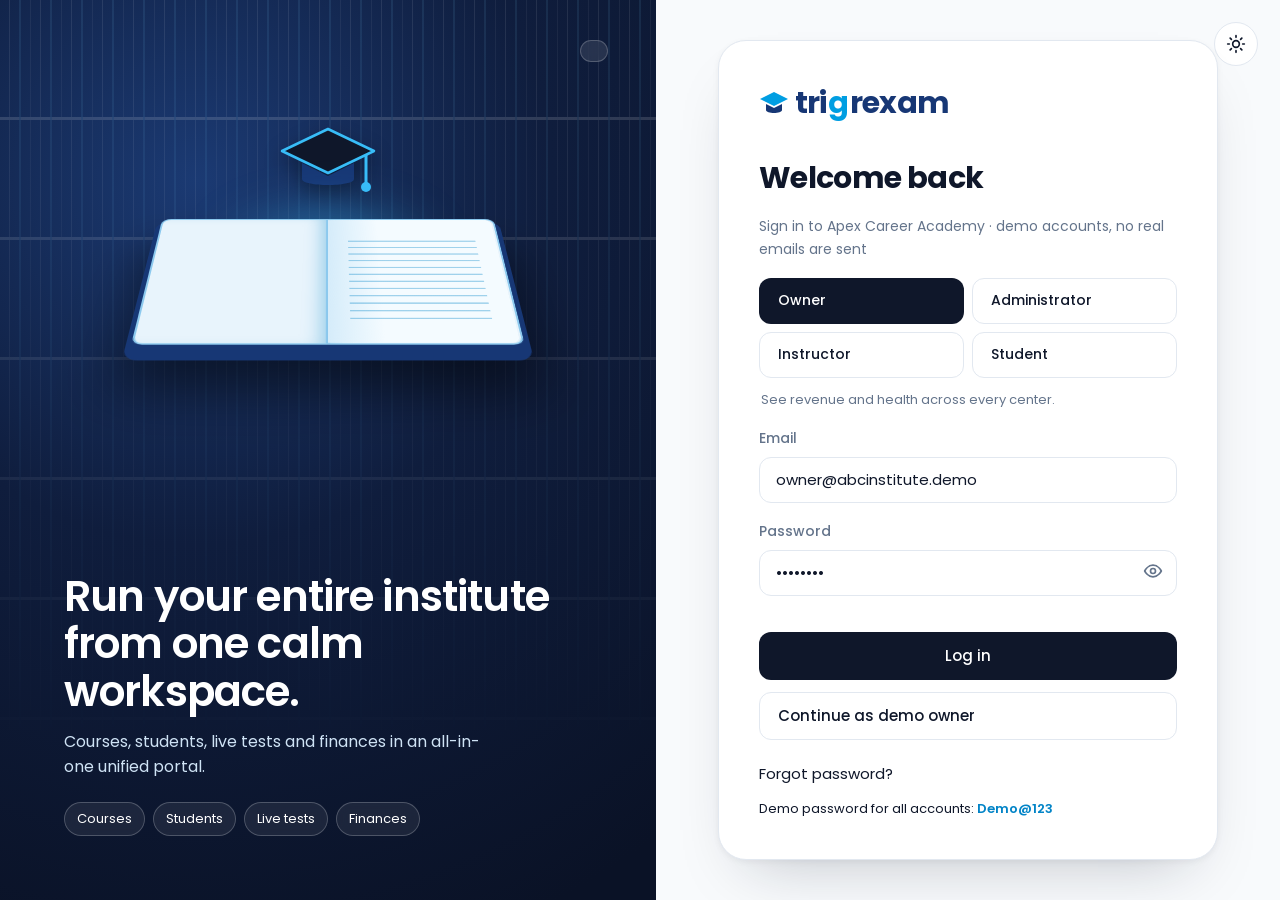
<file: index.html>
<!DOCTYPE html>
<html lang="en">
<head>
    <meta charset="UTF-8">
    <meta name="viewport" content="width=device-width, initial-scale=1.0">
    <title>New System Architecture</title>
</head>
<body>
    <script>
        window.location.href = "/auth.html";
    </script>
</body>
</html>
</file>
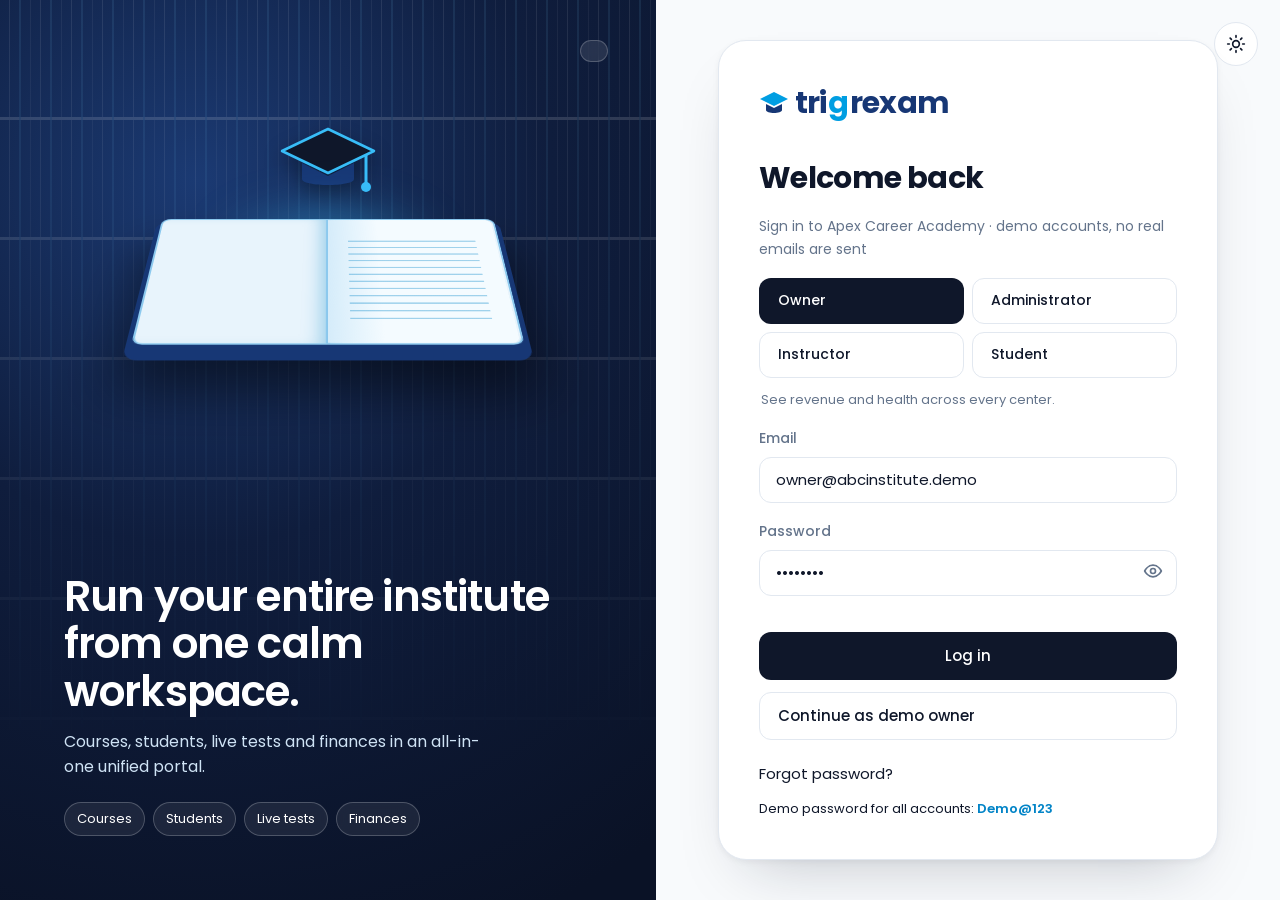
<file: auth.html>
<!DOCTYPE html>
<html lang="en">
<head>
<meta charset="utf-8">
<meta name="viewport" content="width=device-width, initial-scale=1">
<title>trigrexam · Sign in</title>
<link rel="preconnect" href="https://fonts.googleapis.com">
<link rel="preconnect" href="https://fonts.gstatic.com" crossorigin>
<link href="https://fonts.googleapis.com/css2?family=Poppins:wght@400;500;600;700&display=swap" rel="stylesheet">
<style>
:root{--bg:#f8fafc;--card:#fff;--line:#e2e8f0;--ink:#0f172a;--mute:#64748b;--pri:#0284c7;--sky:#009EE2;--navy:#173775;--btn:#0f172a;--btnink:#fff;--field:#fff;--err:#e11d48;--ok:#16a34a;--shadow:0 30px 60px -30px rgba(15,23,42,.25),0 2px 6px rgba(15,23,42,.05)}
[data-theme=dark]{--bg:#0b0f19;--card:#131b2e;--line:#1e293b;--ink:#f1f5f9;--mute:#94a3b8;--pri:#38bdf8;--sky:#38bdf8;--navy:#93c5fd;--btn:#38bdf8;--btnink:#0b0f19;--field:#0f1626;--shadow:0 30px 60px -30px rgba(0,0,0,.7)}
*{box-sizing:border-box;margin:0}
html,body{height:100%}
body{font-family:Poppins,system-ui,sans-serif;background:var(--bg);color:var(--ink);display:grid;grid-template-columns:1.05fr 1fr;min-height:100vh;overflow-x:hidden}
::view-transition-old(root),::view-transition-new(root){animation:none;mix-blend-mode:normal}
:focus-visible{outline:3px solid var(--sky);outline-offset:2px}

/* ---------- left: the classroom ---------- */
.stage{position:relative;overflow:hidden;background:radial-gradient(120% 90% at 30% 20%,#1b3a73 0%,#0f1d3d 45%,#0a1226 100%);color:#fff;display:flex;flex-direction:column;justify-content:flex-end;padding:clamp(28px,5vw,64px);min-height:100vh}
.shelves{position:absolute;inset:0;opacity:.16;background:
 repeating-linear-gradient(90deg,transparent 0 9px,rgba(255,255,255,.55) 9px 10px,transparent 10px 19px,rgba(125,211,252,.6) 19px 21px,transparent 21px 30px,rgba(255,255,255,.35) 30px 31px),
 linear-gradient(transparent 0 calc(100% - 3px),#fff 0);background-size:auto,100% 120px;-webkit-mask:linear-gradient(180deg,#000,transparent 85%);mask:linear-gradient(180deg,#000,transparent 85%);animation:pan 60s linear infinite}
@keyframes pan{to{background-position:620px 0,0 0}}
#fx{position:absolute;inset:0;width:100%;height:100%}
.book-wrap{position:absolute;left:50%;top:15%;width:min(360px,60%);aspect-ratio:1.5;transform:translateX(-50%);perspective:900px}
.book{position:absolute;inset:18% 0 0;transform-style:preserve-3d;transform:rotateX(52deg);animation:bob 6s ease-in-out infinite}
@keyframes bob{50%{transform:rotateX(46deg) translateY(-8px)}}
.half{position:absolute;top:0;bottom:0;width:50%;background:#e8f4fc;border:2px solid #8cc9ee}
.half.l{left:0;border-radius:10px 0 0 10px;box-shadow:inset -14px 0 18px -10px rgba(2,132,199,.35)}
.half.r{right:0;border-radius:0 10px 10px 0;box-shadow:inset 14px 0 18px -10px rgba(2,132,199,.35)}
.cover{position:absolute;inset:-8px -8px -10px;background:#173775;border-radius:14px;transform:translateZ(-10px);box-shadow:0 40px 60px rgba(0,0,0,.5)}
.pg{position:absolute;top:3px;bottom:3px;left:50%;width:calc(50% - 4px);transform-origin:left center;background:linear-gradient(90deg,#d5ecfa,#f4fbff 30%);border-radius:0 8px 8px 0;transform:rotateY(0);animation:flip 4.8s cubic-bezier(.6,.05,.3,1) infinite;animation-delay:calc(var(--i)*.55s);backface-visibility:visible}
.pg::before{content:"";position:absolute;inset:14% 12%;background:repeating-linear-gradient(transparent 0 9px,rgba(2,132,199,.35) 9px 11px)}
@keyframes flip{0%,8%{transform:rotateY(0)}45%,100%{transform:rotateY(-178deg)}}
.glow{position:absolute;left:50%;top:48%;width:70%;height:50%;transform:translate(-50%,-50%);background:radial-gradient(closest-side,rgba(56,189,248,.55),transparent);filter:blur(18px);animation:pulse 3s ease-in-out infinite}
@keyframes pulse{50%{opacity:.45;transform:translate(-50%,-50%) scale(1.15)}}
.cap{position:absolute;left:50%;top:-4%;width:96px;transform:translateX(-50%);animation:toss 5.5s ease-in-out infinite;filter:drop-shadow(0 8px 10px rgba(0,0,0,.35))}
@keyframes toss{0%,55%{transform:translate(-50%,0) rotate(0)}70%{transform:translate(-50%,-70px) rotate(200deg)}85%{transform:translate(-50%,-10px) rotate(340deg)}100%{transform:translate(-50%,0) rotate(360deg)}}
.copy{position:relative;z-index:2;max-width:520px}
.copy h1{font-size:clamp(28px,3.3vw,44px);line-height:1.12;font-weight:600;letter-spacing:-.02em}
.copy p{margin-top:14px;color:#cfe3f5;font-size:16px;line-height:1.6;max-width:44ch}
.subjects{display:flex;gap:8px;flex-wrap:wrap;margin-top:22px}
.subjects span{font-size:13px;padding:6px 12px;border-radius:99px;border:1px solid rgba(255,255,255,.22);background:rgba(255,255,255,.07);backdrop-filter:blur(6px);transition:.4s}
.subjects span.on{background:#38bdf8;color:#0b1b34;border-color:#38bdf8;transform:translateY(-3px)}
.score{position:absolute;right:clamp(20px,4vw,48px);top:clamp(20px,4vw,40px);display:flex;align-items:center;gap:12px;padding:10px 16px 10px 10px;border-radius:99px;background:rgba(255,255,255,.1);border:1px solid rgba(255,255,255,.2);backdrop-filter:blur(8px);font-size:13px;z-index:2}
.score svg{width:40px;height:40px;transform:rotate(-90deg)}
.score circle{fill:none;stroke-width:5}
.score .t{stroke:rgba(255,255,255,.18)}
.score .v{stroke:#7dd3fc;stroke-linecap:round;stroke-dasharray:101;stroke-dashoffset:101;animation:ring 6s ease-in-out infinite}
@keyframes ring{0%{stroke-dashoffset:101}60%,90%{stroke-dashoffset:12}100%{stroke-dashoffset:101}}
.score b{display:block;font-size:15px}

/* ---------- right: sign in ---------- */
.panel{display:grid;place-items:center;padding:28px;position:relative}
.theme{position:absolute;top:22px;right:22px;width:44px;height:44px;border-radius:50%;border:1px solid var(--line);background:var(--card);color:var(--ink);cursor:pointer;display:grid;place-items:center;transition:transform .4s}
.theme:hover{transform:rotate(25deg)}
.theme svg{width:20px;height:20px;fill:none;stroke:currentColor;stroke-width:2;stroke-linecap:round}
.theme .moon{display:none}[data-theme=dark] .theme .sun{display:none}[data-theme=dark] .theme .moon{display:block}
.card{width:min(500px,100%);background:var(--card);border:1px solid var(--line);border-radius:28px;padding:40px;box-shadow:var(--shadow);animation:rise .9s cubic-bezier(.2,.8,.2,1) both}
@keyframes rise{from{opacity:0;transform:translateY(30px) scale(.98)}}
.card.shake{animation:shake .45s}
@keyframes shake{20%,60%{transform:translateX(-9px)}40%,80%{transform:translateX(9px)}}
.logo{font-weight:700;font-size:30px;letter-spacing:-.03em;color:var(--navy);display:flex;align-items:center;gap:2px;margin-bottom:30px}
.logo i{font-style:normal;color:var(--sky)}
.logo svg{width:30px;height:30px;margin-right:4px}
h2{font-size:30px;font-weight:700;letter-spacing:-.02em}
.sub{color:var(--mute);font-size:14px;line-height:1.6;margin:14px 0 18px}
.roles{position:relative;display:grid;grid-template-columns:1fr 1fr;gap:8px}
.roles .pill{position:absolute;z-index:0;border-radius:12px;background:var(--btn);transition:all .45s cubic-bezier(.3,1.3,.5,1);pointer-events:none}
.roles button{position:relative;z-index:1;height:46px;border-radius:12px;border:1px solid var(--line);background:transparent;font:500 14px Poppins;color:var(--ink);text-align:left;padding:0 18px;cursor:pointer;transition:color .3s,border-color .3s}
.roles button[aria-checked=true]{color:var(--btnink);border-color:transparent}
.hint{font-size:13px;color:var(--mute);margin:12px 2px 0;min-height:20px;transition:opacity .25s}
label{display:block;font-size:14px;font-weight:500;color:var(--mute);margin:18px 0 8px}
.field{position:relative}
.field input{width:100%;height:46px;border-radius:12px;border:1px solid var(--line);background:var(--field);color:var(--ink);font:400 15px Poppins;padding:0 44px 0 16px;transition:border-color .2s,box-shadow .2s}
.field input:focus{outline:none;border-color:var(--sky);box-shadow:0 0 0 4px rgba(0,158,226,.16)}
.eye{position:absolute;right:6px;top:5px;width:36px;height:36px;border:0;background:none;color:var(--mute);cursor:pointer;border-radius:8px}
.eye svg{width:20px;height:20px;fill:none;stroke:currentColor;stroke-width:2;stroke-linecap:round;stroke-linejoin:round}
.err{color:var(--err);font-size:13px;min-height:20px;margin-top:10px}
.btn{position:relative;overflow:hidden;width:100%;height:48px;border-radius:12px;border:1px solid var(--line);font:500 15px Poppins;cursor:pointer;display:flex;align-items:center;justify-content:center;gap:10px;transition:transform .2s,background .3s}
.btn:active{transform:scale(.985)}
.go{background:var(--btn);color:var(--btnink);border-color:transparent;margin-top:6px}
.alt{background:transparent;color:var(--ink);margin-top:12px;text-align:left;justify-content:flex-start;padding:0 18px}
.alt:hover{background:var(--bg)}
.rip{position:absolute;border-radius:50%;background:rgba(255,255,255,.45);transform:scale(0);animation:rip .6s ease-out forwards;pointer-events:none}
@keyframes rip{to{transform:scale(4);opacity:0}}
.spin{width:18px;height:18px;border:2.5px solid currentColor;border-right-color:transparent;border-radius:50%;animation:rot .7s linear infinite;display:none}
@keyframes rot{to{transform:rotate(360deg)}}
.go.load .spin{display:block}
.go.done{background:var(--ok);color:#fff}
.go svg{display:none;width:20px;height:20px;fill:none;stroke:#fff;stroke-width:3;stroke-linecap:round;stroke-linejoin:round;stroke-dasharray:24;stroke-dashoffset:24}
.go.done svg{display:block;animation:draw .5s .1s forwards}
@keyframes draw{to{stroke-dashoffset:0}}
.links{margin-top:22px;font-size:15px}
.links a{color:var(--ink);text-decoration:none}.links a:hover{text-decoration:underline}
.demo{font-size:13px;margin-top:14px}
.demo code{font:inherit;font-weight:600;color:var(--pri)}

@media (max-width:900px){body{grid-template-columns:1fr}.stage{min-height:340px;order:-1;padding:24px}.copy p,.subjects{display:none}.book-wrap{top:6%;width:200px}.score{display:none}.card{padding:28px}}
@media (prefers-reduced-motion:reduce){*,*::before,*::after{animation-duration:.001s!important;animation-iteration-count:1!important;transition-duration:.001s!important}}
</style>
</head>
<body>

<aside class="stage" aria-label="Illustration of an open book releasing knowledge">
  <div class="shelves"></div>
  <!-- <canvas id="fx"></canvas> -->
  <div class="score" aria-hidden="true">
    <!-- <svg viewBox="0 0 40 40"><circle class="t" cx="20" cy="20" r="16"/><circle class="v" cx="20" cy="20" r="16" pathLength="100"/></svg> -->
    <!-- <span>Mock test 14<b>Rank improving</b></span> -->
  </div>
  <div class="book-wrap" aria-hidden="true">
    <svg class="cap" viewBox="0 0 96 70"><path d="M48 4 94 26 48 48 2 26Z" fill="#0f172a" stroke="#38bdf8" stroke-width="2.5" stroke-linejoin="round"/><path d="M22 38v16c0 8 52 8 52 0V38L48 51Z" fill="#173775"/><path d="M86 30v28" stroke="#38bdf8" stroke-width="3"/><circle cx="86" cy="62" r="5" fill="#38bdf8"/></svg>
    <div class="glow"></div>
    <div class="book">
      <div class="cover"></div><div class="half l"></div><div class="half r"></div>
      <div class="pg" style="--i:0"></div><div class="pg" style="--i:1"></div><div class="pg" style="--i:2"></div><div class="pg" style="--i:3"></div>
    </div>
  </div>
  <div class="copy">
    <h1>Run your entire institute from one calm workspace.</h1>
    <p>Courses, students, live tests and finances in an all-in-one unified portal.</p>
    <div class="subjects" id="subjects"><span>Courses</span><span>Students</span><span>Live tests</span><span>Finances</span></div>
  </div>
</aside>

<main class="panel">
  <button class="theme" id="theme" aria-label="Switch to dark theme" type="button">
    <svg class="sun" viewBox="0 0 24 24"><circle cx="12" cy="12" r="4"/><path d="M12 2v2M12 20v2M2 12h2M20 12h2M5 5l1.5 1.5M17.5 17.5 19 19M5 19l1.5-1.5M17.5 6.5 19 5"/></svg>
    <svg class="moon" viewBox="0 0 24 24"><path d="M20 14.5A8 8 0 0 1 9.5 4 8 8 0 1 0 20 14.5Z"/></svg>
  </button>

  <form class="card" id="form" novalidate>
    <div class="logo" aria-label="trigrexam">
      <svg viewBox="0 0 30 30" aria-hidden="true"><path d="M15 3 29 10 15 17 1 10Z" fill="var(--sky)"/><path d="M7 15v6c0 4 16 4 16 0v-6l-8 4Z" fill="var(--navy)"/></svg>
      tri<i>g</i>rexam
    </div>
    <h2>Welcome back</h2>
    <p class="sub">Sign in to Apex Career Academy · demo accounts, no real emails are sent</p>

    <div class="roles" id="roles" role="radiogroup" aria-label="Sign in as">
      <span class="pill"></span>
      <button type="button" role="radio" aria-checked="true" data-r="owner">Owner</button>
      <button type="button" role="radio" aria-checked="false" data-r="administrator">Administrator</button>
      <button type="button" role="radio" aria-checked="false" data-r="instructor">Instructor</button>
      <button type="button" role="radio" aria-checked="false" data-r="student">Student</button>
    </div>
    <p class="hint" id="hint" aria-live="polite"></p>

    <label for="email">Email</label>
    <div class="field"><input id="email" type="email" autocomplete="username" value="owner@abcinstitute.demo"></div>
    <label for="pw">Password</label>
    <div class="field">
      <input id="pw" type="password" autocomplete="current-password" value="Demo@123">
      <button type="button" class="eye" id="eye" aria-label="Show password"><svg viewBox="0 0 24 24"><path d="M2 12s3.6-7 10-7 10 7 10 7-3.6 7-10 7S2 12 2 12Z"/><circle cx="12" cy="12" r="3"/></svg></button>
    </div>
    <p class="err" id="err" role="alert"></p>

    <button class="btn go" id="go" type="submit"><span class="spin"></span><svg viewBox="0 0 24 24"><path d="M5 12.5 10 17.5 19 7"/></svg><span id="golabel">Log in</span></button>
    <button class="btn alt" id="demo" type="button">Continue as demo owner</button>
    <p class="links"><a href="#">Forgot password?</a></p>
    <p class="demo">Demo password for all accounts: <code>Demo@123</code></p>
  </form>
</main>

<script>
(()=>{
const $=s=>document.querySelector(s), root=document.documentElement;
const R={owner:['owner@abcinstitute.demo','Owner','See revenue and health across every center.'],
administrator:['admin@abcinstitute.demo','Administrator','Admit students, schedule tests and build packages.'],
instructor:['instructor@abcinstitute.demo','Instructor','Run live classes and follow each student’s progress.'],
student:['student@abcinstitute.demo','Student','Take tests, watch lectures and keep your streak.']};
let role='owner';

/* ---- role selector with sliding pill ---- */
const roles=$('#roles'),pill=roles.querySelector('.pill'),btns=[...roles.querySelectorAll('button')];
function place(){const b=roles.querySelector('[aria-checked=true]');if(!b)return;Object.assign(pill.style,{left:b.offsetLeft+'px',top:b.offsetTop+'px',width:b.offsetWidth+'px',height:b.offsetHeight+'px'})}
function setRole(r,fromUser){role=r;btns.forEach(b=>b.setAttribute('aria-checked',b.dataset.r===r));place();
 $('#email').value=R[r][0];$('#err').textContent='';
 const h=$('#hint');h.style.opacity=0;setTimeout(()=>{h.textContent=R[r][2];h.style.opacity=1},180);
 $('#demo').textContent='Continue as demo '+R[r][1].toLowerCase();}
btns.forEach(b=>b.addEventListener('click',()=>setRole(b.dataset.r,true)));
addEventListener('resize',place);document.fonts&&document.fonts.ready.then(place);
setRole('owner');place();

/* ---- password eye ---- */
$('#eye').onclick=()=>{const p=$('#pw'),s=p.type==='password';p.type=s?'text':'password';$('#eye').setAttribute('aria-label',s?'Hide password':'Show password')};

/* ---- ripple ---- */
document.querySelectorAll('.btn').forEach(b=>b.addEventListener('pointerdown',e=>{const r=b.getBoundingClientRect(),d=Math.max(r.width,r.height)/2,s=document.createElement('span');s.className='rip';s.style.cssText=`width:${d}px;height:${d}px;left:${e.clientX-r.left-d/2}px;top:${e.clientY-r.top-d/2}px`;b.appendChild(s);setTimeout(()=>s.remove(),650)}));

/* ---- sign in ---- */
const form=$('#form'),go=$('#go');
function fail(m){$('#err').textContent=m;form.classList.remove('shake');void form.offsetWidth;form.classList.add('shake')}
function signIn(){
 if(go.classList.contains('load')||go.classList.contains('done'))return;
 const em=$('#email').value.trim(),pw=$('#pw').value;
 if(!/^\S+@\S+\.\S+$/.test(em))return fail('Enter a valid email address.');
 if(pw!=='Demo@123')return fail('Password doesn’t match. Demo accounts use Demo@123.');
 $('#err').textContent='';go.classList.add('load');$('#golabel').textContent='Signing in';
 setTimeout(()=>{go.classList.remove('load');go.classList.add('done');$('#golabel').textContent='Opening '+R[role][1]+' workspace';confetti();
  setTimeout(()=>{
    try{
      localStorage.setItem('trigrexam_active_role', role);
      window.location.href = 'basic.html';
    }catch(e){}
  }, 1000);
 },1100);
}
form.addEventListener('submit',e=>{e.preventDefault();signIn()});
$('#demo').onclick=()=>{$('#email').value=R[role][0];$('#pw').value='Demo@123';signIn()};

/* ---- circular-reveal theme toggle ---- */
$('#theme').addEventListener('click',e=>{
 const next=root.dataset.theme==='dark'?'light':'dark';
 const apply=()=>{root.dataset.theme=next;$('#theme').setAttribute('aria-label','Switch to '+(next==='dark'?'light':'dark')+' theme')};
 if(!document.startViewTransition||matchMedia('(prefers-reduced-motion:reduce)').matches)return apply();
 const x=e.clientX,y=e.clientY,r=Math.hypot(Math.max(x,innerWidth-x),Math.max(y,innerHeight-y));
 document.startViewTransition(apply).ready.then(()=>root.animate({clipPath:[`circle(0 at ${x}px ${y}px)`,`circle(${r}px at ${x}px ${y}px)`]},{duration:700,easing:'cubic-bezier(.4,0,.2,1)',pseudoElement:'::view-transition-new(root)'}));
});

/* ---- highlight a subject chip in turn ---- */
const chips=[...document.querySelectorAll('#subjects span')];let ci=0;
setInterval(()=>{chips.forEach((c,i)=>c.classList.toggle('on',i===ci));ci=(ci+1)%chips.length},1600);

/* ---- canvas: knowledge rising from the book ---- */
const cv=$('#fx'),cx=cv.getContext('2d'),book=document.querySelector('.book-wrap'),stage=document.querySelector('.stage');
const G=['∑','π','∫','√','A+','E=mc²','x²','Δ','H₂O','∞','θ','a²+b²','DNA','log','42','✓','?','α'];
let W,H,P=[],C=[],mx=-999,my=-999,dpr=Math.min(devicePixelRatio||1,2);
const reduce=matchMedia('(prefers-reduced-motion:reduce)').matches;
function size(){const r=stage.getBoundingClientRect();W=r.width;H=r.height;cv.width=W*dpr;cv.height=H*dpr;cx.setTransform(dpr,0,0,dpr,0,0)}
size();addEventListener('resize',size);
stage.addEventListener('pointermove',e=>{const r=stage.getBoundingClientRect();mx=e.clientX-r.left;my=e.clientY-r.top});
stage.addEventListener('pointerleave',()=>{mx=my=-999});
function spawn(){const b=book.getBoundingClientRect(),s=stage.getBoundingClientRect(),m=Math.random();
 P.push({x:b.left-s.left+b.width*(.3+m*.4),y:b.top-s.top+b.height*.55,vx:(m-.5)*.7,vy:-(.4+Math.random()*.7),g:G[Math.random()*G.length|0],s:14+Math.random()*16,a:0,l:0,max:420+Math.random()*260,ph:Math.random()*6})}
function confetti(){const s=stage.getBoundingClientRect(),cols=['#38bdf8','#009EE2','#7dd3fc','#fcd34d','#a5f3c4','#c4b5fd'];
 const b=book.getBoundingClientRect();
 for(let i=0;i<110;i++){const a=Math.random()*Math.PI*2,v=3+Math.random()*7;C.push({x:b.left-s.left+b.width/2,y:b.top-s.top+b.height*.4,vx:Math.cos(a)*v,vy:Math.sin(a)*v-5,w:5+Math.random()*6,h:3+Math.random()*4,r:Math.random()*6,vr:(Math.random()-.5)*.4,c:cols[i%cols.length],l:0})}}
let t=0;
function frame(){
 cx.clearRect(0,0,W,H);t++;
 if(t%(reduce?40:9)===0&&P.length<46)spawn();
 for(const p of P){
  p.l++;p.x+=p.vx+Math.sin(t*.02+p.ph)*.25;p.y+=p.vy;
  const dx=p.x-mx,dy=p.y-my,d=Math.hypot(dx,dy);
  if(d<120){const f=(120-d)/120*2.2;p.x+=dx/d*f;p.y+=dy/d*f}
  const k=p.l/p.max;p.a=Math.min(1,p.l/40)*(1-k*k*k);
 }
 P=P.filter(p=>p.l<p.max&&p.y>-30);
 cx.lineWidth=1;
 for(let i=0;i<P.length;i++)for(let j=i+1;j<P.length;j++){const a=P[i],b=P[j],d=Math.hypot(a.x-b.x,a.y-b.y);
  if(d<120){cx.strokeStyle=`rgba(125,211,252,${(1-d/120)*.35*Math.min(a.a,b.a)})`;cx.beginPath();cx.moveTo(a.x,a.y);cx.lineTo(b.x,b.y);cx.stroke()}}
 cx.textAlign='center';cx.textBaseline='middle';
 for(const p of P){cx.font=`600 ${p.s}px Poppins,sans-serif`;cx.fillStyle=`rgba(186,230,253,${p.a*.9})`;cx.shadowColor='rgba(56,189,248,.8)';cx.shadowBlur=10;cx.fillText(p.g,p.x,p.y)}
 cx.shadowBlur=0;
 for(const c of C){c.l++;c.vy+=.22;c.vx*=.985;c.x+=c.vx;c.y+=c.vy;c.r+=c.vr;
  cx.save();cx.translate(c.x,c.y);cx.rotate(c.r);cx.globalAlpha=Math.max(0,1-c.l/150);cx.fillStyle=c.c;cx.fillRect(-c.w/2,-c.h/2,c.w,c.h);cx.restore()}
 C=C.filter(c=>c.l<150);
 requestAnimationFrame(frame);
}
frame();
})();
</script>
</body>
</html>
</file>
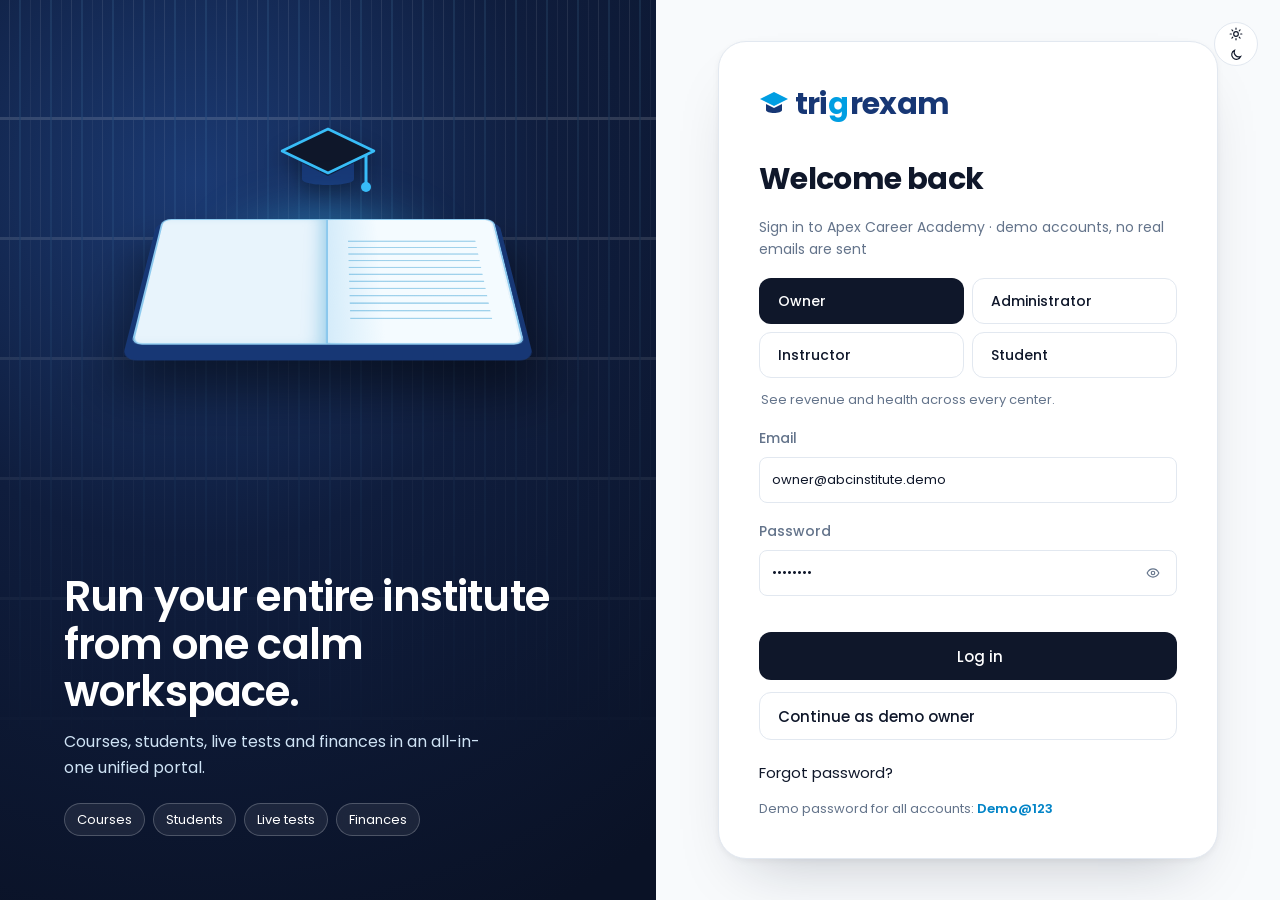
<file: basic.html>
<!DOCTYPE html>
<html lang="en">
<head>
  <meta charset="utf-8">
  <meta name="viewport" content="width=device-width, initial-scale=1, viewport-fit=cover">
  <title>trigrexam · Modern SaaS Workspace</title>
  <link rel="preconnect" href="https://fonts.googleapis.com">
  <link rel="preconnect" href="https://fonts.gstatic.com" crossorigin>
  <link rel="stylesheet" href="https://fonts.googleapis.com/css2?family=Poppins:wght@400;500;600;700&display=swap">
  <link rel="stylesheet" href="style.css?v=2.4">
  <link rel="stylesheet" href="refine.css?v=2.4">
</head>
<body>
  <div id="app"></div>
  <div id="m"></div>
  <div id="c"></div>
  <div id="d"></div>
  <div id="t" hidden></div>
  <script src="script.js?v=2.4"></script>
  <script src="course.js?v=2.4"></script>
  <script src="refine.js?v=2.4"></script>
</body>
</html>
</file>
<file: style.css>
/* trigrexam Modern SaaS Workspace Stylesheet */
:root {
  --p: #0284c7;
  --pd: #0369a1;
  --pl: #e0f2fe;
  --t: #f0f9ff;
  --bg: #f8fafc;
  --s: #ffffff;
  --card: #ffffff;
  --card-bg: #ffffff;
  --tx: #0f172a;
  --ink: #0f172a;
  --m: #64748b;
  --mute: #64748b;
  --b: #e2e8f0;
  --line: #e2e8f0;
  --lb: #bae6fd;
  --pc: #38bdf8;
  --nv: #0f172a;
  --rd: #ef4444;
  --wn: #f59e0b;
  --gn: #10b981;
  --pu: #8b5cf6;
  --pk: #ec4899;
  color-scheme: light;
  box-sizing: border-box;
}

/* ============================================================== */
/* ENTERPRISE DARK THEME (Linear / Vercel / Stripe Aesthetic)    */
/* Neutral Deep Charcoal Canvas (#0D1117)                         */
/* Slightly Elevated Surfaces (#151B26)                          */
/* Highly Elevated Modals / Menus / Tooltips (#1C2333)           */
/* Subtle Borders (#252D3A)                                      */
/* Primary Off-White Text (#E6EDF3)                              */
/* Muted Secondary Text (#8B949E)                                */
/* Subdued Micro Text / Placeholders (#6E7681)                   */
/* ============================================================== */
[data-theme="dark"] {
  --p: #38bdf8;
  --pd: #0284c7;
  --pl: rgba(56, 189, 248, 0.12);
  --t: #151b26;
  --bg: #0d1117;
  --s: #151b26;
  --card: #151b26;
  --card-bg: #151b26;
  --tx: #e6edf3;
  --ink: #e6edf3;
  --m: #8b949e;
  --mute: #8b949e;
  --b: #252d3a;
  --line: #252d3a;
  --lb: #252d3a;
  --pc: #38bdf8;
  --nv: #e6edf3;
  --rd: #f87171;
  --wn: #fbbf24;
  --gn: #34d399;
  --pu: #c084fc;
  --pk: #f472b6;
  color-scheme: dark;
}

/* Base Canvas & Global Defaults */
[data-theme="dark"] body {
  background: #0d1117;
  color: #e6edf3;
  -webkit-font-smoothing: antialiased;
}

[data-theme="dark"] ::selection {
  background: rgba(56, 189, 248, 0.25);
  color: #ffffff;
}

[data-theme="dark"] :focus-visible {
  outline: 2px solid #38bdf8;
  outline-offset: 2px;
}

/* Sidebar & Navigation (Blends seamlessly with #0D1117 workspace) */
[data-theme="dark"] .sb {
  background: #0d1117;
  border-right-color: #252d3a;
}
[data-theme="dark"] .lg {
  border-bottom-color: #252d3a;
}
[data-theme="dark"] .prof {
  background: #0d1117;
  border-bottom-color: #252d3a;
}
[data-theme="dark"] .prof b {
  color: #e6edf3;
}
[data-theme="dark"] .prof small {
  color: #8b949e;
}
[data-theme="dark"] .prof img {
  border-color: #252d3a;
}
[data-theme="dark"] .dot {
  box-shadow: 0 0 0 2px #0d1117;
}
[data-theme="dark"] .nh {
  color: #6e7681;
}

[data-theme="dark"] nav a {
  color: #8b949e;
  transition: background 0.15s ease, color 0.15s ease;
}
[data-theme="dark"] nav a svg {
  color: #6e7681;
  transition: color 0.15s ease;
}
[data-theme="dark"] nav a:hover {
  background: #151b26;
  color: #e6edf3;
}
[data-theme="dark"] nav a:hover svg {
  color: #e6edf3;
}
/* Linear / Vercel style active navigation: elevated neutral surface with subtle ring */
[data-theme="dark"] nav a.on {
  background: #1c2433 !important;
  color: #e6edf3 !important;
  font-weight: 600 !important;
  box-shadow: inset 0 0 0 1px #2b3547 !important;
}
[data-theme="dark"] nav a.on svg {
  color: #38bdf8 !important;
}

/* Submenu & Dropdowns in Sidebar */
[data-theme="dark"] .nav-group-header {
  color: #8b949e;
}
[data-theme="dark"] .nav-group-header:hover {
  background: #151b26;
  color: #e6edf3;
}
[data-theme="dark"] .nav-group-header.active-group {
  color: #e6edf3;
}
[data-theme="dark"] .nav-group-header.active-group svg {
  color: #38bdf8;
}
[data-theme="dark"] .nav-group-header .nav-chevron {
  color: #6e7681;
}
[data-theme="dark"] .sub-nav-item {
  color: #8b949e;
}
[data-theme="dark"] .sub-nav-item:hover {
  background: #151b26;
  color: #e6edf3;
}
[data-theme="dark"] .sub-nav-item .sub-circle {
  border-color: #6e7681;
}
[data-theme="dark"] .sub-nav-item.on {
  background: rgba(56, 189, 248, 0.08) !important;
  color: #38bdf8 !important;
  font-weight: 600 !important;
}
[data-theme="dark"] .sub-nav-item.on .sub-circle {
  border-color: #38bdf8;
  background: #38bdf8;
}

/* Role Switcher & Bottom Utility in Sidebar */
[data-theme="dark"] .swr {
  background: #0d1117;
  border-top-color: #252d3a;
}
[data-theme="dark"] .swb {
  background: #151b26;
  border-color: #252d3a;
  color: #e6edf3;
}
[data-theme="dark"] .swb:hover {
  background: #1c2333;
  border-color: #374151;
}
[data-theme="dark"] .swb svg {
  color: #38bdf8;
}
[data-theme="dark"] em {
  background: rgba(56, 189, 248, 0.12);
  color: #38bdf8;
}
[data-theme="dark"] .pop {
  background: #151b26;
  border-color: #252d3a;
  box-shadow: 0 16px 40px rgba(0, 0, 0, 0.65);
}
[data-theme="dark"] .pop button {
  color: #e6edf3;
}
[data-theme="dark"] .pop button:hover {
  background: #1c2333;
}
[data-theme="dark"] .pop button.on {
  background: #1c2333;
  color: #38bdf8;
}
[data-theme="dark"] .pop small {
  color: #8b949e;
}
[data-theme="dark"] .pom {
  border-bottom-color: #252d3a;
}
[data-theme="dark"] .pom small {
  color: #8b949e;
}
[data-theme="dark"] .seg {
  background: #0d1117;
  border: 1px solid #252d3a;
}
[data-theme="dark"] .seg button {
  color: #8b949e;
}
[data-theme="dark"] .seg button:hover {
  color: #e6edf3;
}
[data-theme="dark"] .seg button.on {
  background: #1c2333;
  color: #e6edf3;
  box-shadow: none;
}

/* Topbar Header (Seamless integration with workspace canvas) */
[data-theme="dark"] .top {
  background: #0d1117;
  border-bottom-color: #252d3a;
  box-shadow: none;
}
[data-theme="dark"] .top select {
  background: #151b26;
  border-color: #252d3a;
  color: #e6edf3;
}
[data-theme="dark"] .thb,
[data-theme="dark"] .hb,
[data-theme="dark"] .ib,
[data-theme="dark"] .uc {
  color: #8b949e;
}
[data-theme="dark"] .thb:hover,
[data-theme="dark"] .hb:hover,
[data-theme="dark"] .ib:hover,
[data-theme="dark"] .uc:hover {
  background: #151b26;
  color: #e6edf3;
}
[data-theme="dark"] .thb {
  color: #fbbf24;
}
[data-theme="dark"] .thb:hover {
  background: #151b26;
  color: #fde047;
  transform: rotate(15deg);
}
[data-theme="dark"] .nb {
  background: #f87171;
  color: #0d1117;
  font-weight: 700;
}
[data-theme="dark"] .lv {
  background: #151b26;
  border: 1px solid #252d3a;
  color: #38bdf8;
  box-shadow: none;
}
[data-theme="dark"] .lv:hover {
  background: #1c2333;
  border-color: #38bdf8;
}
[data-theme="dark"] .lv i {
  background: #34d399;
}
[data-theme="dark"] .uc {
  color: #e6edf3;
}
[data-theme="dark"] .uc img {
  border: 1.5px solid #252d3a;
}

/* Typography, Breadcrumbs & Section Headers */
[data-theme="dark"] .hd h1,
[data-theme="dark"] .dash-head h1,
[data-theme="dark"] .dash-card-title,
[data-theme="dark"] .mc-val,
[data-theme="dark"] .sum b,
[data-theme="dark"] .stu-name {
  color: #e6edf3;
  letter-spacing: -0.02em;
}
[data-theme="dark"] .hd p,
[data-theme="dark"] .dash-head p,
[data-theme="dark"] .dash-card-sub,
[data-theme="dark"] .stu-cell .stu-sub {
  color: #8b949e;
}
[data-theme="dark"] .bc {
  color: #8b949e;
}
[data-theme="dark"] .bc span {
  color: #e6edf3;
}

/* Enterprise Buttons & Controls */
[data-theme="dark"] .b1 {
  background: #e6edf3 !important;
  border-color: #e6edf3 !important;
  color: #0d1117 !important;
  font-weight: 600 !important;
  box-shadow: 0 1px 2px rgba(0, 0, 0, 0.4) !important;
  transition: background 0.15s ease, border-color 0.15s ease, transform 0.15s ease !important;
}
[data-theme="dark"] .b1:hover {
  background: #ffffff !important;
  border-color: #ffffff !important;
  transform: translateY(-1px) !important;
  box-shadow: 0 4px 12px rgba(230, 237, 243, 0.12) !important;
}
[data-theme="dark"] .b2 {
  background: #151b26 !important;
  border-color: #252d3a !important;
  color: #e6edf3 !important;
  font-weight: 500 !important;
  transition: background 0.15s ease, border-color 0.15s ease, color 0.15s ease !important;
}
[data-theme="dark"] .b2:hover {
  background: #1c2333 !important;
  border-color: #374151 !important;
  color: #ffffff !important;
}

/* Form Inputs, Selects & Textareas */
[data-theme="dark"] .in,
[data-theme="dark"] select,
[data-theme="dark"] input:not([type=checkbox]):not([type=radio]),
[data-theme="dark"] textarea {
  background: #0d1117;
  border: 1px solid #252d3a;
  color: #e6edf3;
  border-radius: 8px;
  transition: border-color 0.15s ease, box-shadow 0.15s ease;
}
[data-theme="dark"] .in::placeholder,
[data-theme="dark"] input::placeholder,
[data-theme="dark"] textarea::placeholder {
  color: #6e7681;
}
[data-theme="dark"] .in:focus,
[data-theme="dark"] select:focus,
[data-theme="dark"] input:focus,
[data-theme="dark"] textarea:focus {
  outline: none;
  border-color: #38bdf8;
  box-shadow: 0 0 0 2px rgba(56, 189, 248, 0.2);
}
[data-theme="dark"] label {
  color: #8b949e;
}
[data-theme="dark"] label.ck {
  color: #e6edf3;
}
[data-theme="dark"] fieldset {
  border-color: #252d3a;
}
[data-theme="dark"] legend {
  color: #8b949e;
}

/* ============================================================== */
/* ENTERPRISE KPI CARDS (Consistent Neutral Surfaces & Restrained Accents) */
/* ============================================================== */
[data-theme="dark"] .kpi-card {
  background: #151b26 !important;
  border: 1px solid #252d3a !important;
  border-radius: 14px !important;
  box-shadow: 0 1px 3px rgba(0, 0, 0, 0.2) !important;
  overflow: hidden !important;
  transition: border-color 0.15s ease, transform 0.15s ease, box-shadow 0.15s ease !important;
}
[data-theme="dark"] .kpi-card:hover {
  border-color: #384457 !important;
  transform: translateY(-1px) !important;
  box-shadow: 0 4px 14px rgba(0, 0, 0, 0.35) !important;
}

/* Remove decorative wave SVG gradients completely in dark mode */
[data-theme="dark"] .kpi-card .kpi-svg-bg {
  display: none !important;
}

[data-theme="dark"] .kpi-info .kpi-title {
  color: #8b949e !important;
  font-size: 12.5px !important;
  font-weight: 500 !important;
}
[data-theme="dark"] .kpi-info .kpi-value {
  color: #e6edf3 !important;
  font-size: 26px !important;
  font-weight: 700 !important;
  letter-spacing: -0.02em !important;
}
[data-theme="dark"] .kpi-sub {
  color: #6e7681 !important;
}
[data-theme="dark"] .kpi-trend {
  color: #34d399 !important;
  font-weight: 600 !important;
}

/* Restrained accent icon containers */
[data-theme="dark"] .kpi-icon-box {
  width: 42px !important;
  height: 42px !important;
  border-radius: 10px !important;
  border: 1px solid rgba(255, 255, 255, 0.05) !important;
}
[data-theme="dark"] .kpi-theme-blue .kpi-icon-box {
  background: rgba(56, 189, 248, 0.1) !important;
  color: #38bdf8 !important;
}
[data-theme="dark"] .kpi-theme-green .kpi-icon-box {
  background: rgba(52, 211, 153, 0.1) !important;
  color: #34d399 !important;
}
[data-theme="dark"] .kpi-theme-purple .kpi-icon-box {
  background: rgba(168, 85, 247, 0.1) !important;
  color: #c084fc !important;
}
[data-theme="dark"] .kpi-theme-pink .kpi-icon-box {
  background: rgba(244, 114, 182, 0.1) !important;
  color: #f472b6 !important;
}
[data-theme="dark"] .kpi-theme-amber .kpi-icon-box {
  background: rgba(251, 191, 36, 0.1) !important;
  color: #fbbf24 !important;
}
[data-theme="dark"] .kpi-icon-box svg {
  color: inherit !important;
  width: 20px !important;
  height: 20px !important;
}

/* Quick Action Cards (Neutral Surfaces, Zero Loud Gradients) */
[data-theme="dark"] .qa-card {
  background: #151b26 !important;
  border: 1px solid #252d3a !important;
  box-shadow: 0 1px 3px rgba(0, 0, 0, 0.2) !important;
  border-radius: 12px !important;
  transition: border-color 0.15s ease, transform 0.15s ease, box-shadow 0.15s ease !important;
}
[data-theme="dark"] .qa-card:hover {
  border-color: #384457 !important;
  transform: translateY(-2px) !important;
  box-shadow: 0 6px 16px rgba(0, 0, 0, 0.35) !important;
}
[data-theme="dark"] .qa-blue,
[data-theme="dark"] .qa-purple,
[data-theme="dark"] .qa-pink,
[data-theme="dark"] .qa-amber {
  background: #151b26 !important;
  border-color: #252d3a !important;
}
[data-theme="dark"] .qa-card .qa-ico {
  background: #1c2333 !important;
  border: 1px solid #252d3a !important;
  box-shadow: none !important;
}
[data-theme="dark"] .qa-blue .qa-ico svg { color: #38bdf8 !important; }
[data-theme="dark"] .qa-purple .qa-ico svg { color: #c084fc !important; }
[data-theme="dark"] .qa-pink .qa-ico svg { color: #f472b6 !important; }
[data-theme="dark"] .qa-amber .qa-ico svg { color: #fbbf24 !important; }
[data-theme="dark"] .qa-card .qa-arrow {
  background: #1c2333 !important;
  color: #8b949e !important;
  border: 1px solid #252d3a !important;
}
[data-theme="dark"] .qa-card:hover .qa-arrow {
  background: #252d3a !important;
  color: #e6edf3 !important;
}
[data-theme="dark"] .qa-card b {
  color: #e6edf3 !important;
}
[data-theme="dark"] .qa-card small {
  color: #8b949e !important;
}

/* Dashboard Analytics Cards & Minimalist Chart Styling */
[data-theme="dark"] .dash-card,
[data-theme="dark"] .cd {
  background: #151b26 !important;
  border: 1px solid #252d3a !important;
  border-radius: 12px !important;
  box-shadow: 0 1px 3px rgba(0, 0, 0, 0.2) !important;
}

[data-theme="dark"] .period-tabs {
  background: #0d1117 !important;
  border: 1px solid #252d3a !important;
  border-radius: 8px !important;
}
[data-theme="dark"] .period-btn {
  color: #8b949e !important;
}
[data-theme="dark"] .period-btn:hover {
  color: #e6edf3 !important;
}
[data-theme="dark"] .period-btn.active {
  background: #1c2333 !important;
  color: #e6edf3 !important;
  border: 1px solid #2b3547 !important;
  box-shadow: none !important;
}

/* Refined Minimalist Charts & Tooltips */
[data-theme="dark"] svg line[stroke^="#f1f5f9"],
[data-theme="dark"] svg line[stroke^="#e2e8f0"],
[data-theme="dark"] svg line[stroke*="var(--b"] {
  stroke: #1f2736 !important;
}
[data-theme="dark"] svg text[fill^="#64748b"],
[data-theme="dark"] svg text[fill*="var(--mute"] {
  fill: #8b949e !important;
}
[data-theme="dark"] svg text[fill^="#0f172a"],
[data-theme="dark"] svg text[fill*="var(--ink"] {
  fill: #e6edf3 !important;
}

[data-theme="dark"] .chart-tooltip {
  background: #1c2333 !important;
  border: 1px solid #252d3a !important;
  color: #e6edf3 !important;
  box-shadow: 0 6px 20px rgba(0, 0, 0, 0.5) !important;
}
[data-theme="dark"] .chart-bar-group .bar-pill {
  fill: #1c2333 !important;
  stroke: #252d3a !important;
  stroke-width: 1px !important;
}
[data-theme="dark"] .chart-bar-group .bar-val-text {
  fill: #e6edf3 !important;
}
[data-theme="dark"] .chart-point {
  fill: #151b26 !important;
  stroke: #38bdf8 !important;
}
[data-theme="dark"] .gauge-bg {
  stroke: #1f2736 !important;
}
[data-theme="dark"] .gauge-center-text b {
  color: #e6edf3 !important;
}
[data-theme="dark"] .gauge-center-text small {
  color: #8b949e !important;
}
[data-theme="dark"] .breakdown-item {
  color: #8b949e !important;
}
[data-theme="dark"] .breakdown-item b {
  color: #e6edf3 !important;
}

/* Chart Gradient Palettes (Clean & Restrained) */
[data-theme="dark"] #barGrad stop[offset="0%"] { stop-color: #38bdf8 !important; }
[data-theme="dark"] #barGrad stop[offset="100%"] { stop-color: #0284c7 !important; stop-opacity: 0.55 !important; }
[data-theme="dark"] #testsAreaGrad stop[offset="0%"] { stop-color: #38bdf8 !important; stop-opacity: 0.2 !important; }
[data-theme="dark"] #testsAreaGrad stop[offset="100%"] { stop-color: #38bdf8 !important; stop-opacity: 0.0 !important; }
[data-theme="dark"] #liveHistGrad stop[offset="0%"] { stop-color: #34d399 !important; }
[data-theme="dark"] #liveHistGrad stop[offset="100%"] { stop-color: #059669 !important; }

/* Content Library Pie Chart */
[data-theme="dark"] .content-lib-card {
  background: #151b26 !important;
  border: 1px solid #252d3a !important;
}
[data-theme="dark"] .pie-slice {
  stroke: #151b26 !important;
}
[data-theme="dark"] .pie-legend {
  color: #8b949e !important;
}
[data-theme="dark"] .pie-legend b {
  color: #e6edf3 !important;
}
[data-theme="dark"] .content-stat-item {
  background: #111620 !important;
  border: 1px solid #252d3a !important;
}
[data-theme="dark"] .content-stat-item b {
  color: #e6edf3 !important;
}

/* Tables & Data Grid */
[data-theme="dark"] .tw {
  background: #151b26 !important;
  border: 1px solid #252d3a !important;
  box-shadow: 0 1px 3px rgba(0, 0, 0, 0.2) !important;
}
[data-theme="dark"] th {
  background: #111620 !important;
  color: #8b949e !important;
  border-bottom: 1px solid #252d3a !important;
  font-weight: 600 !important;
}
[data-theme="dark"] td {
  border-bottom: 1px solid #1c2333 !important;
  color: #e6edf3 !important;
}
[data-theme="dark"] tbody tr:hover {
  background: #161f2e !important;
}
[data-theme="dark"] tbody tr:last-child td {
  border-bottom: 0 !important;
}
[data-theme="dark"] .bar .mt,
[data-theme="dark"] .pgn .mt {
  color: #8b949e !important;
}
[data-theme="dark"] .pgb .b2.on {
  background: #1c2333 !important;
  border-color: #38bdf8 !important;
  color: #38bdf8 !important;
  font-weight: 600 !important;
}

/* Semantic Badges & Status Pills (Subdued & Non-Neon) */
[data-theme="dark"] .st.gn,
[data-theme="dark"] .pill-green,
[data-theme="dark"] .sol-badge-correct {
  background: rgba(52, 211, 153, 0.12) !important;
  color: #34d399 !important;
  border: 1px solid rgba(52, 211, 153, 0.25) !important;
}
[data-theme="dark"] .st.bad,
[data-theme="dark"] .pill-red,
[data-theme="dark"] .sol-badge-incorrect {
  background: rgba(248, 113, 113, 0.12) !important;
  color: #f87171 !important;
  border: 1px solid rgba(248, 113, 113, 0.25) !important;
}
[data-theme="dark"] .st.wn,
[data-theme="dark"] .pill-amber {
  background: rgba(251, 191, 36, 0.12) !important;
  color: #fbbf24 !important;
  border: 1px solid rgba(251, 191, 36, 0.25) !important;
}
[data-theme="dark"] .st,
[data-theme="dark"] .pill-blue {
  background: rgba(56, 189, 248, 0.12) !important;
  color: #38bdf8 !important;
  border: 1px solid rgba(56, 189, 248, 0.25) !important;
}
[data-theme="dark"] .pill-purple {
  background: rgba(168, 85, 247, 0.12) !important;
  color: #c084fc !important;
  border: 1px solid rgba(168, 85, 247, 0.25) !important;
}
[data-theme="dark"] .sol-badge-skipped {
  background: rgba(148, 163, 184, 0.12) !important;
  color: #94a3b8 !important;
  border: 1px solid rgba(148, 163, 184, 0.25) !important;
}

/* Modals & Dialogs (Elevated Surfaces) */
[data-theme="dark"] .bd {
  background: rgba(5, 8, 13, 0.8) !important;
  backdrop-filter: blur(4px) !important;
}
[data-theme="dark"] .md {
  background: #151b26 !important;
  border: 1px solid #252d3a !important;
  box-shadow: 0 24px 60px rgba(0, 0, 0, 0.75) !important;
}
[data-theme="dark"] .mh {
  border-bottom: 1px solid #252d3a !important;
}
[data-theme="dark"] .mh b {
  color: #e6edf3 !important;
}
[data-theme="dark"] .x {
  color: #8b949e !important;
}
[data-theme="dark"] .x:hover {
  color: #e6edf3 !important;
}
[data-theme="dark"] .mb {
  color: #e6edf3 !important;
}
[data-theme="dark"] .mf {
  background: #111620 !important;
  border-top: 1px solid #252d3a !important;
}

/* Toast Notification Alert */
[data-theme="dark"] #t {
  background: #1c2333 !important;
  border: 1px solid #252d3a !important;
  color: #e6edf3 !important;
  box-shadow: 0 12px 30px rgba(0, 0, 0, 0.6) !important;
}

/* Task & Communication List Items */
[data-theme="dark"] .task-item,
[data-theme="dark"] .comm-item {
  background: #111620 !important;
  border: 1px solid #252d3a !important;
}
[data-theme="dark"] .task-item:hover {
  background: #161f2e !important;
}
[data-theme="dark"] .task-ico,
[data-theme="dark"] .comm-ico {
  background: #151b26 !important;
  border: 1px solid #252d3a !important;
}
[data-theme="dark"] .task-ico svg,
[data-theme="dark"] .comm-ico svg {
  color: #38bdf8 !important;
}
[data-theme="dark"] .task-info b,
[data-theme="dark"] .comm-left b {
  color: #e6edf3 !important;
}
[data-theme="dark"] .task-info small,
[data-theme="dark"] .comm-left small {
  color: #8b949e !important;
}

/* Direct Messaging & Shopping Ledger */
[data-theme="dark"] .msg-card {
  background: #151b26 !important;
  border: 1px solid #252d3a !important;
}
[data-theme="dark"] .msg-card:hover {
  border-color: #384457 !important;
  box-shadow: 0 6px 18px rgba(0, 0, 0, 0.35) !important;
}
[data-theme="dark"] .msg-card.msg-unread {
  background: #131d2e !important;
  border-left: 3px solid #38bdf8 !important;
}
[data-theme="dark"] .msg-sender-info img {
  border-color: #252d3a !important;
}
[data-theme="dark"] .msg-subject-text {
  color: #e6edf3 !important;
}
[data-theme="dark"] .msg-body-preview {
  color: #8b949e !important;
}
[data-theme="dark"] .msg-detail-box {
  background: #111620 !important;
  border: 1px solid #252d3a !important;
  color: #e6edf3 !important;
}
[data-theme="dark"] .msg-reply-box {
  border-top: 1px solid #252d3a !important;
}
[data-theme="dark"] .token-code-pill {
  background: #111620 !important;
  border: 1px dashed #252d3a !important;
  color: #38bdf8 !important;
}
[data-theme="dark"] .coupon-tag {
  background: rgba(52, 211, 153, 0.12) !important;
  color: #34d399 !important;
  border: 1px solid rgba(52, 211, 153, 0.25) !important;
}
[data-theme="dark"] .receipt-box table th {
  background: transparent !important;
  border-bottom: 1px solid #252d3a !important;
}
[data-theme="dark"] .receipt-box table tr {
  border-bottom-color: #1f2736 !important;
}

/* Student Banner, Drawer, & CBT Views */
[data-theme="dark"] .student-banner {
  background: #151b26 !important;
  border: 1px solid #252d3a !important;
  box-shadow: 0 1px 3px rgba(0, 0, 0, 0.2) !important;
}
[data-theme="dark"] .student-banner h2 {
  color: #e6edf3 !important;
}
[data-theme="dark"] .student-banner p {
  color: #8b949e !important;
}
[data-theme="dark"] .analysis-score-card {
  background: #151b26 !important;
  border: 1px solid #252d3a !important;
  box-shadow: 0 1px 3px rgba(0, 0, 0, 0.2) !important;
}
[data-theme="dark"] .analysis-metric-item b {
  color: #e6edf3 !important;
}
[data-theme="dark"] .analysis-metric-item small {
  color: #8b949e !important;
}
[data-theme="dark"] .analysis-metrics-grid {
  border-top-color: #252d3a !important;
}
[data-theme="dark"] .sol-q-card,
[data-theme="dark"] .pkg-card {
  background: #151b26 !important;
  border: 1px solid #252d3a !important;
  box-shadow: 0 1px 3px rgba(0, 0, 0, 0.2) !important;
}
[data-theme="dark"] .pkg-thumb {
  background: #111620 !important;
  border-bottom: 1px solid #252d3a !important;
}
[data-theme="dark"] .pkg-title {
  color: #e6edf3 !important;
}
[data-theme="dark"] .pkg-meta {
  color: #8b949e !important;
}
[data-theme="dark"] .pkg-price {
  color: #38bdf8 !important;
}
[data-theme="dark"] .sol-drawer {
  background: #111620 !important;
  border-left: 3px solid #38bdf8 !important;
  color: #e6edf3 !important;
}
[data-theme="dark"] .cbt-calc-popup {
  background: #151b26 !important;
  border: 1px solid #252d3a !important;
}
[data-theme="dark"] .cbt-calc-screen {
  background: #0d1117 !important;
  color: #38bdf8 !important;
}
[data-theme="dark"] .cbt-calc-btn {
  background: #1c2333 !important;
  color: #e6edf3 !important;
}
[data-theme="dark"] .cbt-calc-btn:hover {
  background: #252d3a !important;
}
[data-theme="dark"] .cbt-calc-btn.op {
  background: #0284c7 !important;
}

/* Student Profile Drawer */
[data-theme="dark"] .drawer-panel {
  background: #151b26 !important;
  border-left-color: #252d3a !important;
}
[data-theme="dark"] .drawer-head {
  border-bottom-color: #252d3a !important;
}
[data-theme="dark"] .drawer-head-user b {
  color: #e6edf3 !important;
}
[data-theme="dark"] .drawer-tabs {
  border-bottom-color: #252d3a !important;
}
[data-theme="dark"] .drawer-tab {
  color: #8b949e !important;
}
[data-theme="dark"] .drawer-tab.active {
  color: #38bdf8 !important;
  border-bottom-color: #38bdf8 !important;
}
[data-theme="dark"] .drawer-foot {
  border-top-color: #252d3a !important;
  background: #111620 !important;
}
[data-theme="dark"] .dr-info-box,
[data-theme="dark"] .dr-profile-card,
[data-theme="dark"] .cb-card,
[data-theme="dark"] .t-att-card {
  background: #111620 !important;
  border: 1px solid #252d3a !important;
}
[data-theme="dark"] .dr-info-box b {
  color: #e6edf3 !important;
}
[data-theme="dark"] .t-att-foot {
  border-top-color: #252d3a !important;
}
[data-theme="dark"] .em {
  background: #151b26 !important;
  border-color: #252d3a !important;
  color: #8b949e !important;
}
[data-theme="dark"] .role-card-opt {
  background: #111620 !important;
  border-color: #252d3a !important;
}
[data-theme="dark"] .role-card-opt:hover {
  background: #161f2e !important;
  border-color: #38bdf8 !important;
}

/* Additional Components Dark Mode Support (Courses, Teachers, Tests, Announcements, Reviews, Donuts) */
[data-theme="dark"] .tcd,
[data-theme="dark"] .tc,
[data-theme="dark"] .lcard,
[data-theme="dark"] .annc,
[data-theme="dark"] .rcard,
[data-theme="dark"] .rsum,
[data-theme="dark"] .qb,
[data-theme="dark"] .content-res-item {
  background: #151b26 !important;
  border: 1px solid #252d3a !important;
  color: #e6edf3 !important;
}
[data-theme="dark"] .content-res-item:hover {
  background: #161f2e !important;
  border-color: #384457 !important;
}
[data-theme="dark"] .content-res-ico {
  background: #111620 !important;
  border: 1px solid #252d3a !important;
}
[data-theme="dark"] .tc-st > div,
[data-theme="dark"] .tpill,
[data-theme="dark"] .annm {
  background: #111620 !important;
  border: 1px solid #252d3a !important;
  color: #e6edf3 !important;
}
[data-theme="dark"] .tc-st b,
[data-theme="dark"] .annm b,
[data-theme="dark"] .rbig b,
[data-theme="dark"] .sech,
[data-theme="dark"] .cb-title {
  color: #e6edf3 !important;
}
[data-theme="dark"] .annc.pinned {
  background: #192015 !important;
  border-color: #3b4d24 !important;
}
[data-theme="dark"] .annc p,
[data-theme="dark"] .rcard p {
  color: #8b949e !important;
}
[data-theme="dark"] .chip2 {
  background: #1c2333 !important;
  color: #8b949e !important;
}
[data-theme="dark"] .cb-badge {
  background: #1c2333 !important;
  color: #e6edf3 !important;
  border: 1px solid #252d3a !important;
}
[data-theme="dark"] .s-test-btn {
  background: rgba(251, 191, 36, 0.12) !important;
  border-color: rgba(251, 191, 36, 0.25) !important;
  color: #fbbf24 !important;
}
[data-theme="dark"] .s-test-btn:hover {
  background: rgba(251, 191, 36, 0.2) !important;
}
[data-theme="dark"] .donut-course-item {
  background: #111620 !important;
  border: 1px solid #252d3a !important;
}
[data-theme="dark"] .donut-center-info b {
  color: #e6edf3 !important;
}
[data-theme="dark"] .donut-center-info small {
  color: #8b949e !important;
}

[data-theme="dark"] .team-filter-bar .b2.on,
[data-theme="dark"] .tabs .b2.on {
  background: #1c2433 !important;
  border-color: #38bdf8 !important;
  color: #38bdf8 !important;
  font-weight: 600 !important;
}

[data-theme="dark"] span.pill-badge[style*="#0f172a"] {
  background: #1c2433 !important;
  border: 1px solid #252d3a !important;
  color: #e6edf3 !important;
}

/* Sidebar Categorized Navigation (Academic, People, Operations, Finance) */
.nav-section-title {
  font-size: 10.5px;
  color: #64748b;
  padding: 14px 12px 5px;
  text-transform: uppercase;
  letter-spacing: 0.08em;
  font-weight: 600;
  user-select: none;
}
[data-theme="dark"] .nav-section-title {
  color: #8b949e;
}
.nav-section-divider {
  height: 1px;
  background: var(--b);
  margin: 8px 10px 4px;
}
[data-theme="dark"] .nav-section-divider {
  background: #252d3a;
}
body.mini .nav-section-title { display: none; }
body.mini .nav-section-divider { margin: 8px 4px; }

/* Test Actions Dropdown Menu */
.test-actions-menu {
  position: absolute;
  z-index: 1000;
  min-width: 250px;
  max-height: 380px;
  overflow-y: auto;
  background: var(--card);
  border: 1px solid var(--b);
  border-radius: 10px;
  box-shadow: 0 10px 30px rgba(15, 23, 42, 0.16);
  padding: 4px;
}
[data-theme="dark"] .test-actions-menu {
  background: #151b26;
  border-color: #252d3a;
  box-shadow: 0 16px 40px rgba(0, 0, 0, 0.7);
}
.test-action-item {
  display: flex;
  align-items: center;
  justify-content: flex-start;
  padding: 6.5px 12px;
  font-size: 12px;
  font-weight: 500;
  color: var(--tx);
  background: none;
  border: none;
  border-radius: 6px;
  cursor: pointer;
  width: 100%;
  text-align: left;
  transition: background 0.15s ease, color 0.15s ease;
}
.test-action-item:hover {
  background: #f1f5f9;
  color: #0f172a;
}
[data-theme="dark"] .test-action-item:hover {
  background: #1c2333;
  color: #e6edf3;
}
.test-action-item.danger {
  color: #e11d48;
}
.test-action-item.danger:hover {
  background: #fee2e2;
  color: #b91c1c;
}
[data-theme="dark"] .test-action-item.danger:hover {
  background: rgba(248, 113, 113, 0.15);
  color: #f87171;
}

/* Smooth, subtle transitions (150-200ms) */
* {
  transition-duration: 0.18s;
  transition-timing-function: cubic-bezier(0.16, 1, 0.3, 1);
}

/* View Transition API Circular Reveal Animations */
::view-transition-old(root),
::view-transition-new(root) {
  animation: none;
  mix-blend-mode: normal;
}

::view-transition-old(root) {
  z-index: 1;
}
::view-transition-new(root) {
  z-index: 9999;
}

[data-theme="dark"]::view-transition-old(root) {
  z-index: 9999;
}
[data-theme="dark"]::view-transition-new(root) {
  z-index: 1;
}

/* Fallback Ripple Circle for Browsers without View Transition API */
.theme-reveal-circle {
  position: fixed;
  border-radius: 50%;
  pointer-events: none;
  z-index: 99999;
  transform: translate(-50%, -50%);
  animation: circleExpand 0.22s cubic-bezier(0.16, 1, 0.3, 1) forwards;
}
@keyframes circleExpand {
  0% { width: 0; height: 0; opacity: 1; }
  100% { width: 300vmax; height: 300vmax; opacity: 1; }
}

@media (prefers-reduced-motion: reduce) {
  ::view-transition-old(root),
  ::view-transition-new(root),
  .theme-reveal-circle {
    animation: none !important;
  }
}

* { box-sizing: border-box; margin: 0; padding: 0; }
html, body { height: 100%; overflow-x: hidden; }
body {
  font: 13.5px/1.5 Poppins, -apple-system, BlinkMacSystemFont, "Segoe UI", Roboto, sans-serif;
  background: var(--bg);
  color: var(--tx);
  -webkit-font-smoothing: antialiased;
}

#app { min-height: 100%; display: flex; }

/* Sidebar */
.sb {
  width: 245px;
  background: var(--s);
  border-right: 1px solid var(--b);
  display: flex;
  flex-direction: column;
  position: sticky;
  top: 0;
  height: 100vh;
  flex: none;
  z-index: 20;
  transition: width 0.2s cubic-bezier(0.4, 0, 0.2, 1);
}

.lg {
  height: 60px;
  padding: 0 18px;
  display: flex;
  align-items: center;
  border-bottom: 1px solid var(--b);
}
.lg img { height: 32px; max-width: 100%; }
.lgt { font-size: 21px; color: var(--p); font-weight: 700; letter-spacing: -0.5px; }

.prof {
  display: flex;
  gap: 12px;
  align-items: center;
  padding: 14px 18px;
  border-bottom: 1px solid var(--b);
  background: #fbfcfe;
}
.prof img {
  width: 40px;
  height: 40px;
  border-radius: 50%;
  object-fit: cover;
  flex: none;
  border: 2px solid var(--lb);
}
.prof b { display: block; font-size: 13.5px; font-weight: 600; color: var(--tx); }
.prof small { display: flex; align-items: center; gap: 6px; font-size: 11.5px; color: var(--m); }
.dot { width: 7px; height: 7px; border-radius: 50%; background: var(--gn); display: inline-block; box-shadow: 0 0 0 2px #d1fae5; }

.nh {
  font-size: 11px;
  color: #94a3b8;
  padding: 14px 18px 6px;
  text-transform: uppercase;
  letter-spacing: 0.08em;
  font-weight: 600;
}

nav {
  padding: 6px 12px 12px;
  display: flex;
  flex-direction: column;
  gap: 3px;
  flex: 1;
  overflow-y: auto;
}

nav a {
  display: flex;
  gap: 11px;
  align-items: center;
  padding: 9.5px 13px;
  color: #475569;
  font-size: 13px;
  font-weight: 500;
  border-radius: 9px;
  cursor: pointer;
  text-decoration: none;
  transition: all 0.15s ease;
}
nav a svg { width: 18px; height: 18px; flex: none; color: #64748b; transition: color 0.15s ease; }
nav a:hover { background: #f1f5f9; color: #0f172a; }

/* Active Menu Item: Black background & White text */
nav a.on {
  background: #0f172a !important;
  color: #ffffff !important;
  font-weight: 600 !important;
  box-shadow: 0 4px 12px rgba(15, 23, 42, 0.18) !important;
}
nav a.on svg {
  color: #ffffff !important;
}

/* Switcher at bottom */
.swr {
  padding: 12px 14px;
  border-top: 1px solid var(--b);
  position: relative;
  background: #fff;
}
.swb {
  width: 100%;
  display: flex;
  align-items: center;
  gap: 9px;
  justify-content: flex-start;
  padding: 8px 12px;
  border-radius: 9px;
  background: #f8fafc;
  border: 1px solid var(--b);
  font-weight: 500;
  cursor: pointer;
}
.swb:hover { background: #f1f5f9; }
.swb svg { width: 16px; height: 16px; color: var(--p); }
em {
  font-style: normal;
  font-size: 10.5px;
  background: #dbeafe;
  color: #1d4ed8;
  font-weight: 600;
  padding: 1px 6px;
  border-radius: 99px;
  margin-left: auto;
}

.pop {
  position: absolute;
  bottom: 64px;
  left: 12px;
  right: 12px;
  background: var(--s);
  border: 1px solid var(--b);
  border-radius: 12px;
  padding: 6px;
  box-shadow: 0 10px 28px rgba(15, 23, 42, 0.16);
  z-index: 50;
}
.pop button {
  display: flex;
  gap: 10px;
  align-items: center;
  width: 100%;
  text-align: left;
  background: none;
  border: 0;
  color: var(--tx);
  padding: 8px 10px;
  border-radius: 8px;
  cursor: pointer;
  font-size: 12.5px;
}
.pop button:hover { background: #f1f5f9; }
.pop button.on { background: #eff6ff; color: var(--pd); font-weight: 600; }
.pop button img { width: 30px; height: 30px; border-radius: 50%; object-fit: cover; }
.pop small { display: block; color: var(--m); font-size: 11px; }

.pom {
  padding: 8px 10px;
  border-bottom: 1px solid var(--b);
  margin-bottom: 4px;
  display: grid;
  gap: 6px;
}
.pom small { font-weight: 600; color: #475569; text-transform: uppercase; font-size: 10.5px; letter-spacing: 0.05em; }

/* Main Content Area */
main { flex: 1; min-width: 0; display: flex; flex-direction: column; }

.top {
  height: 60px;
  position: sticky;
  top: 0;
  z-index: 15;
  padding: 0 24px;
  background: var(--s);
  border-bottom: 1px solid var(--b);
  display: flex;
  justify-content: space-between;
  align-items: center;
  box-shadow: 0 1px 2px rgba(15, 23, 42, 0.03);
}
.tl { display: flex; align-items: center; gap: 14px; }
.top select {
  min-width: 160px;
  padding: 6px 10px;
  border-radius: 8px;
  border: 1px solid var(--b);
  background: #f8fafc;
  font-size: 12.5px;
  font-weight: 500;
  color: #334155;
  cursor: pointer;
}
/* Theme Toggle Button */
.thb {
  background: none;
  border: 0;
  cursor: pointer;
  width: 36px;
  height: 36px;
  border-radius: 8px;
  display: grid;
  place-items: center;
  color: #475569;
  position: relative;
  transition: background 0.15s, transform 0.2s cubic-bezier(0.16, 1, 0.3, 1);
}
.thb:hover {
  background: #f1f5f9;
  color: var(--tx);
  transform: rotate(15deg);
}
[data-theme="dark"] .thb {
  color: #fbbf24;
}
[data-theme="dark"] .thb:hover {
  background: #1e293b;
  color: #fef08a;
}
.thb svg { width: 19px; height: 19px; }

.hb, .ib {
  background: none;
  border: 0;
  cursor: pointer;
  width: 36px;
  height: 36px;
  border-radius: 8px;
  display: grid;
  place-items: center;
  color: #475569;
  position: relative;
  transition: background 0.15s;
}
.hb:hover, .ib:hover { background: #f1f5f9; color: var(--tx); }
.hb svg, .ib svg { width: 19px; height: 19px; }
.nb {
  position: absolute;
  top: 4px;
  right: 4px;
  background: var(--rd);
  color: #fff;
  font-size: 9.5px;
  font-style: normal;
  min-width: 15px;
  height: 15px;
  border-radius: 9px;
  display: grid;
  place-items: center;
  padding: 0 3px;
  font-weight: 700;
}
.lv {
  background: #0ea5e9;
  color: #fff;
  border: 0;
  border-radius: 99px;
  padding: 6px 14px;
  font-size: 12.5px;
  font-weight: 500;
  cursor: pointer;
  display: flex;
  gap: 7px;
  align-items: center;
  box-shadow: 0 2px 8px rgba(14, 165, 233, 0.25);
  transition: transform 0.15s, background 0.15s;
}
.lv:hover { background: #0284c7; transform: translateY(-1px); }
.lv i { width: 7px; height: 7px; border-radius: 50%; background: #a7f3d0; animation: bl 1.4s infinite; }
@keyframes bl { 50% { opacity: 0.3; } }
.uc {
  display: flex;
  align-items: center;
  gap: 9px;
  background: none;
  border: 0;
  cursor: pointer;
  padding: 4px 8px;
  border-radius: 8px;
  font-size: 13px;
  font-weight: 500;
  color: #334155;
}
.uc:hover { background: #f1f5f9; }
.uc img { width: 32px; height: 32px; border-radius: 50%; object-fit: cover; }
.hr { display: flex; align-items: center; gap: 10px; }

#pg {
  padding: 22px 28px 40px;
  flex: 1;
}

.bc {
  font-size: 12px;
  color: var(--m);
  margin-bottom: 12px;
  display: flex;
  align-items: center;
  gap: 6px;
}
.bc span { color: var(--tx); font-weight: 600; }

.hd {
  display: flex;
  justify-content: space-between;
  align-items: flex-start;
  gap: 14px;
  margin-bottom: 20px;
  flex-wrap: wrap;
}
.hd h1 { font-size: 23px; font-weight: 700; color: #0f172a; letter-spacing: -0.5px; }
.hd p { margin: 3px 0 0; color: var(--m); font-size: 13px; }

/* Buttons & Inputs */
button, select, input, textarea { font: inherit; color: var(--tx); }
.b1, .b2 {
  border-radius: 9px;
  padding: 8px 15px;
  cursor: pointer;
  border: 1px solid var(--b);
  background: var(--s);
  font-size: 13px;
  font-weight: 500;
  display: inline-flex;
  align-items: center;
  gap: 6px;
  transition: all 0.15s ease;
}
.b1 {
  background: #0f172a;
  border-color: #0f172a;
  color: #ffffff;
  box-shadow: 0 2px 6px rgba(15, 23, 42, 0.12);
}
.b1:hover {
  background: #1e293b;
  border-color: #1e293b;
  transform: translateY(-1px);
  box-shadow: 0 4px 12px rgba(15, 23, 42, 0.2);
}
.b2 {
  background: #ffffff;
  color: #334155;
  border-color: var(--b);
}
.b2:hover { background: #f8fafc; border-color: #cbd5e1; }
button:disabled { opacity: 0.5; cursor: not-allowed; }

.in, select, input:not([type=checkbox]):not([type=radio]), textarea {
  padding: 8px 12px;
  border: 1px solid var(--b);
  border-radius: 8px;
  background: #ffffff;
  width: 100%;
  font-size: 13px;
  transition: border-color 0.15s, box-shadow 0.15s;
}
.in:focus, select:focus, input:focus, textarea:focus {
  outline: none;
  border-color: #0284c7;
  box-shadow: 0 0 0 3px rgba(2, 132, 199, 0.12);
}

.bar {
  display: flex;
  gap: 10px;
  align-items: center;
  margin: 12px 0;
  flex-wrap: wrap;
}
.bar .in { max-width: 320px; }
.mt { color: var(--m); font-size: 12.5px; }

/* Tables */
.tw {
  background: var(--s);
  border: 1px solid var(--b);
  border-radius: 12px;
  overflow-x: hidden;
  box-shadow: 0 1px 3px rgba(15, 23, 42, 0.04);
}
table { width: 100%; border-collapse: collapse; table-layout: auto; }
th, td { text-align: left; padding: 11px 16px; border-bottom: 1px solid #f1f5f9; font-size: 13px; }
th {
  font-size: 11.5px;
  color: #64748b;
  font-weight: 600;
  text-transform: uppercase;
  letter-spacing: 0.04em;
  background: #f8fafc;
}
tbody tr:hover { background: #f8fafc; }
tbody tr:last-child td { border: 0; }
td.ac { white-space: nowrap; width: 1%; }

/* Status tags */
.st {
  display: inline-flex;
  align-items: center;
  gap: 4px;
  padding: 2.5px 8.5px;
  border-radius: 99px;
  background: #e0f2fe;
  color: #0369a1;
  font-size: 11.5px;
  font-weight: 600;
}
.st.bad { background: #fee2e2; color: #b91c1c; }
.st.wn { background: #fef3c7; color: #b45309; }
.st.gn { background: #dcfce7; color: #15803d; }

/* Modal & Confirm */
.bd {
  position: fixed;
  inset: 0;
  background: rgba(15, 23, 42, 0.45);
  backdrop-filter: blur(2px);
  display: flex;
  align-items: center;
  justify-content: center;
  padding: 16px;
  z-index: 100;
  animation: fadeIn 0.2s ease;
}
@keyframes fadeIn { from { opacity: 0; } to { opacity: 1; } }
.md {
  background: var(--s);
  border-radius: 14px;
  width: 100%;
  max-width: 520px;
  max-height: 90vh;
  display: flex;
  flex-direction: column;
  box-shadow: 0 20px 40px rgba(15, 23, 42, 0.2);
  animation: modalUp 0.25s cubic-bezier(0.16, 1, 0.3, 1);
}
@keyframes modalUp { from { opacity: 0; transform: translateY(12px) scale(0.98); } to { opacity: 1; transform: translateY(0) scale(1); } }
.mh {
  display: flex;
  justify-content: space-between;
  align-items: center;
  padding: 16px 20px;
  border-bottom: 1px solid var(--b);
}
.mh b { font-size: 16px; font-weight: 600; color: #0f172a; }
.x {
  background: none;
  border: 0;
  font-size: 22px;
  cursor: pointer;
  color: #94a3b8;
  line-height: 1;
}
.x:hover { color: #0f172a; }
.mb { padding: 20px; overflow-y: auto; display: grid; gap: 14px; }
.mf {
  display: flex;
  justify-content: flex-end;
  gap: 10px;
  padding: 14px 20px;
  border-top: 1px solid var(--b);
  background: #fbfcfe;
  border-radius: 0 0 14px 14px;
}
label { display: grid; gap: 5px; font-size: 12.5px; color: #475569; font-weight: 500; }
label.ck { display: flex; gap: 9px; align-items: center; font-size: 13px; color: var(--tx); font-weight: normal; cursor: pointer; }
fieldset { border: 1px solid var(--b); border-radius: 9px; padding: 10px 14px; display: grid; gap: 6px; }
legend { font-size: 12px; color: #64748b; font-weight: 600; padding: 0 4px; }
.er { color: var(--rd); font-size: 12px; margin: 0; }

/* Toast */
#t {
  position: fixed;
  bottom: 24px;
  left: 50%;
  transform: translateX(-50%);
  background: #0f172a;
  color: #ffffff;
  padding: 10px 20px;
  border-radius: 99px;
  z-index: 200;
  font-size: 13px;
  font-weight: 500;
  box-shadow: 0 10px 25px rgba(15, 23, 42, 0.25);
  animation: toastPop 0.3s cubic-bezier(0.16, 1, 0.3, 1);
}
@keyframes toastPop { from { opacity: 0; transform: translate(-50%, 10px); } to { opacity: 1; transform: translate(-50%, 0); } }

/* Cards & Grid generic */
.cd {
  background: var(--s);
  border: 1px solid var(--b);
  border-radius: 12px;
  padding: 18px;
  display: grid;
  gap: 10px;
  box-shadow: 0 1px 3px rgba(15, 23, 42, 0.04);
}
.em {
  padding: 40px 20px;
  text-align: center;
  color: var(--m);
  background: var(--s);
  border: 1.5px dashed var(--b);
  border-radius: 12px;
  font-size: 13px;
}

/* ============================================================ */
/* ADVANCED SAAS DASHBOARD STYLES (Inspired by uploaded designs) */
/* ============================================================ */

/* Top Dashboard Header */
.dash-head {
  display: flex;
  justify-content: space-between;
  align-items: center;
  margin-bottom: 22px;
  flex-wrap: wrap;
  gap: 14px;
}
.dash-head h1 {
  font-size: 26px;
  font-weight: 700;
  color: #0f172a;
  letter-spacing: -0.6px;
  margin-bottom: 4px;
}
.dash-head p {
  color: #64748b;
  font-size: 13.5px;
}
.dash-actions {
  display: flex;
  gap: 10px;
  align-items: center;
}

/* 1. Quick Action Cards (Horizontal gradient action cards) */
.qa-grid {
  display: grid;
  grid-template-columns: repeat(auto-fit, minmax(240px, 1fr));
  gap: 16px;
  margin-bottom: 22px;
}
.qa-card {
  border-radius: 14px;
  padding: 16px 18px;
  display: flex;
  flex-direction: column;
  justify-content: space-between;
  cursor: pointer;
  position: relative;
  overflow: hidden;
  transition: transform 0.2s cubic-bezier(0.16, 1, 0.3, 1), box-shadow 0.2s;
  min-height: 106px;
  text-align: left;
  border: 1px solid rgba(255, 255, 255, 0.7);
}
.qa-card:hover {
  transform: translateY(-3px);
  box-shadow: 0 10px 20px rgba(15, 23, 42, 0.08);
}
.qa-card .qa-top {
  display: flex;
  justify-content: space-between;
  align-items: flex-start;
}
.qa-card .qa-ico {
  width: 36px;
  height: 36px;
  border-radius: 10px;
  display: grid;
  place-items: center;
  background: rgba(255, 255, 255, 0.85);
  box-shadow: 0 2px 5px rgba(0, 0, 0, 0.05);
}
.qa-card .qa-ico svg { width: 19px; height: 19px; }
.qa-card .qa-arrow {
  width: 26px;
  height: 26px;
  border-radius: 50%;
  background: rgba(255, 255, 255, 0.6);
  display: grid;
  place-items: center;
  font-size: 13px;
  color: #0f172a;
  transition: transform 0.2s;
}
.qa-card:hover .qa-arrow {
  transform: translate(2px, -2px);
  background: #ffffff;
}
.qa-card b {
  font-size: 14px;
  font-weight: 600;
  color: #0f172a;
  display: block;
  margin-top: 10px;
}
.qa-card small {
  font-size: 11.5px;
  color: #475569;
  display: block;
  margin-top: 1px;
}

/* Gradient Variants */
.qa-blue { background: linear-gradient(135deg, #e0f2fe 0%, #bae6fd 100%); }
.qa-blue .qa-ico svg { color: #0284c7; }
.qa-purple { background: linear-gradient(135deg, #f3e8ff 0%, #e9d5ff 100%); }
.qa-purple .qa-ico svg { color: #9333ea; }
.qa-pink { background: linear-gradient(135deg, #fce7f3 0%, #fbcfe8 100%); }
.qa-pink .qa-ico svg { color: #db2777; }
.qa-amber { background: linear-gradient(135deg, #ffedd5 0%, #fed7aa 100%); }
.qa-amber .qa-ico svg { color: #ea580c; }

/* 2. Stat Metric Cards & Summary KPI Cards */
.metric-grid, .sum {
  display: grid;
  grid-template-columns: repeat(4, minmax(0, 1fr));
  gap: 16px;
  margin: 18px 0 22px;
}

.kpi-card {
  position: relative;
  width: 100%;
  min-height: 108px;
  border-radius: 24px;
  display: flex;
  flex-direction: column;
  justify-content: center;
  box-shadow: 0 4px 18px rgba(15, 23, 42, 0.04);
  transition: transform 0.2s cubic-bezier(0.16, 1, 0.3, 1), box-shadow 0.2s;
  cursor: default;
  overflow: hidden;
}
.kpi-card:hover {
  transform: translateY(-2px);
  box-shadow: 0 8px 24px rgba(15, 23, 42, 0.07);
}

/* The SVG background scales cleanly across all aspect ratios */
.kpi-card .kpi-svg-bg {
  position: absolute;
  inset: 0;
  width: 100%;
  height: 100%;
  z-index: 1;
  pointer-events: none;
}
.kpi-card .kpi-svg-bg svg {
  width: 100%;
  height: 100%;
  display: block;
}

/* Content layout */
.kpi-card-content {
  position: relative;
  z-index: 2;
  display: flex;
  align-items: center;
  justify-content: space-between;
  padding: 16px 20px;
  width: 100%;
  gap: 12px;
}

.kpi-left {
  display: flex;
  align-items: center;
  gap: 14px;
  min-width: 0;
  flex: 1;
}

.kpi-icon-box {
  width: 46px;
  height: 46px;
  border-radius: 14px;
  display: grid;
  place-items: center;
  flex-shrink: 0;
}
.kpi-icon-box svg {
  width: 22px;
  height: 22px;
}

.kpi-info {
  display: flex;
  flex-direction: column;
  min-width: 0;
}
.kpi-title {
  font-size: 13px;
  font-weight: 500;
  color: #475569;
  line-height: 1.25;
  white-space: nowrap;
  overflow: hidden;
  text-overflow: ellipsis;
}
.kpi-value {
  font-size: clamp(22px, 2vw, 30px);
  font-weight: 700;
  color: #0f172a;
  line-height: 1.1;
  margin-top: 3px;
  letter-spacing: -0.5px;
  white-space: nowrap;
}

.kpi-trend-box {
  display: flex;
  flex-direction: column;
  align-items: flex-end;
  text-align: right;
  flex-shrink: 0;
}
.kpi-trend {
  display: inline-flex;
  align-items: center;
  gap: 3px;
  font-size: 13px;
  font-weight: 600;
  line-height: 1;
}
.kpi-sub {
  font-size: 10.5px;
  color: #94a3b8;
  margin-top: 3px;
  font-weight: 400;
  white-space: nowrap;
}

/* 4 Variant Color Themes matching the uploaded SVG & Image */
/* Blue */
.kpi-theme-blue .kpi-icon-box { background: #E8F5FD; color: #0284c7; }
.kpi-theme-blue .kpi-icon-box svg { color: #0284c7; }
.kpi-theme-blue .kpi-trend { color: #16a34a; }

/* Green */
.kpi-theme-green .kpi-icon-box { background: #EDFAF2; color: #16a34a; }
.kpi-theme-green .kpi-icon-box svg { color: #16a34a; }
.kpi-theme-green .kpi-trend { color: #16a34a; }

/* Purple */
.kpi-theme-purple .kpi-icon-box { background: #F5EDFD; color: #8b5cf6; }
.kpi-theme-purple .kpi-icon-box svg { color: #8b5cf6; }
.kpi-theme-purple .kpi-trend { color: #16a34a; }

/* Pink */
.kpi-theme-pink .kpi-icon-box { background: #FDF2F8; color: #db2777; }
.kpi-theme-pink .kpi-icon-box svg { color: #db2777; }
.kpi-theme-pink .kpi-trend { color: #16a34a; }

/* Amber */
.kpi-theme-amber .kpi-icon-box { background: #FEF3EB; color: #d97706; }
.kpi-theme-amber .kpi-icon-box svg { color: #d97706; }
.kpi-theme-amber .kpi-trend { color: #dc2626; }

/* Interactive Bar Group Hover Styles */
.chart-bar-group .bar-pill,
.chart-bar-group .bar-val-text {
  opacity: 0;
  transition: opacity 0.2s cubic-bezier(0.16, 1, 0.3, 1), transform 0.2s;
  pointer-events: none;
}
.chart-bar-group:hover .bar-pill,
.chart-bar-group:hover .bar-val-text {
  opacity: 1;
  transform: translateY(-2px);
}
.chart-bar-group:hover .svg-bar {
  filter: brightness(1.15);
}

/* Responsive Breakpoints */
@media (max-width: 1400px) {
  .metric-grid, .sum {
    grid-template-columns: repeat(2, 1fr) !important;
    gap: 14px;
  }
}
@media (max-width: 768px) {
  .metric-grid, .sum {
    grid-template-columns: 1fr !important;
    gap: 12px;
  }
  .kpi-card-content {
    padding: 14px 18px;
  }
}

/* 3. Dashboard Analytics Layout (2 columns: 1.6fr and 1fr) */
.dash-row {
  display: grid;
  grid-template-columns: 1.6fr 1fr;
  gap: 18px;
  margin-bottom: 22px;
}
.dash-card {
  background: #ffffff;
  border: 1px solid var(--b);
  border-radius: 14px;
  padding: 20px 22px;
  box-shadow: 0 1px 3px rgba(15, 23, 42, 0.04);
  display: flex;
  flex-direction: column;
}
.dash-card-header {
  display: flex;
  justify-content: space-between;
  align-items: flex-start;
  margin-bottom: 16px;
  flex-wrap: wrap;
  gap: 8px;
}
.dash-card-title {
  font-size: 16px;
  font-weight: 600;
  color: #0f172a;
}
.dash-card-sub {
  font-size: 12px;
  color: #64748b;
  margin-top: 2px;
}

/* Period Switcher Pills (Daily / Weekly / Monthly) */
.period-tabs {
  display: flex;
  background: #f1f5f9;
  border-radius: 8px;
  padding: 3px;
  gap: 2px;
}
.period-btn {
  background: none;
  border: 0;
  padding: 5px 12px;
  border-radius: 6px;
  font-size: 12px;
  font-weight: 500;
  color: #64748b;
  cursor: pointer;
  transition: all 0.15s ease;
}
.period-btn:hover { color: #0f172a; }
.period-btn.active {
  background: #ffffff;
  color: #0f172a;
  font-weight: 600;
  box-shadow: 0 1px 3px rgba(15, 23, 42, 0.08);
}

/* Chart Canvas & SVG Container */
.chart-container {
  flex: 1;
  min-height: 200px;
  position: relative;
  display: flex;
  flex-direction: column;
  justify-content: flex-end;
}
.chart-container svg {
  width: 100% !important;
  height: 180px !important;
  min-height: 175px !important;
  display: block !important;
  overflow: visible !important;
}
.chart-area-path {
  display: block !important;
  opacity: 1 !important;
}
.chart-point {
  display: block !important;
}
.hist-bar {
  display: block !important;
  transform-origin: bottom;
  animation: barGrow 0.7s cubic-bezier(0.16, 1, 0.3, 1) both;
}
.chart-legend {
  display: flex;
  gap: 14px;
  align-items: center;
  font-size: 12px;
  color: #64748b;
  margin-bottom: 12px;
}
.legend-item { display: flex; align-items: center; gap: 6px; }
.legend-dot { width: 9px; height: 9px; border-radius: 50%; }

/* SVG Bar & Curve Animations */
.svg-bar {
  transform-origin: bottom;
  animation: barGrow 0.7s cubic-bezier(0.16, 1, 0.3, 1) both;
  transition: opacity 0.2s, transform 0.2s;
  cursor: pointer;
}
.svg-bar:hover { opacity: 0.85; filter: brightness(1.05); }
@keyframes barGrow {
  from { transform: scaleY(0); }
  to { transform: scaleY(1); }
}

.chart-tooltip {
  position: absolute;
  top: 10px;
  left: 50%;
  transform: translateX(-50%);
  background: #0f172a;
  color: #ffffff;
  padding: 7px 14px;
  border-radius: 8px;
  font-size: 11.5px;
  box-shadow: 0 6px 16px rgba(15, 23, 42, 0.2);
  pointer-events: none;
  display: flex;
  align-items: center;
  gap: 8px;
  z-index: 10;
  animation: fadeIn 0.2s ease;
}

/* 4. Radial Gauge / Speedometer Widget (Assignment Breakdown from Image 1) */
.gauge-box {
  display: flex;
  flex-direction: column;
  align-items: center;
  justify-content: center;
  position: relative;
  padding: 10px 0;
}
.gauge-svg { width: 220px; height: 130px; overflow: visible; }
.gauge-bg { fill: none; stroke: #f1f5f9; stroke-width: 14; stroke-linecap: round; }
.gauge-val {
  fill: none;
  stroke-width: 14;
  stroke-linecap: round;
  transition: stroke-dashoffset 1s cubic-bezier(0.16, 1, 0.3, 1);
}
.gauge-center-text {
  position: absolute;
  top: 65px;
  left: 50%;
  transform: translateX(-50%);
  text-align: center;
}
.gauge-center-text b { font-size: 28px; font-weight: 700; color: #0f172a; display: block; line-height: 1; }
.gauge-center-text small { font-size: 11px; color: #64748b; font-weight: 500; display: block; margin-top: 3px; }

/* Legend Breakdown Grid */
.breakdown-list {
  display: grid;
  grid-template-columns: 1fr 1fr;
  gap: 10px;
  margin-top: 14px;
  width: 100%;
}
.breakdown-item {
  display: flex;
  align-items: center;
  gap: 8px;
  font-size: 12px;
  color: #475569;
}
.breakdown-sq { width: 10px; height: 10px; border-radius: 3px; flex: none; }
.breakdown-item b { color: #0f172a; margin-right: 4px; }

/* 5. Course List / Task Items Widget (Image 1 right side) */
.task-list {
  display: flex;
  flex-direction: column;
  gap: 10px;
}
.task-item {
  display: flex;
  justify-content: space-between;
  align-items: center;
  padding: 11px 14px;
  background: #f8fafc;
  border-radius: 10px;
  border: 1px solid #f1f5f9;
  transition: background 0.15s, transform 0.15s;
}
.task-item:hover { background: #f1f5f9; transform: translateX(2px); }
.task-left { display: flex; align-items: center; gap: 11px; }
.task-ico {
  width: 32px;
  height: 32px;
  border-radius: 8px;
  display: grid;
  place-items: center;
  background: #ffffff;
  box-shadow: 0 1px 3px rgba(0, 0, 0, 0.05);
}
.task-ico svg { width: 17px; height: 17px; }
.task-info b { font-size: 13px; font-weight: 600; color: #0f172a; display: block; }
.task-info small { font-size: 11.5px; color: #64748b; display: block; }
.pill-badge {
  font-size: 11px;
  font-weight: 600;
  padding: 3px 9px;
  border-radius: 99px;
}
.pill-green { background: #dcfce7; color: #166534; }
.pill-red { background: #fee2e2; color: #991b1b; }
.pill-amber { background: #fef3c7; color: #92400e; }
.pill-blue { background: #dbeafe; color: #1e40af; }
.pill-purple { background: #f3e8ff; color: #7e22ce; }
[data-theme="dark"] .pill-purple { background: rgba(168, 85, 247, 0.12) !important; color: #c084fc !important; border: 1px solid rgba(168, 85, 247, 0.25) !important; }

.role-card-opt {
  display: flex;
  align-items: flex-start;
  gap: 12px;
  padding: 12px 14px;
  border: 1.5px solid var(--b);
  border-radius: 12px;
  background: var(--s);
  cursor: pointer;
  transition: all 0.15s ease;
}
.role-card-opt:hover {
  border-color: #0284c7;
  background: #f8fcfe;
}
[data-theme="dark"] .role-card-opt {
  background: #111620 !important;
  border-color: #252d3a !important;
}
[data-theme="dark"] .role-card-opt:hover {
  background: #161f2e !important;
  border-color: #38bdf8 !important;
}
.role-card-opt input[type=checkbox] {
  width: 18px;
  height: 18px;
  accent-color: #0284c7;
  margin-top: 2px;
  cursor: pointer;
}

/* Community / Quick Hub Widget */
.community-box {
  display: flex;
  flex-direction: column;
  gap: 10px;
  margin-top: 10px;
}
.comm-item {
  display: flex;
  align-items: center;
  justify-content: space-between;
  padding: 12px 14px;
  background: #f8fafc;
  border-radius: 10px;
  border: 1px solid #f1f5f9;
}
.comm-left { display: flex; align-items: center; gap: 10px; }
.comm-ico {
  width: 34px;
  height: 34px;
  border-radius: 8px;
  display: grid;
  place-items: center;
  background: #ffffff;
}
.comm-left b { font-size: 13px; font-weight: 600; color: #0f172a; display: block; }
.comm-left small { font-size: 11.5px; color: #64748b; }

/* Student Dashboard Greeting Banner */
.student-banner {
  background: linear-gradient(135deg, #0f172a 0%, #1e293b 100%);
  color: #ffffff;
  border-radius: 14px;
  padding: 22px 26px;
  margin-bottom: 22px;
  display: flex;
  justify-content: space-between;
  align-items: center;
  box-shadow: 0 4px 14px rgba(15, 23, 42, 0.12);
}
.student-banner h2 { font-size: 20px; font-weight: 700; color: #ffffff; margin: 0 0 4px; }
.student-banner p { color: #94a3b8; font-size: 13px; margin: 0; max-width: 520px; }

/* Course Cards Grid */
.cg {
  display: grid;
  grid-template-columns: repeat(auto-fill, minmax(310px, 1fr));
  gap: 20px;
}
.cg .cd {
  padding: 14px;
  gap: 9px;
  transition: transform 0.2s, box-shadow 0.2s;
}
.cg .cd:hover {
  transform: translateY(-3px);
  box-shadow: 0 12px 26px rgba(15, 23, 42, 0.1);
}
.cimw {
  position: relative;
  margin: -14px -14px 4px;
  border-radius: 12px 12px 0 0;
  overflow: hidden;
  background: #e2e8f0;
}
.cim {
  display: block;
  width: 100%;
  height: 180px;
  object-fit: cover;
  transition: transform 0.4s;
}
.cg .cd:hover .cim { transform: scale(1.04); }
.cimw .st {
  position: absolute;
  top: 10px;
  left: 10px;
  width: auto !important;
  max-width: fit-content !important;
  background: #ffffff;
  box-shadow: 0 2px 6px rgba(0, 0, 0, 0.15);
}
.pkg-card .cimw .st {
  left: auto !important;
  right: 10px !important;
  width: auto !important;
  max-width: fit-content !important;
}
.cmd {
  position: absolute;
  top: 10px;
  right: 10px;
  background: rgba(15, 23, 42, 0.85);
  color: #ffffff;
  font-size: 11px;
  padding: 2px 9px;
  border-radius: 99px;
  font-weight: 500;
}

/* Progress bar */
.bar2 {
  height: 6px;
  background: #e2e8f0;
  border-radius: 9px;
  overflow: hidden;
}
.bar2 i {
  display: block;
  height: 100%;
  background: #0284c7;
  border-radius: 9px;
  transform-origin: left;
  animation: gr 0.9s ease both;
}
@keyframes gr { from { transform: scaleX(0); } }

/* Student table styles */
.sum {
  display: grid;
  grid-template-columns: repeat(4, minmax(0, 1fr));
  gap: 16px;
  margin-bottom: 22px;
}
.sum-box-legacy {
  background: #ffffff;
  border: 1px solid var(--b);
  border-radius: 12px;
  padding: 14px 18px;
  border-left: 3px solid #0284c7;
  box-shadow: 0 1px 3px rgba(15, 23, 42, 0.03);
}
.sum span { display: block; font-size: 11.5px; color: var(--m); font-weight: 500; }
.sum b { font-size: 22px; font-weight: 700; color: #0f172a; margin-top: 2px; display: block; }

.pc { display: flex; align-items: center; gap: 10px; }
.pc div { min-width: 0; }
.pc b { display: block; font-weight: 600; color: #0f172a; }
.pc small { display: block; font-size: 11.5px; color: var(--m); }
.avt {
  width: 34px;
  height: 34px;
  border-radius: 8px;
  background: #e0f2fe;
  color: #0369a1;
  display: grid;
  place-items: center;
  font-weight: 600;
  font-size: 12px;
  flex: none;
}
.cbtn {
  background: #f0f9ff;
  color: #0369a1;
  border: 1px solid #bae6fd;
  border-radius: 99px;
  padding: 3px 12px;
  font-size: 12px;
  font-weight: 600;
  cursor: pointer;
  transition: all 0.15s ease;
}
.cbtn:hover { background: #0284c7; color: #ffffff; border-color: #0284c7; }

/* Pagination */
.pgn { justify-content: space-between; flex-wrap: wrap; }
.pgb { display: flex; gap: 4px; flex-wrap: wrap; }
.pgb .b2 { padding: 5px 10px; min-width: 34px; text-align: center; }
.pgb .b2.on { background: #0f172a; border-color: #0f172a; color: #fff; }

/* CSV Import */
.steps { display: flex; gap: 6px; font-size: 12px; }
.steps span {
  flex: 1;
  padding: 7px 10px;
  border-radius: 8px;
  background: #f1f5f9;
  color: var(--m);
  text-align: center;
  font-weight: 500;
}
.steps .on { background: #e0f2fe; color: #0369a1; font-weight: 600; }
.steps .dn { background: #dcfce7; color: #15803d; font-weight: 600; }

.imo { display: grid; grid-template-columns: 1fr 1fr; gap: 12px; }
.imc {
  display: flex;
  flex-direction: column;
  align-items: flex-start;
  gap: 4px;
  padding: 16px;
  border: 1.5px dashed #bae6fd;
  border-radius: 12px;
  background: #f8fcfe;
  cursor: pointer;
  text-align: left;
  color: var(--tx);
  font: inherit;
  transition: all 0.15s ease;
}
.imc:hover { border-color: #0284c7; background: #f0f9ff; }
.imc svg { width: 22px; height: 22px; color: #0284c7; margin-bottom: 4px; }
.imc b { font-size: 13.5px; font-weight: 600; }
.imc small { font-size: 11.5px; color: #64748b; }
.imp {
  display: flex;
  align-items: center;
  gap: 10px;
  flex-wrap: wrap;
  padding: 10px 14px;
  background: #f8fafc;
  border-radius: 10px;
  border: 1px solid var(--b);
}
.imp svg { width: 18px; color: #0284c7; }
.imp span { font-size: 12px; color: var(--m); }
.pv { max-height: 280px; overflow-y: auto; }
.pv th { position: sticky; top: 0; z-index: 2; }
.pv tr.bad td { background: #fff1f2; }

/* Course wizard */
.thu {
  border: 1.5px dashed #bae6fd;
  border-radius: 12px;
  background: #f8fcfe;
  min-height: 140px;
  display: flex;
  flex-direction: column;
  align-items: center;
  justify-content: center;
  gap: 4px;
  cursor: pointer;
  overflow: hidden;
  transition: border-color 0.15s;
}
.thu:hover { border-color: #0284c7; }
.thu svg { width: 28px; height: 28px; color: #0284c7; }
.thu img { width: 100%; height: 200px; object-fit: cover; }
.fg { display: grid; gap: 6px; }
.fg > span { font-size: 12.5px; color: #475569; font-weight: 500; }
.seg { display: flex; gap: 4px; background: #f1f5f9; border-radius: 9px; padding: 3px; }
.seg button {
  flex: 1;
  border: 0;
  background: none;
  padding: 7px;
  border-radius: 7px;
  cursor: pointer;
  color: var(--m);
  font-size: 12.5px;
  font-weight: 500;
  transition: all 0.15s ease;
}
.seg button.on {
  background: #ffffff;
  color: #0f172a;
  font-weight: 600;
  box-shadow: 0 1px 3px rgba(15, 23, 42, 0.1);
}
.sth, .strow {
  display: grid;
  grid-template-columns: 1fr 1.3fr 36px;
  gap: 8px;
  align-items: center;
}
.sth span { font-size: 11.5px; color: #64748b; font-weight: 600; text-transform: uppercase; }
.xs { padding: 6px 0 !important; font-size: 16px; justify-content: center; }
.sl { max-height: 260px; overflow-y: auto; border: 1px solid var(--b); border-radius: 10px; }
.sl label { padding: 8px 12px; border-bottom: 1px solid #f1f5f9; cursor: pointer; }
.sl label:hover { background: #f8fafc; }
.sli { display: grid; }
.sli small { font-size: 11.5px; color: #64748b; }
.g2 { display: grid; grid-template-columns: 1fr 1fr; gap: 12px; }
.crow { grid-template-columns: 1fr auto; align-items: center; }

/* Login */
.lsp { display: grid; grid-template-columns: 1.1fr 1fr; width: 100%; min-height: 100vh; }
.lh {
  background: #0f172a url("https://images.unsplash.com/photo-1523240795612-9a054b0db644?w=1200&q=70&auto=format&fit=crop") center/cover;
  position: relative;
  color: #fff;
  display: flex;
  flex-direction: column;
  justify-content: center;
  padding: 48px;
}
.lh::before { content: ''; position: absolute; inset: 0; background: rgba(15, 23, 42, 0.88); }
.lh > * { position: relative; }
.lh h2 { font-size: 32px; font-weight: 700; line-height: 1.25; max-width: 440px; color: #fff; margin-bottom: 10px; }
.lh p { color: #cbd5e1; font-size: 15px; max-width: 400px; margin: 0; }
.lw { margin: auto; padding: 20px; width: 100%; max-width: 440px; }
.lc {
  background: #ffffff;
  border: 1px solid var(--b);
  border-radius: 14px;
  padding: 32px;
  display: grid;
  gap: 12px;
  box-shadow: 0 10px 30px rgba(15, 23, 42, 0.08);
}
.llg { height: 38px; justify-self: start; margin-bottom: 6px; }
.rt { display: grid; grid-template-columns: 1fr 1fr; gap: 6px; margin-bottom: 4px; }
.rt .on { background: #0f172a; color: #fff; border-color: #0f172a; }

/* Mini sidebar */
body.mini .sb { width: 68px; }
body.mini .lbl, body.mini .prof div, body.mini .nh, body.mini .lg img, body.mini em { display: none; }
body.mini .lg::after { content: 't'; font-weight: 700; font-size: 24px; color: var(--p); margin: auto; }
body.mini .prof { justify-content: center; padding: 12px 0; }
body.mini nav a { justify-content: center; padding: 10px 0; }
body.mini .swb { justify-content: center; }
body.mini .pop { left: 74px; right: auto; width: 230px; bottom: 14px; position: fixed; }

/* Responsive adjustments */
@media (max-width: 1080px) {
  .qa-grid, .metric-grid { grid-template-columns: repeat(2, 1fr); }
  .dash-row { grid-template-columns: 1fr; }
}
@media (max-width: 760px) {
  #app { flex-direction: column; }
  .sb { position: static; height: auto; width: 100% !important; flex-direction: row; align-items: center; border-right: 0; border-bottom: 1px solid var(--b); }
  .prof, .nh, .swr { display: none; }
  nav { flex-direction: row; padding: 8px 12px; overflow-x: auto; }
  nav a .lbl { display: none; }
  .lsp { grid-template-columns: 1fr; }
  .lh { display: none; }
  .qa-grid, .metric-grid { grid-template-columns: 1fr; }
  #pg { padding: 16px; }
}
[hidden] { display: none !important; }

/* ============================================================ */
/* COURSE ECOSYSTEM (subjects, lectures, notes, teachers, ...)   */
/* ============================================================ */
.dng { color: #b91c1c !important; border-color: #fecaca !important; }
.dng:hover { background: #fef2f2 !important; }
.ac, .vact { display: flex; gap: 8px; flex-wrap: wrap; align-items: center; }
td.ac { display: table-cell; }
td.ac .b2, td.ac .b1 { margin-right: 5px; padding: 5px 10px; }
.stars { color: #f59e0b; letter-spacing: 1px; font-size: 13px; }
.sech { font-size: 15px; font-weight: 600; margin: 20px 0 10px; color: #0f172a; }

/* course cards */
.cmeta { display: flex; gap: 6px; flex-wrap: wrap; }
.chip2 { background: #f1f5f9; color: #334155; font-size: 11px; font-weight: 600; padding: 2px 9px; border-radius: 99px; }
.cfoot { display: flex; justify-content: space-between; align-items: center; }
.avs { display: flex; }
.avs img { width: 28px; height: 28px; border-radius: 50%; border: 2px solid #fff; margin-left: -8px; object-fit: cover; }
.avs img:first-child { margin-left: 0; }
.rt2 { font-weight: 600; color: #b45309; font-size: 12.5px; }

/* hero */
.chero { border-radius: 16px; background: linear-gradient(100deg, rgba(15,23,42,.92) 25%, rgba(15,23,42,.55)), var(--img) center/cover; color: #fff; margin-bottom: 18px; overflow: hidden; }
.chero-in { padding: 24px 28px; display: grid; gap: 12px; }
.chero h1 { font-size: 28px; font-weight: 700; letter-spacing: -.5px; }
.chero p { color: #cbd5e1; max-width: 640px; font-size: 13.5px; }
.chb { justify-self: start; background: rgba(255,255,255,.15); color: #fff; border-color: rgba(255,255,255,.25); }
.chb:hover { background: rgba(255,255,255,.28); color: #fff; }
.chbd { display: flex; gap: 8px; flex-wrap: wrap; align-items: center; }
.chip { background: rgba(255,255,255,.16); color: #fff; font-size: 11.5px; font-weight: 600; padding: 3px 11px; border-radius: 99px; backdrop-filter: blur(4px); }
.chs { display: flex; gap: 26px; flex-wrap: wrap; margin-top: 4px; }
.chs b { display: block; font-size: 20px; font-weight: 700; }
.chs small { color: #94a3b8; }
.cha { display: flex; gap: 8px; flex-wrap: wrap; }
.cha .b2 { background: rgba(255,255,255,.95); }

.ctabs { display: flex; gap: 6px; background: #fff; border: 1px solid var(--b); border-radius: 12px; padding: 5px; margin-bottom: 18px; overflow-x: auto; width: fit-content; max-width: 100%; }
.ctabs button { background: none; border: 0; padding: 8px 16px; border-radius: 8px; cursor: pointer; font-size: 13px; font-weight: 500; color: #64748b; white-space: nowrap; transition: all .15s; }
.ctabs button:hover { color: #0f172a; background: #f1f5f9; }
.ctabs button.on { background: #0f172a; color: #fff; font-weight: 600; }
.ovg { display: grid; grid-template-columns: 1.4fr 1fr; gap: 18px; }

/* subjects */
.sdot { width: 34px; height: 34px; border-radius: 10px; color: #fff; display: grid; place-items: center; font-weight: 700; flex: none; }
.sgrid { display: grid; grid-template-columns: repeat(auto-fill, minmax(290px, 1fr)); gap: 18px; }
.scard { background: #fff; border: 1px solid var(--b); border-top: 4px solid var(--sc); border-radius: 14px; padding: 18px; display: grid; gap: 12px; transition: transform .2s, box-shadow .2s; box-shadow: 0 1px 3px rgba(15,23,42,.04); }
.scard:hover { transform: translateY(-3px); box-shadow: 0 12px 26px rgba(15,23,42,.1); }
.sc-top { display: flex; gap: 12px; align-items: center; }
.sc-top b { font-size: 15.5px; display: block; }
.sc-top small { color: var(--m); }
.sc-ico { width: 44px; height: 44px; border-radius: 12px; background: var(--sc); color: #fff; display: grid; place-items: center; font-weight: 700; font-size: 18px; flex: none; }
.sc-t { display: flex; gap: 10px; align-items: center; background: #f8fafc; border-radius: 10px; padding: 9px 12px; }
.sc-t img, .tpill img, .sb-t img { width: 34px; height: 34px; border-radius: 50%; object-fit: cover; }
.sc-t b, .tpill b, .sb-t b { display: block; font-size: 12.5px; }
.sc-t small, .tpill small, .sb-t small { color: var(--m); font-size: 11.5px; }
.sbanner { background: linear-gradient(120deg, var(--sc), #0f172a); color: #fff; border-radius: 16px; padding: 18px 22px; margin-bottom: 16px; display: grid; gap: 12px; }
.sbanner .b2 { justify-self: start; }
.sb-main { display: flex; justify-content: space-between; align-items: center; flex-wrap: wrap; gap: 12px; }
.sb-main h2 { font-size: 24px; margin: 0; color: #fff; }
.sb-main p { color: rgba(255,255,255,.8); }
.sb-t { display: flex; gap: 10px; align-items: center; background: rgba(255,255,255,.14); border-radius: 12px; padding: 8px 14px; }
.sb-t small { color: rgba(255,255,255,.8); }

/* lectures */
.vgrid { display: grid; grid-template-columns: repeat(auto-fill, minmax(290px, 1fr)); gap: 18px; }
.vcard { background: #fff; border: 1px solid var(--b); border-radius: 14px; overflow: hidden; transition: transform .2s, box-shadow .2s; }
.vcard:hover { transform: translateY(-3px); box-shadow: 0 12px 26px rgba(15,23,42,.1); }
.vthumb { position: relative; height: 150px; background: linear-gradient(135deg, var(--sc), #0f172a); cursor: pointer; display: grid; place-items: center; }
.play { width: 54px; height: 54px; border-radius: 50%; background: rgba(255,255,255,.95); color: #0f172a; display: grid; place-items: center; font-size: 20px; padding-left: 4px; transition: transform .2s; box-shadow: 0 6px 18px rgba(0,0,0,.25); }
.vthumb:hover .play { transform: scale(1.12); }
.vnum { position: absolute; top: 10px; left: 12px; background: rgba(0,0,0,.35); color: #fff; font-size: 11px; padding: 2px 9px; border-radius: 99px; }
.dur { position: absolute; bottom: 10px; right: 12px; background: rgba(0,0,0,.65); color: #fff; font-size: 11px; padding: 2px 8px; border-radius: 6px; }
.vdone { position: absolute; top: 10px; right: 12px; background: #10b981; color: #fff; width: 24px; height: 24px; border-radius: 50%; display: grid; place-items: center; font-weight: 700; }
.vb { padding: 14px 16px 16px; display: grid; gap: 6px; }
.vb small { color: var(--m); line-height: 1.4; }
.vb .vact { margin-top: 6px; }
.vp { width: 100%; max-height: 62vh; border-radius: 10px; background: #000; }

/* notes */
.ngrid { display: grid; grid-template-columns: repeat(auto-fill, minmax(330px, 1fr)); gap: 16px; }
.ncard { display: flex; gap: 14px; background: #fff; border: 1px solid var(--b); border-radius: 14px; padding: 16px; transition: box-shadow .2s; }
.ncard:hover { box-shadow: 0 8px 20px rgba(15,23,42,.08); }
.nico { width: 54px; height: 64px; border-radius: 10px; display: grid; place-items: center; font-weight: 700; font-size: 12px; flex: none; }
.nb2 { display: grid; gap: 4px; min-width: 0; }
.nb2 small { color: var(--m); }

/* tests */
.tgrid2 { display: grid; grid-template-columns: repeat(auto-fill, minmax(260px, 1fr)); gap: 16px; }
.tcd { background: #fff; border: 1px solid var(--b); border-radius: 14px; padding: 16px; display: grid; gap: 8px; transition: transform .2s, box-shadow .2s; }
.tcd:hover { transform: translateY(-2px); box-shadow: 0 10px 22px rgba(15,23,42,.08); }
.tcd small { color: var(--m); }
.tcd-top { display: flex; justify-content: space-between; align-items: center; }
.tbadge { background: #ede9fe; color: #6d28d9; font-size: 11px; font-weight: 600; padding: 2px 9px; border-radius: 99px; }
.qlist { display: grid; gap: 12px; }
.qb { border: 1px solid var(--b); border-radius: 12px; padding: 12px; display: grid; gap: 8px; background: #fbfcfe; }
.qh { display: flex; justify-content: space-between; align-items: center; }
.opt { gap: 8px; }
.opt input[type=radio] { width: 16px; height: 16px; accent-color: #0f172a; }

/* teachers */
.tgrid { display: grid; grid-template-columns: repeat(auto-fill, minmax(300px, 1fr)); gap: 18px; }
.tc { background: #fff; border: 1px solid var(--b); border-radius: 16px; padding: 18px; display: grid; gap: 14px; transition: transform .2s, box-shadow .2s; }
.tc:hover { transform: translateY(-3px); box-shadow: 0 12px 26px rgba(15,23,42,.1); }
.tc-h { display: flex; gap: 14px; align-items: center; }
.tc-h small { color: var(--m); display: block; }
.tc-img { width: 64px; height: 64px; border-radius: 50%; object-fit: cover; border: 3px solid #e0f2fe; }
.tc-r { color: #b45309; font-weight: 600; font-size: 12.5px; margin-top: 2px; }
.tc-r span { color: #f59e0b; letter-spacing: 1px; }
.tc-subs { display: flex; gap: 6px; flex-wrap: wrap; }
.tc-st { display: grid; grid-template-columns: repeat(4, 1fr); gap: 8px; }
.tc-st[big] { grid-template-columns: repeat(auto-fit, minmax(110px, 1fr)); }
.tc-st > div { background: #f8fafc; border-radius: 10px; padding: 10px 6px; text-align: center; }
.tc-st b { display: block; font-size: 18px; color: #0f172a; }
.tc-st small { color: var(--m); font-size: 11px; }
.tstrip { display: flex; gap: 12px; flex-wrap: wrap; }
.tpill { display: flex; gap: 10px; align-items: center; background: #f8fafc; border: 1px solid #f1f5f9; border-radius: 12px; padding: 8px 14px; }

/* live classes */
.lgrid { display: grid; grid-template-columns: repeat(auto-fill, minmax(300px, 1fr)); gap: 16px; }
.lcard { background: #fff; border: 1px solid var(--b); border-left: 4px solid #0284c7; border-radius: 14px; padding: 16px; display: grid; gap: 8px; }
.lcard small { color: var(--m); }
.lhead { display: flex; justify-content: space-between; align-items: center; }
.ldate { font-size: 12px; font-weight: 600; color: #0369a1; background: #e0f2fe; padding: 3px 10px; border-radius: 99px; }

/* announcements */
.agrid { display: grid; gap: 14px; max-width: 860px; }
.annc { background: #fff; border: 1px solid var(--b); border-radius: 14px; padding: 16px 18px; display: grid; gap: 8px; }
.annc.pinned { border-color: #fcd34d; background: #fffbeb; }
.annc p { color: #475569; line-height: 1.55; margin: 0; }
.annc-h, .annc-f { display: flex; align-items: center; gap: 10px; flex-wrap: wrap; }
.annc-h small { margin-left: auto; color: var(--m); }
.annc-f { justify-content: space-between; }
.annc-f small { color: var(--m); }
.annc-f span { display: flex; gap: 6px; flex-wrap: wrap; }
.pinl { font-size: 11.5px; color: #b45309; font-weight: 600; }
.abadge { font-size: 11px; font-weight: 700; padding: 3px 10px; border-radius: 99px; flex: none; }
.a-blue { background: #dbeafe; color: #1d4ed8; }
.a-red { background: #fee2e2; color: #b91c1c; }
.a-green { background: #dcfce7; color: #15803d; }
.a-purple { background: #ede9fe; color: #6d28d9; }
.annl { display: grid; gap: 10px; }
.annm { display: flex; gap: 12px; align-items: center; background: #f8fafc; border: 1px solid #f1f5f9; border-radius: 10px; padding: 10px 14px; cursor: pointer; transition: background .15s; }
.annm:hover { background: #f1f5f9; }
.annm b { display: block; font-size: 13px; }
.annm small { color: var(--m); }

/* reviews */
.rsum { display: flex; gap: 30px; align-items: center; flex-wrap: wrap; background: #fff; border: 1px solid var(--b); border-radius: 14px; padding: 18px 24px; margin-bottom: 16px; }
.rbig { display: grid; justify-items: center; }
.rbig b { font-size: 44px; line-height: 1; }
.rbig span { color: #f59e0b; letter-spacing: 2px; }
.rbig small { color: var(--m); }
.rbars { flex: 1; min-width: 220px; display: grid; gap: 6px; }
.rbr { display: grid; grid-template-columns: 26px 1fr 22px; gap: 8px; align-items: center; }
.rgrid { display: grid; grid-template-columns: repeat(auto-fill, minmax(300px, 1fr)); gap: 14px; }
.rcard { background: #fff; border: 1px solid var(--b); border-radius: 14px; padding: 16px; display: grid; gap: 8px; align-content: start; }
.rcard p { color: #475569; margin: 0; }
.rc-h { display: flex; gap: 10px; align-items: center; }
.rcard .b2 { justify-self: start; }

/* activity timeline */
.tline { display: grid; gap: 14px; }
.tl-i { display: flex; gap: 12px; align-items: flex-start; }
.tl-i i { width: 10px; height: 10px; border-radius: 50%; background: #0284c7; margin-top: 5px; box-shadow: 0 0 0 4px #e0f2fe; flex: none; }
.tl-i b { display: block; font-size: 13px; font-weight: 500; }
.tl-i small { color: var(--m); }

@media (max-width: 1080px) { .ovg { grid-template-columns: 1fr; } .tc-st { grid-template-columns: repeat(2, 1fr); } }

/* ============================================================ */
/* RIGHT-SIDE MODAL DRAWER & STUDENT PROFILE / TESTS LIST       */
/* ============================================================ */
.drawer-backdrop {
  position: fixed;
  inset: 0;
  background: rgba(15, 23, 42, 0.45);
  backdrop-filter: blur(3px);
  z-index: 150;
  animation: fadeIn 0.2s ease;
}
.drawer-panel {
  position: fixed;
  top: 0;
  right: 0;
  width: 540px;
  max-width: 95vw;
  height: 100vh;
  background: #ffffff;
  z-index: 160;
  display: flex;
  flex-direction: column;
  box-shadow: -10px 0 35px rgba(15, 23, 42, 0.18);
  animation: drawerSlideIn 0.28s cubic-bezier(0.16, 1, 0.3, 1);
}
@keyframes drawerSlideIn {
  from { transform: translateX(100%); }
  to { transform: translateX(0); }
}
.drawer-head {
  padding: 16px 20px;
  border-bottom: 1px solid var(--b);
  display: flex;
  justify-content: space-between;
  align-items: center;
  background: #fbfcfe;
}
.drawer-head-user {
  display: flex;
  align-items: center;
  gap: 12px;
}
.drawer-head-img {
  width: 44px;
  height: 44px;
  border-radius: 50%;
  object-fit: cover;
  border: 2px solid #bae6fd;
}
.drawer-head-meta b {
  font-size: 15px;
  font-weight: 700;
  color: #0f172a;
  display: block;
}
.drawer-head-meta small {
  font-size: 12px;
  color: #64748b;
  display: flex;
  align-items: center;
  gap: 6px;
}
.drawer-tabs {
  display: flex;
  padding: 0 20px;
  background: #ffffff;
  border-bottom: 1px solid var(--b);
  gap: 8px;
}
.drawer-tab {
  background: none;
  border: 0;
  padding: 12px 14px;
  font-size: 13.5px;
  font-weight: 500;
  color: #64748b;
  border-bottom: 2px solid transparent;
  cursor: pointer;
  transition: all 0.15s;
}
.drawer-tab:hover { color: #0f172a; }
.drawer-tab.active {
  color: #0f172a;
  font-weight: 600;
  border-bottom-color: #0f172a;
}
.drawer-body {
  flex: 1;
  overflow-y: auto;
  padding: 22px;
  display: grid;
  gap: 18px;
  align-content: start;
}
.drawer-foot {
  padding: 14px 20px;
  border-top: 1px solid var(--b);
  display: flex;
  justify-content: flex-end;
  gap: 10px;
  background: #fbfcfe;
}

/* Student Table Cell */
.stu-cell {
  display: flex;
  align-items: center;
  gap: 12px;
  cursor: pointer;
}
.s-img {
  width: 38px;
  height: 38px;
  border-radius: 50%;
  object-fit: cover;
  border: 2px solid #e2e8f0;
  flex: none;
  box-shadow: 0 1px 3px rgba(0,0,0,0.06);
  transition: transform 0.15s;
}
.stu-cell:hover .s-img {
  transform: scale(1.08);
  border-color: #0284c7;
}
.stu-meta {
  display: grid;
  gap: 2px;
}
.stu-name {
  font-size: 13.5px;
  font-weight: 600;
  color: #0f172a;
}
.stu-cell:hover .stu-name {
  color: #0284c7;
}
.stu-sub {
  font-size: 11.5px;
  color: #64748b;
}
.stu-email {
  color: #334155;
  font-size: 13px;
}
.stu-phone {
  color: #475569;
  font-size: 12.5px;
  font-family: inherit;
}
.stu-date {
  color: #64748b;
  font-size: 12px;
  white-space: nowrap;
}
.s-test-btn {
  display: inline-flex;
  align-items: center;
  gap: 5px;
  font-size: 12px;
  padding: 5px 10px;
  background: #fffbeb;
  border-color: #fde68a;
  color: #92400e;
  font-weight: 500;
}
.s-test-btn:hover { background: #fef3c7; }
.s-test-btn svg { width: 14px; height: 14px; color: #d97706; }
.s-view-btn {
  font-size: 12px;
  padding: 5px 10px;
}

/* Course & Batch Card (in popup and drawer) */
.cb-list {
  display: grid;
  gap: 12px;
}
.cb-card {
  background: #f8fafc;
  border: 1px solid var(--b);
  border-radius: 12px;
  padding: 14px 16px;
  display: grid;
  gap: 8px;
  transition: all 0.15s;
}
.cb-card:hover {
  background: #f1f5f9;
  border-color: #cbd5e1;
}
.cb-head {
  display: flex;
  justify-content: space-between;
  align-items: flex-start;
  gap: 10px;
}
.cb-left {
  display: flex;
  gap: 10px;
  align-items: flex-start;
}
.cb-badge {
  background: #0f172a;
  color: #ffffff;
  font-size: 10.5px;
  font-weight: 700;
  padding: 3px 7px;
  border-radius: 6px;
  flex: none;
  margin-top: 2px;
}
.cb-title {
  font-size: 14px;
  font-weight: 600;
  color: #0f172a;
  display: block;
}
.cb-meta {
  font-size: 11.5px;
  color: #64748b;
  display: block;
  margin-top: 2px;
}
.cb-batch-box {
  background: #ffffff;
  border: 1px solid #e2e8f0;
  border-radius: 8px;
  padding: 8px 12px;
  display: flex;
  align-items: center;
  justify-content: space-between;
  gap: 10px;
}
.cb-batch-tag {
  font-size: 11px;
  font-weight: 600;
  color: #64748b;
  text-transform: uppercase;
  letter-spacing: 0.04em;
}
.cb-batch-name {
  font-size: 13px;
  color: #0369a1;
  font-weight: 600;
  display: flex;
  align-items: center;
  gap: 6px;
}
.cb-batch-name svg { width: 15px; height: 15px; color: #0284c7; }
.cb-prog-foot {
  display: flex;
  justify-content: space-between;
  align-items: center;
  color: #64748b;
  font-size: 11.5px;
}

/* Test attempts in drawer */
.t-att-card {
  background: #ffffff;
  border: 1px solid var(--b);
  border-radius: 12px;
  padding: 16px;
  display: grid;
  gap: 10px;
  box-shadow: 0 1px 3px rgba(15, 23, 42, 0.03);
}
.t-att-head {
  display: flex;
  justify-content: space-between;
  align-items: flex-start;
  gap: 10px;
}
.t-att-head b {
  font-size: 14.5px;
  color: #0f172a;
  display: block;
}
.t-att-head small {
  font-size: 12px;
  color: #64748b;
  display: block;
  margin-top: 2px;
}
.t-score-pill {
  font-size: 12px;
  font-weight: 700;
  padding: 4px 10px;
  border-radius: 99px;
  white-space: nowrap;
}
.tb-pass { background: #dcfce7; color: #15803d; }
.tb-warn { background: #fef3c7; color: #b45309; }
.t-att-foot {
  display: flex;
  justify-content: space-between;
  align-items: center;
  font-size: 11.5px;
  color: #64748b;
  border-top: 1px dashed #f1f5f9;
  padding-top: 8px;
}

/* Profile summary card inside drawer */
.dr-profile-card {
  display: flex;
  align-items: center;
  gap: 18px;
  background: #f8fafc;
  border: 1px solid var(--b);
  border-radius: 14px;
  padding: 18px 20px;
}
.dr-avatar-lg {
  width: 72px;
  height: 72px;
  border-radius: 50%;
  object-fit: cover;
  border: 3px solid #bae6fd;
  flex: none;
  box-shadow: 0 2px 8px rgba(0,0,0,0.08);
}
.dr-user-info b {
  font-size: 18px;
  color: #0f172a;
  display: block;
}
.dr-user-info span {
  font-size: 13px;
  color: #64748b;
  display: block;
  margin-top: 2px;
}
.dr-badge-row {
  display: flex;
  gap: 6px;
  flex-wrap: wrap;
  margin-top: 8px;
}

/* Info grid inside drawer */
.dr-info-grid {
  display: grid;
  grid-template-columns: 1fr 1fr;
  gap: 12px;
}
.dr-info-box {
  background: #ffffff;
  border: 1px solid var(--b);
  border-radius: 10px;
  padding: 10px 14px;
}
.dr-info-box small {
  display: block;
  font-size: 11px;
  color: #94a3b8;
  font-weight: 600;
  text-transform: uppercase;
}
.dr-info-box b {
  display: block;
  font-size: 13.5px;
  color: #0f172a;
  margin-top: 2px;
}

/* ============================================================== */
/* RE-CREATED AUTH PAGE STYLES (Split-screen 3D Animated Showcase) */
/* ============================================================== */
:root {
  --pri: #0284c7;
  --sky: #009EE2;
  --navy: #173775;
  --btn: #0f172a;
  --btnink: #fff;
  --field: #fff;
  --err: #e11d48;
  --ok: #16a34a;
  --shadow: 0 30px 60px -30px rgba(15,23,42,.25), 0 2px 6px rgba(15,23,42,.05);
}
[data-theme=dark] {
  --pri: #38bdf8;
  --sky: #38bdf8;
  --navy: #93c5fd;
  --btn: #38bdf8;
  --btnink: #0b0f19;
  --field: #0f1626;
  --shadow: 0 30px 60px -30px rgba(0,0,0,.7);
}

.auth-container {
  display: grid;
  grid-template-columns: 1.05fr 1fr;
  min-height: 100vh;
  width: 100vw;
  overflow-x: hidden;
  font-family: Poppins, system-ui, sans-serif;
  background: var(--bg);
  color: var(--ink, #0f172a);
  position: fixed;
  inset: 0;
  z-index: 999;
}
[data-theme=dark] .auth-container {
  color: #f1f5f9;
}

/* ---------- left: the classroom ---------- */
.stage {
  position: relative;
  overflow: hidden;
  background: radial-gradient(120% 90% at 30% 20%, #1b3a73 0%, #0f1d3d 45%, #0a1226 100%);
  color: #fff;
  display: flex;
  flex-direction: column;
  justify-content: flex-end;
  padding: clamp(28px, 5vw, 64px);
  min-height: 100vh;
}
.shelves {
  position: absolute;
  inset: 0;
  opacity: .16;
  background:
    repeating-linear-gradient(90deg, transparent 0 9px, rgba(255,255,255,.55) 9px 10px, transparent 10px 19px, rgba(125,211,252,.6) 19px 21px, transparent 21px 30px, rgba(255,255,255,.35) 30px 31px),
    linear-gradient(transparent 0 calc(100% - 3px), #fff 0);
  background-size: auto, 100% 120px;
  -webkit-mask: linear-gradient(180deg, #000, transparent 85%);
  mask: linear-gradient(180deg, #000, transparent 85%);
  animation: pan 60s linear infinite;
}
@keyframes pan { to { background-position: 620px 0, 0 0; } }
#fx { position: absolute; inset: 0; width: 100%; height: 100%; pointer-events: none; }
.book-wrap {
  position: absolute;
  left: 50%;
  top: 15%;
  width: min(360px, 60%);
  aspect-ratio: 1.5;
  transform: translateX(-50%);
  perspective: 900px;
}
.book {
  position: absolute;
  inset: 18% 0 0;
  transform-style: preserve-3d;
  transform: rotateX(52deg);
  animation: bob 6s ease-in-out infinite;
}
@keyframes bob { 50% { transform: rotateX(46deg) translateY(-8px); } }
.half {
  position: absolute;
  top: 0;
  bottom: 0;
  width: 50%;
  background: #e8f4fc;
  border: 2px solid #8cc9ee;
}
.half.l { left: 0; border-radius: 10px 0 0 10px; box-shadow: inset -14px 0 18px -10px rgba(2,132,199,.35); }
.half.r { right: 0; border-radius: 0 10px 10px 0; box-shadow: inset 14px 0 18px -10px rgba(2,132,199,.35); }
.cover {
  position: absolute;
  inset: -8px -8px -10px;
  background: #173775;
  border-radius: 14px;
  transform: translateZ(-10px);
  box-shadow: 0 40px 60px rgba(0,0,0,.5);
}
.pg {
  position: absolute;
  top: 3px;
  bottom: 3px;
  left: 50%;
  width: calc(50% - 4px);
  transform-origin: left center;
  background: linear-gradient(90deg, #d5ecfa, #f4fbff 30%);
  border-radius: 0 8px 8px 0;
  transform: rotateY(0);
  animation: flip 4.8s cubic-bezier(.6,.05,.3,1) infinite;
  animation-delay: calc(var(--i) * .55s);
  backface-visibility: visible;
}
.pg::before {
  content: "";
  position: absolute;
  inset: 14% 12%;
  background: repeating-linear-gradient(transparent 0 9px, rgba(2,132,199,.35) 9px 11px);
}
@keyframes flip { 0%, 8% { transform: rotateY(0); } 45%, 100% { transform: rotateY(-178deg); } }
.glow {
  position: absolute;
  left: 50%;
  top: 48%;
  width: 70%;
  height: 50%;
  transform: translate(-50%, -50%);
  background: radial-gradient(closest-side, rgba(56,189,248,.55), transparent);
  filter: blur(18px);
  animation: pulse 3s ease-in-out infinite;
}
@keyframes pulse { 50% { opacity: .45; transform: translate(-50%, -50%) scale(1.15); } }
.cap {
  position: absolute;
  left: 50%;
  top: -4%;
  width: 96px;
  transform: translateX(-50%);
  animation: toss 5.5s ease-in-out infinite;
  filter: drop-shadow(0 8px 10px rgba(0,0,0,.35));
}
@keyframes toss {
  0%, 55% { transform: translate(-50%, 0) rotate(0); }
  70% { transform: translate(-50%, -70px) rotate(200deg); }
  85% { transform: translate(-50%, -10px) rotate(340deg); }
  100% { transform: translate(-50%, 0) rotate(360deg); }
}
.copy { position: relative; z-index: 2; max-width: 520px; }
.copy h1 { font-size: clamp(28px, 3.3vw, 44px); line-height: 1.12; font-weight: 600; letter-spacing: -.02em; color: #fff; }
.copy p { margin-top: 14px; color: #cfe3f5; font-size: 16px; line-height: 1.6; max-width: 44ch; }
.subjects { display: flex; gap: 8px; flex-wrap: wrap; margin-top: 22px; }
.subjects span {
  font-size: 13px;
  padding: 6px 12px;
  border-radius: 99px;
  border: 1px solid rgba(255,255,255,.22);
  background: rgba(255,255,255,.07);
  backdrop-filter: blur(6px);
  transition: .4s;
  color: #fff;
}
.subjects span.on {
  background: #38bdf8;
  color: #0b1b34;
  border-color: #38bdf8;
  transform: translateY(-3px);
}
.score {
  position: absolute;
  right: clamp(20px, 4vw, 48px);
  top: clamp(20px, 4vw, 40px);
  display: flex;
  align-items: center;
  gap: 12px;
  padding: 10px 16px 10px 10px;
  border-radius: 99px;
  background: rgba(255,255,255,.1);
  border: 1px solid rgba(255,255,255,.2);
  backdrop-filter: blur(8px);
  font-size: 13px;
  z-index: 2;
  color: #fff;
}
.score svg { width: 40px; height: 40px; transform: rotate(-90deg); }
.score circle { fill: none; stroke-width: 5; }
.score .t { stroke: rgba(255,255,255,.18); }
.score .v {
  stroke: #7dd3fc;
  stroke-linecap: round;
  stroke-dasharray: 101;
  stroke-dashoffset: 101;
  animation: ring 6s ease-in-out infinite;
}
@keyframes ring { 0% { stroke-dashoffset: 101; } 60%, 90% { stroke-dashoffset: 12; } 100% { stroke-dashoffset: 101; } }
.score b { display: block; font-size: 15px; color: #fff; }

/* ---------- right: sign in ---------- */
.panel { display: grid; place-items: center; padding: 28px; position: relative; }
.theme {
  position: absolute;
  top: 22px;
  right: 22px;
  width: 44px;
  height: 44px;
  border-radius: 50%;
  border: 1px solid var(--line);
  background: var(--card);
  color: var(--ink, #0f172a);
  cursor: pointer;
  display: grid;
  place-items: center;
  transition: transform .4s;
  z-index: 10;
}
.theme:hover { transform: rotate(25deg); }
.theme svg { width: 20px; height: 20px; fill: none; stroke: currentColor; stroke-width: 2; stroke-linecap: round; }
.theme .moon { display: none; }
[data-theme=dark] .theme .sun { display: none; }
[data-theme=dark] .theme .moon { display: block; }
.auth-container .card {
  width: min(500px, 100%);
  background: var(--card);
  border: 1px solid var(--line);
  border-radius: 28px;
  padding: 40px;
  box-shadow: var(--shadow);
  animation: rise .9s cubic-bezier(.2,.8,.2,1) both;
}
@keyframes rise { from { opacity: 0; transform: translateY(30px) scale(.98); } }
.card.shake { animation: shake .45s; }
@keyframes shake { 20%, 60% { transform: translateX(-9px); } 40%, 80% { transform: translateX(9px); } }
.logo {
  font-weight: 700;
  font-size: 30px;
  letter-spacing: -.03em;
  color: var(--navy);
  display: flex;
  align-items: center;
  gap: 2px;
  margin-bottom: 30px;
}
.logo i { font-style: normal; color: var(--sky); }
.logo svg { width: 30px; height: 30px; margin-right: 4px; }
.auth-container h2 { font-size: 30px; font-weight: 700; letter-spacing: -.02em; color: var(--ink, #0f172a); }
[data-theme=dark] .auth-container h2 { color: #f1f5f9; }
.sub { color: var(--mute); font-size: 14px; line-height: 1.6; margin: 14px 0 18px; }
.roles { position: relative; display: grid; grid-template-columns: 1fr 1fr; gap: 8px; }
.roles .pill { position: absolute; z-index: 0; border-radius: 12px; background: var(--btn); transition: all .45s cubic-bezier(.3,1.3,.5,1); pointer-events: none; }
.roles button {
  position: relative;
  z-index: 1;
  height: 46px;
  border-radius: 12px;
  border: 1px solid var(--line);
  background: transparent;
  font: 500 14px Poppins, sans-serif;
  color: var(--ink, #0f172a);
  text-align: left;
  padding: 0 18px;
  cursor: pointer;
  transition: color .3s, border-color .3s;
}
[data-theme=dark] .roles button { color: #f1f5f9; }
.roles button[aria-checked=true] { color: var(--btnink) !important; border-color: transparent; }
.hint { font-size: 13px; color: var(--mute); margin: 12px 2px 0; min-height: 20px; transition: opacity .25s; }
.auth-container label { display: block; font-size: 14px; font-weight: 500; color: var(--mute); margin: 18px 0 8px; }
.field { position: relative; }
.field input {
  width: 100%;
  height: 46px;
  border-radius: 12px;
  border: 1px solid var(--line);
  background: var(--field);
  color: var(--ink, #0f172a);
  font: 400 15px Poppins, sans-serif;
  padding: 0 44px 0 16px;
  transition: border-color .2s, box-shadow .2s;
}
[data-theme=dark] .field input { color: #f1f5f9; }
.field input:focus { outline: none; border-color: var(--sky); box-shadow: 0 0 0 4px rgba(0,158,226,.16); }
.eye {
  position: absolute;
  right: 6px;
  top: 5px;
  width: 36px;
  height: 36px;
  border: 0;
  background: none;
  color: var(--mute);
  cursor: pointer;
  border-radius: 8px;
  display: grid;
  place-items: center;
}
.eye svg { width: 20px; height: 20px; fill: none; stroke: currentColor; stroke-width: 2; stroke-linecap: round; stroke-linejoin: round; }
.err { color: var(--err); font-size: 13px; min-height: 20px; margin-top: 10px; }
.btn {
  position: relative;
  overflow: hidden;
  width: 100%;
  height: 48px;
  border-radius: 12px;
  border: 1px solid var(--line);
  font: 500 15px Poppins, sans-serif;
  cursor: pointer;
  display: flex;
  align-items: center;
  justify-content: center;
  gap: 10px;
  transition: transform .2s, background .3s;
}
.btn:active { transform: scale(.985); }
.go { background: var(--btn); color: var(--btnink); border-color: transparent; margin-top: 6px; }
.alt { background: transparent; color: var(--ink, #0f172a); margin-top: 12px; text-align: left; justify-content: flex-start; padding: 0 18px; }
[data-theme=dark] .alt { color: #f1f5f9; }
.alt:hover { background: var(--bg); }
.rip {
  position: absolute;
  border-radius: 50%;
  background: rgba(255,255,255,.45);
  transform: scale(0);
  animation: rip .6s ease-out forwards;
  pointer-events: none;
}
@keyframes rip { to { transform: scale(4); opacity: 0; } }
.spin {
  width: 18px;
  height: 18px;
  border: 2.5px solid currentColor;
  border-right-color: transparent;
  border-radius: 50%;
  animation: rot .7s linear infinite;
  display: none;
}
@keyframes rot { to { transform: rotate(360deg); } }
.go.load .spin { display: block; }
.go.done { background: var(--ok); color: #fff; }
.go svg { display: none; width: 20px; height: 20px; fill: none; stroke: #fff; stroke-width: 3; stroke-linecap: round; stroke-linejoin: round; stroke-dasharray: 24; stroke-dashoffset: 24; }
.go.done svg { display: block; animation: draw .5s .1s forwards; }
@keyframes draw { to { stroke-dashoffset: 0; } }
.links { margin-top: 22px; font-size: 15px; }
.links a { color: var(--ink, #0f172a); text-decoration: none; cursor: pointer; }
[data-theme=dark] .links a { color: #f1f5f9; }
.links a:hover { text-decoration: underline; }
.demo { font-size: 13px; margin-top: 14px; color: var(--mute); }
.demo code { font: inherit; font-weight: 600; color: var(--pri); }

@media (max-width:900px) {
  .auth-container { grid-template-columns: 1fr; }
  .stage { min-height: 340px; order: -1; padding: 24px; }
  .copy p, .subjects { display: none; }
  .book-wrap { top: 6%; width: 200px; }
  .score { display: none; }
  .auth-container .card { padding: 28px; }
}

/* ============================================================== */
/* ADMINISTRATOR DASHBOARD: ENHANCED ANALYTICS & STATS DIAGRAMS    */
/* ============================================================== */

/* Area Graph */
.chart-area-svg {
  width: 100%;
  height: 190px;
  overflow: visible;
}
.chart-point {
  transition: r 0.2s, stroke-width 0.2s;
  cursor: pointer;
}
.chart-point:hover {
  r: 6.5;
  stroke-width: 4;
}

/* Histogram Chart */
.histogram-svg {
  width: 100%;
  height: 190px;
  overflow: visible;
}
.hist-bar {
  transform-origin: bottom;
  animation: barGrow 0.6s cubic-bezier(0.16, 1, 0.3, 1) both;
  cursor: pointer;
  transition: opacity 0.2s, transform 0.2s;
}
.hist-bar:hover {
  opacity: 0.88;
  filter: brightness(1.08);
}

/* Top Performing Courses (Pie / Donut) */
.donut-wrapper {
  display: flex;
  align-items: center;
  gap: 22px;
  flex-wrap: wrap;
}
.donut-svg-box {
  position: relative;
  width: 155px;
  height: 155px;
  flex: none;
  display: grid;
  place-items: center;
}
.donut-svg-box svg {
  transform: rotate(-90deg);
  width: 100%;
  height: 100%;
}
.donut-center-info {
  position: absolute;
  inset: 0;
  display: flex;
  flex-direction: column;
  align-items: center;
  justify-content: center;
  pointer-events: none;
}
.donut-center-info b {
  font-size: 26px;
  font-weight: 800;
  color: var(--ink);
  line-height: 1;
}
.donut-center-info small {
  font-size: 11px;
  font-weight: 600;
  color: var(--mute);
  text-transform: uppercase;
  letter-spacing: 0.5px;
  margin-top: 4px;
}
.donut-course-list {
  flex: 1;
  min-width: 250px;
  display: flex;
  flex-direction: column;
  gap: 10px;
}
.donut-course-item {
  display: flex;
  align-items: center;
  justify-content: space-between;
  padding: 10px 14px;
  background: var(--s);
  border: 1px solid var(--b);
  border-radius: 10px;
  transition: transform 0.15s, background 0.15s;
}
.donut-course-item:hover {
  transform: translateX(3px);
  background: var(--b);
}

/* Content Library Widget */
.content-lib-card {
  background: var(--card);
  border: 1px solid var(--b);
  border-radius: 14px;
  padding: 22px 24px;
  box-shadow: 0 2px 8px rgba(15, 23, 42, 0.04);
  margin-bottom: 22px;
}
.content-pie-layout {
  display: flex;
  align-items: center;
  gap: 32px;
  margin-top: 14px;
}
@media (max-width: 900px) {
  .content-pie-layout {
    flex-direction: column;
    align-items: stretch;
  }
}
.content-pie-chart-wrap {
  display: flex;
  flex-direction: column;
  align-items: center;
  justify-content: center;
  flex: none;
  min-width: 230px;
  background: var(--s);
  border: 1px solid var(--b);
  border-radius: 14px;
  padding: 16px 20px;
}
.pie-svg {
  width: 200px;
  height: 200px;
  overflow: visible;
  filter: drop-shadow(0 4px 10px rgba(15, 23, 42, 0.08));
}
.pie-slice {
  cursor: pointer;
  transition: transform 0.22s cubic-bezier(0.16, 1, 0.3, 1), opacity 0.2s ease, filter 0.2s ease;
  transform-origin: 110px 110px;
}
.pie-slice:hover {
  transform: scale(1.04);
  filter: brightness(1.08);
}
.pie-legend {
  display: flex;
  flex-wrap: wrap;
  gap: 10px 14px;
  justify-content: center;
  margin-top: 14px;
  max-width: 220px;
}
.pie-legend-item {
  display: flex;
  align-items: center;
  gap: 6px;
  font-size: 11.5px;
  color: var(--mute);
  cursor: pointer;
  transition: color 0.15s;
}
.pie-legend-item:hover {
  color: var(--ink);
}
.pie-legend-dot {
  width: 9px;
  height: 9px;
  border-radius: 50%;
  flex: none;
}
.dash-card-title svg {
  width: 20px !important;
  height: 20px !important;
  flex: none !important;
  vertical-align: middle;
}
.content-res-grid {
  display: grid;
  grid-template-columns: repeat(2, 1fr);
  gap: 14px;
  flex: 1;
}
@media (max-width: 600px) {
  .content-res-grid {
    grid-template-columns: 1fr;
  }
}
.content-res-item {
  display: flex;
  align-items: center;
  gap: 12px;
  padding: 12px 14px;
  background: var(--s);
  border: 1px solid var(--b);
  border-radius: 12px;
  transition: transform 0.15s, border-color 0.15s;
}
.content-res-item:hover {
  transform: translateY(-2px);
  border-color: #0284c7;
}
.content-res-ico {
  width: 38px;
  height: 38px;
  border-radius: 10px;
  display: grid;
  place-items: center;
  font-size: 18px;
  flex: none;
}

/* Activity Feed */
.act-feed {
  display: flex;
  flex-direction: column;
  gap: 10px;
}
.act-item {
  display: flex;
  align-items: center;
  justify-content: space-between;
  padding: 10px 13px;
  background: var(--s);
  border-radius: 10px;
  border: 1px solid var(--b);
  transition: background 0.15s;
}
.act-item:hover {
  background: var(--b);
}
.act-left {
  display: flex;
  align-items: center;
  gap: 11px;
}
.act-ico {
  width: 32px;
  height: 32px;
  border-radius: 8px;
  display: grid;
  place-items: center;
  font-size: 15px;
  background: var(--card);
  box-shadow: 0 1px 3px rgba(0, 0, 0, 0.05);
  flex: none;
}

/* ============================================================== */
/* CBT TEST PANEL & EXAM ENGINE STYLES (onlinetestpanel-web)      */
/* ============================================================== */

.cbt-container {
  position: fixed;
  inset: 0;
  background: #f1f5f9;
  z-index: 9999;
  display: flex;
  flex-direction: column;
  color: #0f172a;
  font-family: 'Poppins', system-ui, sans-serif;
  overflow: hidden;
}
[data-theme="dark"] .cbt-container {
  background: #0b0f19;
  color: #f8fafc;
}

/* CBT Top Bar */
.cbt-header {
  height: 56px;
  background: #173775;
  color: #ffffff;
  display: flex;
  align-items: center;
  justify-content: space-between;
  padding: 0 18px;
  flex: none;
  box-shadow: 0 2px 8px rgba(0, 0, 0, 0.15);
}
.cbt-header-left {
  display: flex;
  align-items: center;
  gap: 16px;
}
.cbt-exam-title {
  font-size: 15px;
  font-weight: 700;
  letter-spacing: 0.2px;
  white-space: nowrap;
  max-width: 360px;
  overflow: hidden;
  text-overflow: ellipsis;
}
.cbt-header-right {
  display: flex;
  align-items: center;
  gap: 14px;
}
.cbt-timer-badge {
  display: inline-flex;
  align-items: center;
  gap: 8px;
  background: #0f172a;
  color: #38bdf8;
  padding: 6px 14px;
  border-radius: 20px;
  font-size: 14px;
  font-weight: 700;
  font-family: monospace;
  letter-spacing: 1px;
  border: 1px solid #38bdf8;
  box-shadow: 0 0 10px rgba(56, 189, 248, 0.25);
}
.cbt-timer-badge.warning {
  background: #7f1d1d;
  color: #fecaca;
  border-color: #ef4444;
  animation: pulseTimer 1s infinite alternate;
}
@keyframes pulseTimer {
  0% { transform: scale(1); }
  100% { transform: scale(1.05); }
}

.cbt-cand-info {
  display: flex;
  align-items: center;
  gap: 10px;
  padding-left: 12px;
  border-left: 1px solid rgba(255, 255, 255, 0.2);
}
.cbt-cand-photo {
  width: 34px;
  height: 34px;
  border-radius: 50%;
  border: 2px solid #38bdf8;
  object-fit: cover;
}
.cbt-cand-meta {
  line-height: 1.2;
}
.cbt-cand-name {
  font-size: 12.5px;
  font-weight: 600;
  display: block;
}
.cbt-cand-sub {
  font-size: 10.5px;
  opacity: 0.8;
}

/* CBT Section Navigation Sub-header */
.cbt-sec-bar {
  height: 44px;
  background: #ffffff;
  border-bottom: 1px solid #e2e8f0;
  display: flex;
  align-items: center;
  justify-content: space-between;
  padding: 0 18px;
  flex: none;
}
[data-theme="dark"] .cbt-sec-bar {
  background: #131b2e;
  border-bottom-color: #1e293b;
}
.cbt-sec-tabs {
  display: flex;
  align-items: center;
  gap: 6px;
  overflow-x: auto;
}
.cbt-sec-tab {
  padding: 6px 14px;
  border-radius: 6px;
  font-size: 12.5px;
  font-weight: 600;
  border: 1px solid #cbd5e1;
  background: #f8fafc;
  color: #334155;
  cursor: pointer;
  display: inline-flex;
  align-items: center;
  gap: 6px;
  transition: all 0.15s;
}
[data-theme="dark"] .cbt-sec-tab {
  background: #1e293b;
  border-color: #334155;
  color: #94a3b8;
}
.cbt-sec-tab.active {
  background: #0284c7;
  color: #ffffff;
  border-color: #0284c7;
}
.cbt-sec-tab-badge {
  background: rgba(0, 0, 0, 0.15);
  padding: 1px 6px;
  border-radius: 10px;
  font-size: 10.5px;
}
.cbt-sec-tab.active .cbt-sec-tab-badge {
  background: rgba(255, 255, 255, 0.25);
  color: #ffffff;
}

.cbt-tools-right {
  display: flex;
  align-items: center;
  gap: 8px;
}
.cbt-btn-tool {
  background: #f1f5f9;
  border: 1px solid #cbd5e1;
  padding: 5px 11px;
  border-radius: 6px;
  font-size: 12px;
  font-weight: 600;
  color: #1e293b;
  cursor: pointer;
  display: inline-flex;
  align-items: center;
  gap: 5px;
  transition: background 0.15s;
}
[data-theme="dark"] .cbt-btn-tool {
  background: #1e293b;
  border-color: #334155;
  color: #e2e8f0;
}
.cbt-btn-tool:hover {
  background: #e2e8f0;
}

/* CBT Workspace Layout (Left: Question, Right: Palette) */
.cbt-body {
  display: flex;
  flex: 1;
  overflow: hidden;
}
.cbt-left {
  flex: 1;
  display: flex;
  flex-direction: column;
  overflow: hidden;
  background: #ffffff;
  border-right: 1px solid #e2e8f0;
}
[data-theme="dark"] .cbt-left {
  background: #131b2e;
  border-right-color: #1e293b;
}

/* Question Header */
.cbt-q-header {
  padding: 10px 22px;
  border-bottom: 1px solid #e2e8f0;
  display: flex;
  align-items: center;
  justify-content: space-between;
  background: #f8fafc;
  flex: none;
}
[data-theme="dark"] .cbt-q-header {
  background: #0f172a;
  border-bottom-color: #1e293b;
}
.cbt-q-title {
  font-size: 14px;
  font-weight: 700;
  color: #0f172a;
}
[data-theme="dark"] .cbt-q-title {
  color: #f8fafc;
}
.cbt-q-marks {
  display: flex;
  align-items: center;
  gap: 12px;
  font-size: 12px;
}
.cbt-mark-pos {
  color: #16a34a;
  font-weight: 700;
}
.cbt-mark-neg {
  color: #dc2626;
  font-weight: 700;
}

/* Question Scrollable Canvas */
.cbt-q-canvas {
  flex: 1;
  overflow-y: auto;
  padding: 24px 28px;
}
.cbt-q-text {
  font-size: 15px;
  line-height: 1.65;
  font-weight: 500;
  color: #1e293b;
  margin-bottom: 22px;
}
[data-theme="dark"] .cbt-q-text {
  color: #f1f5f9;
}
.cbt-q-code-snippet {
  background: #0f172a;
  color: #38bdf8;
  padding: 14px 18px;
  border-radius: 8px;
  font-family: monospace;
  font-size: 13px;
  margin: 12px 0 18px;
  overflow-x: auto;
}

/* Options List */
.cbt-options-list {
  display: flex;
  flex-direction: column;
  gap: 12px;
  margin-bottom: 20px;
}
.cbt-opt-card {
  display: flex;
  align-items: center;
  gap: 14px;
  padding: 12px 16px;
  background: #f8fafc;
  border: 1.5px solid #e2e8f0;
  border-radius: 10px;
  cursor: pointer;
  transition: all 0.15s;
}
[data-theme="dark"] .cbt-opt-card {
  background: #0f172a;
  border-color: #1e293b;
}
.cbt-opt-card:hover {
  background: #f0f9ff;
  border-color: #38bdf8;
}
.cbt-opt-card.selected {
  background: #e0f2fe;
  border-color: #0284c7;
  box-shadow: 0 2px 6px rgba(2, 132, 199, 0.12);
}
[data-theme="dark"] .cbt-opt-card.selected {
  background: #0c2d48;
  border-color: #38bdf8;
}
.cbt-opt-badge {
  width: 28px;
  height: 28px;
  border-radius: 50%;
  background: #e2e8f0;
  color: #334155;
  font-size: 12px;
  font-weight: 700;
  display: grid;
  place-items: center;
  flex: none;
}
.cbt-opt-card.selected .cbt-opt-badge {
  background: #0284c7;
  color: #ffffff;
}
.cbt-opt-text {
  font-size: 14px;
  color: #1e293b;
  flex: 1;
}
[data-theme="dark"] .cbt-opt-text {
  color: #f1f5f9;
}

/* Matrix Match (MTQ) */
.cbt-mtq-table {
  width: 100%;
  border-collapse: collapse;
  margin-top: 14px;
}
.cbt-mtq-table th, .cbt-mtq-table td {
  padding: 8px 12px;
  border: 1px solid #cbd5e1;
  text-align: center;
  font-size: 13px;
}

/* Numerical Answer Type (NAT) */
.cbt-nat-box {
  background: #f8fafc;
  border: 1px solid #cbd5e1;
  border-radius: 10px;
  padding: 18px;
  max-width: 380px;
}
.cbt-nat-input {
  font-size: 18px;
  font-weight: 700;
  font-family: monospace;
  padding: 10px 14px;
  border-radius: 8px;
  border: 2px solid #0284c7;
  width: 100%;
  margin-bottom: 12px;
  background: #ffffff;
}
.cbt-numpad {
  display: grid;
  grid-template-columns: repeat(3, 1fr);
  gap: 6px;
}
.cbt-num-btn {
  padding: 10px;
  font-size: 15px;
  font-weight: 600;
  background: #ffffff;
  border: 1px solid #cbd5e1;
  border-radius: 6px;
  cursor: pointer;
}
.cbt-num-btn:hover {
  background: #e2e8f0;
}

/* CBT Bottom Action Bar */
.cbt-footer {
  height: 56px;
  background: #f8fafc;
  border-top: 1px solid #e2e8f0;
  padding: 0 20px;
  display: flex;
  align-items: center;
  justify-content: space-between;
  flex: none;
}
[data-theme="dark"] .cbt-footer {
  background: #0f172a;
  border-top-color: #1e293b;
}
.cbt-footer-left {
  display: flex;
  align-items: center;
  gap: 10px;
}
.cbt-footer-right {
  display: flex;
  align-items: center;
  gap: 10px;
}

/* CBT Right Sidebar (Question Palette) */
.cbt-right {
  width: 320px;
  background: #f8fafc;
  display: flex;
  flex-direction: column;
  overflow: hidden;
  flex: none;
}
[data-theme="dark"] .cbt-right {
  background: #0b0f19;
}

/* Palette Legend */
.cbt-legend-box {
  padding: 14px 16px;
  border-bottom: 1px solid #e2e8f0;
  background: #ffffff;
  flex: none;
}
[data-theme="dark"] .cbt-legend-box {
  background: #131b2e;
  border-bottom-color: #1e293b;
}
.cbt-legend-grid {
  display: grid;
  grid-template-columns: repeat(2, 1fr);
  gap: 8px 10px;
}
.cbt-legend-item {
  display: flex;
  align-items: center;
  gap: 8px;
  font-size: 11px;
  color: #475569;
}
[data-theme="dark"] .cbt-legend-item {
  color: #94a3b8;
}
.cbt-badge {
  width: 22px;
  height: 22px;
  border-radius: 50%;
  display: grid;
  place-items: center;
  font-size: 10px;
  font-weight: 700;
  color: #ffffff;
  flex: none;
  position: relative;
}
.cbt-badge-ans {
  background: #16a34a;
}
.cbt-badge-not-ans {
  background: #dc2626;
}
.cbt-badge-not-visited {
  background: #cbd5e1;
  color: #334155;
}
.cbt-badge-review {
  background: #7c3aed;
}
.cbt-badge-ans-review {
  background: #7c3aed;
}
.cbt-badge-ans-review::after {
  content: '';
  position: absolute;
  top: -2px;
  right: -2px;
  width: 8px;
  height: 8px;
  border-radius: 50%;
  background: #16a34a;
  border: 1.5px solid #ffffff;
}

/* Question Grid */
.cbt-palette-canvas {
  flex: 1;
  overflow-y: auto;
  padding: 16px;
}
.cbt-grid {
  display: grid;
  grid-template-columns: repeat(5, 1fr);
  gap: 8px;
}
.cbt-q-btn {
  aspect-ratio: 1;
  border-radius: 8px;
  border: 1.5px solid #cbd5e1;
  background: #ffffff;
  font-size: 13px;
  font-weight: 700;
  color: #334155;
  cursor: pointer;
  display: grid;
  place-items: center;
  position: relative;
  transition: transform 0.12s;
}
.cbt-q-btn:hover {
  transform: scale(1.08);
}
.cbt-q-btn.current {
  border-color: #0284c7;
  outline: 2px solid #0284c7;
  outline-offset: 1px;
}
.cbt-q-btn.ans {
  background: #16a34a;
  color: #ffffff;
  border-color: #16a34a;
}
.cbt-q-btn.not-ans {
  background: #dc2626;
  color: #ffffff;
  border-color: #dc2626;
}
.cbt-q-btn.not-visited {
  background: #e2e8f0;
  color: #475569;
  border-color: #cbd5e1;
}
.cbt-q-btn.review {
  background: #7c3aed;
  color: #ffffff;
  border-color: #7c3aed;
}
.cbt-q-btn.ans-review {
  background: #7c3aed;
  color: #ffffff;
  border-color: #7c3aed;
}
.cbt-q-btn.ans-review::after {
  content: '';
  position: absolute;
  top: 3px;
  right: 3px;
  width: 7px;
  height: 7px;
  border-radius: 50%;
  background: #22c55e;
  border: 1px solid #ffffff;
}

/* Palette Bottom (Submit Test) */
.cbt-submit-box {
  padding: 14px 16px;
  border-top: 1px solid #e2e8f0;
  background: #ffffff;
  flex: none;
}
[data-theme="dark"] .cbt-submit-box {
  background: #131b2e;
  border-top-color: #1e293b;
}
.cbt-btn-submit {
  width: 100%;
  padding: 11px;
  background: #16a34a;
  color: #ffffff;
  font-size: 14px;
  font-weight: 700;
  border: none;
  border-radius: 8px;
  cursor: pointer;
  box-shadow: 0 4px 12px rgba(22, 163, 74, 0.25);
  transition: background 0.15s;
}
.cbt-btn-submit:hover {
  background: #15803d;
}

/* Scientific Calculator Modal */
.cbt-calc-box {
  background: #1e293b;
  border-radius: 12px;
  padding: 14px;
  color: #ffffff;
  max-width: 320px;
}
.cbt-calc-screen {
  background: #0f172a;
  color: #38bdf8;
  padding: 10px 14px;
  font-family: monospace;
  font-size: 20px;
  font-weight: 700;
  text-align: right;
  border-radius: 8px;
  margin-bottom: 12px;
  min-height: 48px;
  word-break: break-all;
}
.cbt-calc-grid {
  display: grid;
  grid-template-columns: repeat(4, 1fr);
  gap: 6px;
}
.cbt-calc-btn {
  padding: 10px;
  font-size: 13px;
  font-weight: 600;
  background: #334155;
  color: #ffffff;
  border: none;
  border-radius: 6px;
  cursor: pointer;
}
.cbt-calc-btn:hover {
  background: #475569;
}
.cbt-calc-btn.op {
  background: #0284c7;
}

/* ============================================================== */
/* TEST ANALYSIS & SOLUTION EXPLORER STYLES                       */
/* ============================================================== */

.analysis-score-card {
  background: linear-gradient(135deg, #173775 0%, #0f172a 100%);
  color: #ffffff;
  border-radius: 14px;
  padding: 24px 28px;
  margin-bottom: 22px;
  box-shadow: 0 4px 18px rgba(15, 23, 42, 0.15);
}
.analysis-metrics-grid {
  display: grid;
  grid-template-columns: repeat(4, 1fr);
  gap: 18px;
  margin-top: 18px;
  padding-top: 18px;
  border-top: 1px solid rgba(255, 255, 255, 0.15);
}
.analysis-metric-item b {
  font-size: 22px;
  font-weight: 800;
  display: block;
}
.analysis-metric-item small {
  font-size: 11.5px;
  opacity: 0.8;
  text-transform: uppercase;
  letter-spacing: 0.5px;
}

.solution-filter-tabs {
  display: flex;
  gap: 8px;
  margin-bottom: 16px;
}
.sol-q-card {
  background: var(--card);
  border: 1px solid var(--b);
  border-radius: 12px;
  padding: 18px 20px;
  margin-bottom: 14px;
}
.sol-q-badge {
  display: inline-flex;
  align-items: center;
  gap: 5px;
  font-size: 11px;
  font-weight: 700;
  padding: 3px 8px;
  border-radius: 12px;
}
.sol-badge-correct {
  background: #dcfce7;
  color: #16a34a;
}
.sol-badge-incorrect {
  background: #fee2e2;
  color: #dc2626;
}
.sol-badge-skipped {
  background: #f1f5f9;
  color: #64748b;
}

.sol-drawer {
  background: #f8fafc;
  border-radius: 8px;
  padding: 12px 16px;
  margin-top: 14px;
  border-left: 3px solid #0284c7;
  font-size: 13px;
  line-height: 1.6;
}
[data-theme="dark"] .sol-drawer {
  background: #111620;
  border-left-color: #38bdf8;
  color: #e6edf3;
}

/* ============================================================== */
/* PACKAGE STORE & CART / CHECKOUT STYLES                         */
/* ============================================================== */

.pkg-grid {
  display: grid;
  grid-template-columns: repeat(auto-fill, minmax(290px, 1fr));
  gap: 20px;
  margin-top: 16px;
}
.pkg-card {
  background: var(--card);
  border: 1px solid var(--b);
  border-radius: 14px;
  overflow: hidden;
  display: flex;
  flex-direction: column;
  transition: transform 0.2s, box-shadow 0.2s;
}
.pkg-card:hover {
  transform: translateY(-3px);
  box-shadow: 0 8px 24px rgba(15, 23, 42, 0.08);
}
.pkg-thumb {
  height: 140px;
  background: linear-gradient(135deg, #0284c7 0%, #173775 100%);
  color: #ffffff;
  padding: 16px;
  display: flex;
  flex-direction: column;
  justify-content: space-between;
  position: relative;
}
.pkg-body {
  padding: 18px 20px;
  flex: 1;
  display: flex;
  flex-direction: column;
  justify-content: space-between;
}
.pkg-title {
  font-size: 16px;
  font-weight: 700;
  color: var(--ink);
  margin-bottom: 6px;
}
.pkg-meta {
  font-size: 12px;
  color: var(--mute);
  display: flex;
  flex-direction: column;
  gap: 4px;
  margin-bottom: 14px;
}
.pkg-price-row {
  display: flex;
  align-items: center;
  justify-content: space-between;
  padding-top: 12px;
  border-top: 1px solid var(--b);
}
.pkg-price {
  font-size: 19px;
  font-weight: 800;
  color: #0284c7;
}

/* Checkout / Coupon Modal */
.checkout-box {
  background: var(--card);
  border-radius: 12px;
}
.coupon-input-group {
  display: flex;
  gap: 8px;
  margin: 12px 0;
}
.coupon-tag {
  display: inline-flex;
  align-items: center;
  gap: 6px;
  padding: 4px 10px;
  background: #dcfce7;
  color: #16a34a;
  border-radius: 6px;
  font-size: 12px;
  font-weight: 700;
  letter-spacing: 0.5px;
}

/* ============================================================== */
/* SHOPPING FEATURES (ALL BUYERS, TOKENS, COUPONS) & MESSAGING   */
/* ============================================================== */

/* Sidebar Navigation Submenu (Online Test Panel Shopping Dropdown) */
.nav-group {
  display: flex;
  flex-direction: column;
}
.nav-group-header {
  display: flex;
  justify-content: space-between;
  align-items: center;
  padding: 9.5px 13px;
  color: #475569;
  font-size: 13px;
  font-weight: 500;
  border-radius: 9px;
  cursor: pointer;
  transition: all 0.15s ease;
  user-select: none;
}
.nav-group-header:hover {
  background: #f1f5f9;
  color: #0f172a;
}
[data-theme="dark"] .nav-group-header:hover {
  background: #151b26;
  color: #e6edf3;
}
.nav-group-header .nav-gh-left {
  display: flex;
  align-items: center;
  gap: 11px;
}
.nav-group-header .nav-gh-left svg {
  width: 18px;
  height: 18px;
  flex: none;
  color: #64748b;
}
.nav-group-header .nav-chevron {
  width: 15px;
  height: 15px;
  transition: transform 0.22s cubic-bezier(0.16, 1, 0.3, 1);
  color: #64748b;
}
.nav-group.open .nav-chevron {
  transform: rotate(180deg);
}
.nav-group-header.active-group {
  color: #0284c7;
  font-weight: 600;
}
.nav-group-header.active-group svg {
  color: #0284c7;
}
.sub-nav {
  display: none;
  flex-direction: column;
  gap: 2px;
  padding-left: 20px;
  margin-top: 2px;
  margin-bottom: 4px;
}
.nav-group.open .sub-nav {
  display: flex;
}
.sub-nav-item {
  display: flex;
  align-items: center;
  gap: 10px;
  padding: 8px 12px;
  color: #64748b;
  font-size: 12.5px;
  font-weight: 500;
  border-radius: 8px;
  cursor: pointer;
  text-decoration: none;
  transition: all 0.15s ease;
}
.sub-nav-item:hover {
  background: #f1f5f9;
  color: #0f172a;
}
[data-theme="dark"] .sub-nav-item:hover {
  background: #151b26;
  color: #e6edf3;
}
.sub-nav-item .sub-circle {
  width: 13px;
  height: 13px;
  border-radius: 50%;
  border: 2px solid #94a3b8;
  display: inline-block;
  flex: none;
  transition: all 0.15s ease;
}
.sub-nav-item.on {
  color: #0284c7 !important;
  font-weight: 600 !important;
  background: #e0f2fe !important;
}
[data-theme="dark"] .sub-nav-item.on {
  color: #38bdf8 !important;
  background: rgba(56, 189, 248, 0.08) !important;
}
.sub-nav-item.on .sub-circle {
  border-color: #0284c7;
  background: #0284c7;
}

/* Tokens and Badges */
.token-code-pill {
  display: inline-flex;
  align-items: center;
  gap: 6px;
  font-family: monospace;
  font-size: 12px;
  font-weight: 700;
  padding: 3px 8px;
  background: #f1f5f9;
  border: 1px dashed #cbd5e1;
  border-radius: 6px;
  color: #0f172a;
}
[data-theme="dark"] .token-code-pill {
  background: #111620;
  border-color: #252d3a;
  color: #38bdf8;
}

/* Direct Messaging UI */
.msg-inbox-container {
  display: flex;
  flex-direction: column;
  gap: 12px;
  margin-top: 14px;
}
.msg-card {
  background: var(--card);
  border: 1px solid var(--b);
  border-radius: 12px;
  padding: 16px 20px;
  display: flex;
  flex-direction: column;
  gap: 8px;
  cursor: pointer;
  transition: transform 0.18s ease, box-shadow 0.18s ease, border-color 0.18s ease;
  position: relative;
}
.msg-card:hover {
  transform: translateY(-2px);
  box-shadow: 0 6px 18px rgba(15, 23, 42, 0.06);
  border-color: #0284c7;
}
.msg-card.msg-unread {
  border-left: 4px solid #0284c7;
  background: #fafcfe;
}
[data-theme="dark"] .msg-card.msg-unread {
  background: #131d2e;
  border-left-color: #38bdf8;
}
.msg-card-top {
  display: flex;
  align-items: center;
  justify-content: space-between;
  gap: 12px;
  flex-wrap: wrap;
}
.msg-sender-info {
  display: flex;
  align-items: center;
  gap: 12px;
}
.msg-sender-info img {
  width: 38px;
  height: 38px;
  border-radius: 50%;
  object-fit: cover;
  border: 1.5px solid #bae6fd;
}
.msg-subject-row {
  display: flex;
  align-items: center;
  gap: 10px;
}
.msg-subject-text {
  font-size: 14.5px;
  font-weight: 600;
  color: var(--ink);
}
.msg-body-preview {
  font-size: 13px;
  color: var(--mute);
  line-height: 1.5;
  display: -webkit-box;
  -webkit-line-clamp: 2;
  -webkit-box-orient: vertical;
  overflow: hidden;
}
.msg-detail-modal-body {
  display: flex;
  flex-direction: column;
  gap: 16px;
  padding: 18px 22px;
}
.msg-detail-box {
  background: var(--s);
  border: 1px solid var(--b);
  border-radius: 12px;
  padding: 16px;
  font-size: 13.5px;
  line-height: 1.6;
  color: var(--ink);
  white-space: pre-wrap;
}
.msg-reply-box {
  margin-top: 14px;
  padding-top: 14px;
  border-top: 1px solid var(--b);
  display: flex;
  flex-direction: column;
  gap: 10px;
}

/* Sidebar Section Headers & Dividers */
.nav-section-title {
  padding: 14px 12px 6px;
  font-size: 10px;
  font-weight: 700;
  text-transform: uppercase;
  letter-spacing: 0.08em;
  color: #64748b;
  user-select: none;
}
[data-theme="dark"] .nav-section-title {
  color: #717d94;
}
.nav-section-divider {
  height: 1px;
  background: var(--b);
  margin: 8px 10px 4px;
  border: 0;
}
body.mini .nav-section-title {
  display: none !important;
}
body.mini .nav-section-divider {
  margin: 6px 4px;
}

/* 27-Option Test Actions Dropdown */
.test-actions-menu {
  position: fixed;
  background: var(--s);
  border: 1px solid var(--b);
  border-radius: 10px;
  box-shadow: 0 10px 30px rgba(0, 0, 0, 0.18), 0 2px 8px rgba(0, 0, 0, 0.08);
  z-index: 99999;
  width: 240px;
  max-height: 400px;
  display: flex;
  flex-direction: column;
  overflow: hidden;
  animation: testMenuPop 0.14s ease-out;
}
@keyframes testMenuPop {
  from { opacity: 0; transform: translateY(-4px) scale(0.98); }
  to { opacity: 1; transform: translateY(0) scale(1); }
}
.test-actions-header {
  padding: 8px 12px;
  font-size: 11px;
  font-weight: 700;
  text-transform: uppercase;
  letter-spacing: 0.05em;
  color: var(--m);
  background: var(--bg);
  border-bottom: 1px solid var(--b);
  display: flex;
  align-items: center;
  justify-content: space-between;
}
.test-actions-search {
  margin: 6px 8px 4px;
  padding: 6px 9px;
  border-radius: 6px;
  border: 1px solid var(--b);
  background: var(--bg);
  color: var(--tx);
  font-size: 12px;
  outline: none;
}
.test-actions-search:focus {
  border-color: #0284c7;
}
.test-actions-list {
  overflow-y: auto;
  padding: 4px 0;
  flex: 1;
}
.test-action-item {
  display: flex;
  align-items: center;
  gap: 9px;
  padding: 7.5px 12px;
  font-size: 12.5px;
  color: var(--tx);
  cursor: pointer;
  text-decoration: none;
  transition: background 0.12s ease, color 0.12s ease;
  user-select: none;
}
.test-action-item svg {
  width: 14px;
  height: 14px;
  flex-shrink: 0;
  color: var(--m);
}
.test-action-item:hover {
  background: #f1f5f9;
  color: var(--tx);
}
.test-action-item:hover svg {
  color: var(--tx);
}
[data-theme="dark"] .test-action-item:hover {
  background: #1e2638;
  color: #f1f5f9;
}
[data-theme="dark"] .test-action-item:hover svg {
  color: #f1f5f9;
}
.test-action-item.danger {
  color: #ef4444;
}
.test-action-item.danger svg {
  color: #ef4444;
}
.test-action-item.danger:hover {
  background: #fef2f2;
  color: #dc2626;
}
[data-theme="dark"] .test-action-item.danger:hover {
  background: #36171a;
  color: #f87171;
}
.test-action-divider {
  height: 1px;
  background: var(--b);
  margin: 4px 0;
}

/* ============================================================== */
/* Table 3-Dots Action Button & Floating Dropdown Menu            */
/* ============================================================== */
.tbl-dots-btn {
  width: 30px;
  height: 30px;
  min-width: 30px;
  min-height: 30px;
  padding: 0;
  display: inline-flex !important;
  align-items: center !important;
  justify-content: center !important;
  border-radius: 7px;
  border: 1px solid var(--b);
  background: var(--card, #ffffff);
  color: var(--mute, #64748b);
  cursor: pointer;
  transition: all 0.15s ease;
  flex-shrink: 0;
  box-shadow: 0 1px 2px rgba(15, 23, 42, 0.04);
}
.tbl-dots-btn:hover {
  background: var(--s, #f8fafc);
  color: var(--ink, #0f172a);
  border-color: #cbd5e1;
}
[data-theme="dark"] .tbl-dots-btn {
  background: #151b26;
  border-color: #252d3a;
  color: #94a3b8;
  box-shadow: none;
}
[data-theme="dark"] .tbl-dots-btn:hover {
  background: #1e2638;
  color: #f1f5f9;
  border-color: #3b4758;
}
.tbl-dots-btn svg {
  width: 16px !important;
  height: 16px !important;
  max-width: 16px !important;
  max-height: 16px !important;
  display: block !important;
  fill: currentColor !important;
  flex-shrink: 0 !important;
}

.tbl-row-dropdown-menu {
  position: absolute;
  background: var(--card, #ffffff);
  border: 1px solid var(--b, #e2e8f0);
  border-radius: 10px;
  box-shadow: 0 10px 25px rgba(0, 0, 0, 0.12), 0 2px 8px rgba(0, 0, 0, 0.06);
  z-index: 999999;
  min-width: 210px;
  overflow: hidden;
  animation: tblMenuFadeIn 0.12s ease-out;
}
[data-theme="dark"] .tbl-row-dropdown-menu {
  background: #151b26;
  border-color: #252d3a;
  box-shadow: 0 10px 28px rgba(0, 0, 0, 0.5);
}
@keyframes tblMenuFadeIn {
  from { opacity: 0; transform: translateY(-4px) scale(0.98); }
  to { opacity: 1; transform: translateY(0) scale(1); }
}
.tbl-menu-list {
  padding: 5px 0;
  display: flex;
  flex-direction: column;
}
.tbl-menu-item {
  width: 100%;
  display: flex !important;
  align-items: center !important;
  gap: 10px;
  padding: 8px 14px;
  font-size: 12.5px;
  font-weight: 500;
  color: var(--ink, #1e293b);
  background: transparent;
  border: none;
  text-align: left;
  cursor: pointer;
  border-radius: 0;
  transition: background 0.12s ease;
  white-space: nowrap;
}
.tbl-menu-item:hover {
  background: var(--s, #f1f5f9);
  color: var(--ink, #0f172a);
}
[data-theme="dark"] .tbl-menu-item {
  color: #e6edf3;
}
[data-theme="dark"] .tbl-menu-item:hover {
  background: #1e2638;
}
.tbl-menu-item.danger {
  color: #ef4444;
}
.tbl-menu-item.danger:hover {
  background: #fef2f2;
  color: #dc2626;
}
[data-theme="dark"] .tbl-menu-item.danger:hover {
  background: #36171a;
  color: #f87171;
}
.tbl-menu-ico {
  display: flex;
  align-items: center;
  justify-content: center;
  width: 16px;
  height: 16px;
  flex-shrink: 0;
}
.tbl-menu-ico svg {
  width: 14px !important;
  height: 14px !important;
  max-width: 14px !important;
  max-height: 14px !important;
  flex-shrink: 0 !important;
}

/* ============================================================== */
/* Universal SVG sizing constraints to prevent layout blowups     */
/* ============================================================== */
button svg,
.b1 svg,
.b2 svg,
a svg,
.pill-badge svg,
td .pill-badge svg,
.dash-actions svg,
.faculty-quick-actions svg,
.faculty-subject-pill svg,
.qa-ico svg,
.task-ico svg,
.stu-meta svg,
.refine-subject-metrics svg,
.sub-stat-ico svg,
.sub-stat-item svg,
.refine-subject-stat-bar svg,
.sc-top svg,
.scard svg,
.pkg-card svg:not(.chart-area-svg):not(.histogram-svg),
.pkg-card div > svg,
.pkg-breakdown svg,
.dash-card .task-item svg,
.dash-card .task-ico svg,
.dash-card .tc-subs svg,
.dash-card-header svg {
  width: 14px !important;
  height: 14px !important;
  max-width: 14px !important;
  max-height: 14px !important;
  flex-shrink: 0 !important;
  vertical-align: middle;
  display: inline-block !important;
}

/* Ensure chart SVGs render properly with full responsive height and never shrink */
.chart-container svg,
.chart-area-svg,
.histogram-svg,
.gauge-svg,
.content-pie-svg,
.dash-card .chart-container svg {
  width: 100% !important;
  height: 180px !important;
  min-width: 100% !important;
  max-width: 100% !important;
  max-height: 240px !important;
  min-height: 160px !important;
  display: block !important;
  overflow: visible !important;
  flex-shrink: 0 !important;
}

/* Fix price pill stretching in package cards */
.cimw .st,
.pkg-card .cimw .st,
.cd.cc .cimw .st {
  position: absolute !important;
  top: 10px !important;
  right: 10px !important;
  left: auto !important;
  width: auto !important;
  max-width: max-content !important;
  white-space: nowrap !important;
  box-shadow: 0 2px 6px rgba(0, 0, 0, 0.2) !important;
}

.pill-badge {
  white-space: nowrap !important;
  display: inline-flex !important;
  align-items: center !important;
  gap: 5px !important;
}

.kpi-title {
  white-space: nowrap;
  overflow: hidden;
  text-overflow: ellipsis;
}
.kpi-value {
  font-size: 24px;
}

/* ============================================================== */
/* CBT Tests Table UI (Matching Prototype Image)                 */
/* ============================================================== */
.test-table-container {
  width: 100%;
}
.test-table-wrap {
  background: var(--card, #ffffff);
  border: 1px solid var(--b, #e2e8f0);
  border-radius: 12px;
  overflow-x: auto;
  box-shadow: 0 1px 3px rgba(15, 23, 42, 0.04);
}
[data-theme="dark"] .test-table-wrap {
  background: #151b26;
  border-color: #252d3a;
  box-shadow: 0 4px 16px rgba(0, 0, 0, 0.3);
}

.test-grid-table {
  width: 100%;
  border-collapse: collapse;
  table-layout: auto;
  text-align: left;
}

.test-grid-table th {
  padding: 12px 14px;
  font-size: 12px;
  font-weight: 600;
  color: #64748b;
  background: #f8fafc;
  border-bottom: 1px solid #e2e8f0;
  white-space: nowrap;
  letter-spacing: 0.02em;
}
[data-theme="dark"] .test-grid-table th {
  background: #101622;
  color: #8b949e;
  border-bottom-color: #252d3a;
}

.test-grid-table td {
  padding: 12px 14px;
  font-size: 13px;
  border-bottom: 1px solid #f1f5f9;
  vertical-align: middle;
  color: var(--ink, #1e293b);
}
[data-theme="dark"] .test-grid-table td {
  border-bottom-color: #1e2636;
  color: #e6edf3;
}

.test-grid-table tbody tr {
  transition: background 0.12s ease;
}
.test-grid-table tbody tr:hover {
  background: #f8fafc;
}
[data-theme="dark"] .test-grid-table tbody tr:hover {
  background: #17202e;
}
.test-grid-table tbody tr:last-child td {
  border-bottom: 0;
}

/* Checkbox */
.test-select-all,
.test-row-chk {
  width: 15px;
  height: 15px;
  accent-color: #0284c7;
  cursor: pointer;
  vertical-align: middle;
}

/* Test ID */
.test-id-pill {
  font-size: 12.5px;
  font-weight: 700;
  color: #334155;
  letter-spacing: 0.03em;
  font-family: inherit;
}
[data-theme="dark"] .test-id-pill {
  color: #cbd5e1;
}

/* Test Name and Question count */
.test-row-name {
  display: block;
  font-size: 13.5px;
  font-weight: 600;
  color: #0f172a;
  line-height: 1.35;
  margin-bottom: 2px;
}
[data-theme="dark"] .test-row-name {
  color: #f1f5f9;
}
.test-row-qcount {
  display: block;
  font-size: 11.5px;
  color: #64748b;
  font-weight: 400;
}
[data-theme="dark"] .test-row-qcount {
  color: #8b949e;
}

/* Course */
.test-row-course {
  font-size: 13px;
  color: #334155;
  font-weight: 500;
}
[data-theme="dark"] .test-row-course {
  color: #cbd5e1;
}

/* Dates */
.test-row-date {
  font-size: 12.5px;
  color: #64748b;
}
[data-theme="dark"] .test-row-date {
  color: #8b949e;
}

/* Status Pill */
.test-pill-active {
  display: inline-block;
  padding: 3.5px 12px;
  border-radius: 999px;
  background: #e8f8f0;
  color: #15803d;
  font-size: 11.5px;
  font-weight: 600;
  line-height: 1.2;
}
[data-theme="dark"] .test-pill-active {
  background: rgba(34, 197, 94, 0.16);
  color: #4ade80;
}

/* Publish Result Pill */
.test-pill-publish {
  display: inline-block;
  padding: 3.5px 12px;
  border-radius: 999px;
  background: #e8f8f0;
  color: #15803d;
  font-size: 11.5px;
  font-weight: 600;
  line-height: 1.2;
}
[data-theme="dark"] .test-pill-publish {
  background: rgba(34, 197, 94, 0.16);
  color: #4ade80;
}

/* More Actions Column: Orange Action button + Blue send button */
.test-more-actions {
  display: inline-flex;
  align-items: center;
  gap: 7px;
}

.btn-test-action {
  background: #f59e0b;
  background: linear-gradient(180deg, #f59e0b 0%, #ea580c 100%);
  color: #ffffff !important;
  font-size: 12px;
  font-weight: 600;
  padding: 5.5px 12px;
  border-radius: 6px;
  border: none;
  cursor: pointer;
  display: inline-flex;
  align-items: center;
  gap: 4px;
  box-shadow: 0 1px 3px rgba(234, 88, 12, 0.28);
  transition: all 0.15s ease;
  white-space: nowrap;
  letter-spacing: 0.01em;
}
.btn-test-action:hover {
  background: #ea580c;
  transform: translateY(-1px);
  box-shadow: 0 3px 8px rgba(234, 88, 12, 0.38);
}
[data-theme="dark"] .btn-test-action {
  box-shadow: 0 1px 4px rgba(0, 0, 0, 0.4);
}

.btn-test-send {
  background: #0284c7;
  color: #ffffff !important;
  border-radius: 6px;
  width: 31px;
  height: 29px;
  display: inline-flex;
  align-items: center;
  justify-content: center;
  border: none;
  cursor: pointer;
  box-shadow: 0 1px 3px rgba(2, 132, 199, 0.25);
  transition: all 0.15s ease;
  flex-shrink: 0;
  padding: 0;
}
.btn-test-send:hover {
  background: #0369a1;
  transform: translateY(-1px);
  box-shadow: 0 3px 8px rgba(2, 132, 199, 0.38);
}
.btn-test-send svg {
  width: 13px !important;
  height: 13px !important;
  max-width: 13px !important;
  max-height: 13px !important;
  fill: #ffffff !important;
  color: #ffffff !important;
  display: block;
}
</file>
<file: refine.css>
/* ============================================================== */
/* refine.css — Refined Styling for Instructor Side & Course Hub  */
/* ============================================================== */

/* ---------- 1. Instructor Side Refined Components ---------- */

/* Faculty Hero Banner */
.faculty-banner {
  background: linear-gradient(135deg, #1e293b 0%, #0f172a 100%);
  border: 1px solid var(--b);
  border-radius: 14px;
  padding: 22px 26px;
  color: #ffffff;
  display: flex;
  justify-content: space-between;
  align-items: center;
  flex-wrap: wrap;
  gap: 16px;
  margin-bottom: 22px;
  box-shadow: 0 4px 16px rgba(15, 23, 42, 0.08);
}
[data-theme="dark"] .faculty-banner {
  background: linear-gradient(135deg, #151b26 0%, #0d1117 100%);
  border-color: #252d3a;
  box-shadow: 0 4px 20px rgba(0, 0, 0, 0.4);
}
.faculty-profile-block {
  display: flex;
  align-items: center;
  gap: 16px;
}
.faculty-avatar-box {
  position: relative;
  width: 58px;
  height: 58px;
  flex-shrink: 0;
}
.faculty-avatar-box img {
  width: 100%;
  height: 100%;
  border-radius: 50%;
  object-fit: cover;
  border: 2.5px solid #38bdf8;
}
.faculty-online-dot {
  position: absolute;
  bottom: 2px;
  right: 2px;
  width: 13px;
  height: 13px;
  border-radius: 50%;
  background: #10b981;
  border: 2px solid #0f172a;
}
.faculty-details h2 {
  font-size: 19px;
  font-weight: 700;
  margin: 0 0 4px;
  color: #ffffff;
}
.faculty-meta-tags {
  display: flex;
  align-items: center;
  gap: 8px;
  flex-wrap: wrap;
  font-size: 12px;
  color: #94a3b8;
}
.faculty-subject-pill {
  background: rgba(56, 189, 248, 0.16);
  color: #38bdf8;
  border: 1px solid rgba(56, 189, 248, 0.3);
  padding: 3px 10px;
  border-radius: 999px;
  font-weight: 600;
  display: inline-flex;
  align-items: center;
  gap: 5px;
  white-space: nowrap;
}
.faculty-subject-pill svg {
  width: 13px !important;
  height: 13px !important;
  max-width: 13px !important;
  max-height: 13px !important;
  flex-shrink: 0 !important;
}
.faculty-quick-actions {
  display: flex;
  gap: 8px;
  flex-wrap: wrap;
  align-items: center;
}
.faculty-quick-actions button {
  display: inline-flex;
  align-items: center;
  gap: 6px;
  white-space: nowrap;
}
.faculty-quick-actions button svg {
  width: 15px !important;
  height: 15px !important;
  max-width: 15px !important;
  max-height: 15px !important;
  flex-shrink: 0 !important;
}

/* Faculty Action Grid */
.faculty-tools-grid {
  display: grid;
  grid-template-columns: repeat(auto-fit, minmax(220px, 1fr));
  gap: 14px;
  margin-bottom: 22px;
}
.faculty-tool-card {
  background: var(--card);
  border: 1px solid var(--b);
  border-radius: 12px;
  padding: 16px 18px;
  cursor: pointer;
  transition: all 0.18s cubic-bezier(0.2, 0, 0, 1);
  display: flex;
  align-items: center;
  gap: 14px;
  position: relative;
  overflow: hidden;
}
.faculty-tool-card:hover {
  transform: translateY(-2px);
  border-color: #0284c7;
  box-shadow: 0 8px 20px rgba(0, 0, 0, 0.06);
}
[data-theme="dark"] .faculty-tool-card:hover {
  border-color: #38bdf8;
  box-shadow: 0 8px 24px rgba(0, 0, 0, 0.35);
}
.faculty-tool-ico {
  width: 42px;
  height: 42px;
  border-radius: 10px;
  display: flex;
  align-items: center;
  justify-content: center;
  flex-shrink: 0;
}
.faculty-tool-ico svg {
  width: 22px;
  height: 22px;
}
.ft-blue { background: #e0f2fe; color: #0284c7; }
.ft-purple { background: #f3e8ff; color: #7e22ce; }
.ft-emerald { background: #d1fae5; color: #047857; }
.ft-amber { background: #fef3c7; color: #b45309; }
[data-theme="dark"] .ft-blue { background: rgba(56, 189, 248, 0.12); color: #38bdf8; }
[data-theme="dark"] .ft-purple { background: rgba(192, 132, 252, 0.12); color: #c084fc; }
[data-theme="dark"] .ft-emerald { background: rgba(52, 211, 153, 0.12); color: #34d399; }
[data-theme="dark"] .ft-amber { background: rgba(251, 191, 36, 0.12); color: #fbbf24; }

.faculty-tool-card b {
  display: block;
  font-size: 13.5px;
  color: var(--ink);
  margin-bottom: 2px;
}
.faculty-tool-card small {
  display: block;
  font-size: 11.5px;
  color: var(--mute);
}

/* Faculty Live Session Schedule Strip */
.live-strip-card {
  background: var(--card);
  border: 1px solid var(--b);
  border-radius: 12px;
  padding: 16px 20px;
  display: flex;
  align-items: center;
  justify-content: space-between;
  gap: 16px;
  margin-bottom: 12px;
  transition: border-color 0.15s ease;
}
.live-strip-card:hover {
  border-color: #38bdf8;
}
.live-strip-left {
  display: flex;
  align-items: center;
  gap: 14px;
}
.live-pulse-badge {
  display: inline-flex;
  align-items: center;
  gap: 6px;
  font-size: 11px;
  font-weight: 700;
  color: #ef4444;
  background: rgba(239, 68, 68, 0.1);
  padding: 3px 8px;
  border-radius: 999px;
  text-transform: uppercase;
  letter-spacing: 0.05em;
}
.pulse-circle {
  width: 7px;
  height: 7px;
  border-radius: 50%;
  background: #ef4444;
  box-shadow: 0 0 0 0 rgba(239, 68, 68, 0.7);
  animation: livePulse 1.6s infinite;
}
@keyframes livePulse {
  0% { transform: scale(0.95); box-shadow: 0 0 0 0 rgba(239, 68, 68, 0.7); }
  70% { transform: scale(1); box-shadow: 0 0 0 6px rgba(239, 68, 68, 0); }
  100% { transform: scale(0.95); box-shadow: 0 0 0 0 rgba(239, 68, 68, 0); }
}

/* ---------- 2. Inside Course Content Everywhere Refinements ---------- */

/* Enhanced Course Hero */
.refine-course-hero {
  position: relative;
  background: var(--card);
  border: 1px solid var(--b);
  border-radius: 16px;
  overflow: hidden;
  margin-bottom: 20px;
  box-shadow: 0 2px 10px rgba(0, 0, 0, 0.03);
}
.refine-course-hero-cover {
  height: 180px;
  background-size: cover;
  background-position: center;
  position: relative;
}
.refine-course-hero-overlay {
  position: absolute;
  inset: 0;
  background: linear-gradient(180deg, rgba(15, 23, 42, 0.35) 0%, rgba(15, 23, 42, 0.88) 100%);
  display: flex;
  flex-direction: column;
  justify-content: space-between;
  padding: 16px 22px;
}
.refine-course-hero-top {
  display: flex;
  justify-content: space-between;
  align-items: center;
}
.refine-back-btn {
  background: rgba(255, 255, 255, 0.2);
  backdrop-filter: blur(8px);
  -webkit-backdrop-filter: blur(8px);
  color: #ffffff;
  border: 1px solid rgba(255, 255, 255, 0.25);
  padding: 6px 14px;
  border-radius: 8px;
  font-size: 12.5px;
  font-weight: 600;
  cursor: pointer;
  display: inline-flex;
  align-items: center;
  gap: 6px;
  transition: background 0.15s ease;
}
.refine-back-btn:hover {
  background: rgba(255, 255, 255, 0.35);
  color: #ffffff;
}
.refine-course-hero-badges {
  display: flex;
  gap: 6px;
  align-items: center;
}
.refine-hero-chip {
  background: rgba(0, 0, 0, 0.45);
  backdrop-filter: blur(6px);
  color: #ffffff;
  border: 1px solid rgba(255, 255, 255, 0.2);
  padding: 4px 10px;
  border-radius: 6px;
  font-size: 11.5px;
  font-weight: 600;
}
.refine-course-hero-meta h1 {
  font-size: 22px;
  font-weight: 700;
  color: #ffffff;
  margin: 0 0 6px;
  letter-spacing: -0.01em;
}
.refine-course-hero-meta p {
  color: #cbd5e1;
  font-size: 13px;
  margin: 0;
  max-width: 780px;
  line-height: 1.45;
}

/* Course Stats & Action Toolbar */
.refine-course-bar {
  display: flex;
  justify-content: space-between;
  align-items: center;
  flex-wrap: wrap;
  gap: 14px;
  padding: 14px 22px;
  background: var(--s);
  border-top: 1px solid var(--b);
}
.refine-course-stats {
  display: flex;
  gap: 22px;
  align-items: center;
}
.refine-cstat-item {
  display: flex;
  flex-direction: column;
}
.refine-cstat-item b {
  font-size: 15px;
  font-weight: 700;
  color: var(--ink);
  line-height: 1.2;
}
.refine-cstat-item small {
  font-size: 11px;
  color: var(--mute);
  text-transform: uppercase;
  letter-spacing: 0.04em;
}
.refine-course-tools {
  display: flex;
  gap: 8px;
  align-items: center;
}

/* Segmented Course Tabs (Underline + Pill Style) */
.refine-course-tabs {
  display: flex;
  gap: 6px;
  padding: 4px 6px;
  background: var(--s);
  border: 1px solid var(--b);
  border-radius: 12px;
  overflow-x: auto;
  scrollbar-width: none;
  margin-bottom: 20px;
}
.refine-course-tabs::-webkit-scrollbar {
  display: none;
}
.refine-ctab-btn {
  padding: 8px 15px;
  border-radius: 8px;
  font-size: 12.5px;
  font-weight: 600;
  color: var(--mute);
  background: transparent;
  border: none;
  cursor: pointer;
  white-space: nowrap;
  display: inline-flex;
  align-items: center;
  gap: 6px;
  transition: all 0.15s ease;
}
.refine-ctab-btn:hover {
  color: var(--ink);
  background: var(--bg);
}
.refine-ctab-btn.active {
  background: #0f172a;
  color: #ffffff;
}
[data-theme="dark"] .refine-ctab-btn.active {
  background: #1c2433;
  color: #e6edf3;
  box-shadow: inset 0 0 0 1px #2b3547;
}
.refine-ctab-badge {
  font-size: 10px;
  padding: 1px 6px;
  border-radius: 999px;
  background: rgba(255, 255, 255, 0.2);
  color: inherit;
}
.refine-ctab-btn:not(.active) .refine-ctab-badge {
  background: var(--b);
  color: var(--mute);
}

/* Subject Grid Cards */
.refine-subject-grid {
  display: grid;
  grid-template-columns: repeat(auto-fill, minmax(290px, 1fr));
  gap: 16px;
}
.refine-subject-card {
  background: var(--card);
  border: 1px solid var(--b);
  border-radius: 12px;
  overflow: hidden;
  display: flex;
  flex-direction: column;
  justify-content: space-between;
  transition: transform 0.16s ease, border-color 0.16s ease, box-shadow 0.16s ease;
  position: relative;
}
.refine-subject-card:hover {
  transform: translateY(-2px);
  border-color: #38bdf8;
  box-shadow: 0 8px 24px rgba(0, 0, 0, 0.05);
}
[data-theme="dark"] .refine-subject-card:hover {
  box-shadow: 0 8px 24px rgba(0, 0, 0, 0.4);
}
.refine-subject-accent {
  height: 4px;
  width: 100%;
}
.refine-subject-head {
  padding: 16px 18px 12px;
  display: flex;
  gap: 12px;
  align-items: flex-start;
}
.refine-subject-ico {
  width: 44px;
  height: 44px;
  border-radius: 10px;
  display: flex;
  align-items: center;
  justify-content: center;
  font-size: 18px;
  font-weight: 700;
  color: #ffffff;
  flex-shrink: 0;
}
.refine-subject-title-box b {
  font-size: 15px;
  color: var(--ink);
  display: block;
}
.refine-subject-stat-bar {
  display: flex;
  align-items: center;
  justify-content: space-around;
  padding: 10px 14px;
  background: var(--s);
  border-top: 1px solid var(--b);
  border-bottom: 1px solid var(--b);
}
.sub-stat-item {
  display: flex;
  align-items: center;
  gap: 7px;
}
.sub-stat-ico {
  display: flex;
  align-items: center;
  justify-content: center;
}
.sub-stat-item b {
  font-size: 13.5px;
  font-weight: 700;
  color: var(--ink);
  line-height: 1.1;
  display: block;
}
.sub-stat-item small {
  font-size: 10px;
  font-weight: 500;
  color: var(--mute);
  text-transform: uppercase;
  letter-spacing: 0.04em;
  display: block;
}
.sub-stat-divider {
  width: 1px;
  height: 24px;
  background: var(--b);
}

.refine-subject-teacher {
  padding: 10px 18px;
  background: var(--card);
  border-bottom: 1px solid var(--b);
  display: flex;
  align-items: center;
  gap: 10px;
}
.refine-subject-teacher img {
  width: 28px;
  height: 28px;
  border-radius: 50%;
  object-fit: cover;
}
.refine-subject-teacher b {
  font-size: 12px;
  color: var(--ink);
  display: block;
}
.refine-subject-teacher small {
  font-size: 10.5px;
  color: var(--mute);
}
.refine-subject-foot {
  padding: 12px 18px;
  display: flex;
  align-items: center;
  justify-content: space-between;
  gap: 8px;
}

/* Lecture Video Cards */
.refine-lecture-grid {
  display: grid;
  grid-template-columns: repeat(auto-fill, minmax(280px, 1fr));
  gap: 16px;
}
.refine-lecture-card {
  background: var(--card);
  border: 1px solid var(--b);
  border-radius: 12px;
  overflow: hidden;
  display: flex;
  flex-direction: column;
  transition: transform 0.16s ease, border-color 0.16s ease;
}
.refine-lecture-card:hover {
  transform: translateY(-2px);
  border-color: #0284c7;
}
.refine-video-thumb {
  height: 150px;
  background: #0f172a;
  position: relative;
  cursor: pointer;
  display: flex;
  align-items: center;
  justify-content: center;
  overflow: hidden;
  border-radius: 10px 10px 0 0;
}
.refine-video-thumb img,
.refine-video-img {
  position: absolute;
  inset: 0;
  width: 100%;
  height: 100%;
  object-fit: cover;
  transition: transform 0.3s cubic-bezier(0.2, 0, 0, 1);
  z-index: 1;
}
.refine-video-thumb:hover .refine-video-img,
.refine-video-thumb:hover img {
  transform: scale(1.06);
}
.refine-thumb-overlay {
  position: absolute;
  inset: 0;
  background: linear-gradient(180deg, rgba(15, 23, 42, 0.15) 0%, rgba(15, 23, 42, 0.82) 100%);
  z-index: 2;
}
.refine-play-button {
  width: 44px;
  height: 44px;
  border-radius: 50%;
  background: rgba(255, 255, 255, 0.92);
  color: #0f172a;
  display: flex;
  align-items: center;
  justify-content: center;
  box-shadow: 0 4px 14px rgba(0, 0, 0, 0.35);
  transition: transform 0.15s ease, background 0.15s ease;
  z-index: 3;
}
.refine-video-thumb:hover .refine-play-button {
  transform: scale(1.1);
  background: #38bdf8;
  color: #ffffff;
}
.refine-duration-chip {
  position: absolute;
  bottom: 8px;
  right: 8px;
  background: rgba(0, 0, 0, 0.8);
  color: #ffffff;
  font-size: 11px;
  font-weight: 600;
  padding: 2px 7px;
  border-radius: 4px;
  z-index: 3;
}
.refine-done-badge {
  position: absolute;
  top: 8px;
  left: 8px;
  background: #10b981;
  color: #ffffff;
  font-size: 10.5px;
  font-weight: 700;
  padding: 2px 7px;
  border-radius: 4px;
  z-index: 3;
  display: flex;
  align-items: center;
  gap: 4px;
}
.refine-lecture-body {
  padding: 14px 16px;
  flex: 1;
  display: flex;
  flex-direction: column;
  justify-content: space-between;
}
.refine-lecture-body b {
  font-size: 13.5px;
  color: var(--ink);
  line-height: 1.35;
  margin-bottom: 4px;
  display: block;
}
.refine-lecture-body p {
  font-size: 11.5px;
  color: var(--mute);
  margin: 0 0 12px;
  line-height: 1.45;
  display: -webkit-box;
  -webkit-line-clamp: 2;
  -webkit-box-orient: vertical;
  overflow: hidden;
}
.refine-lecture-actions {
  display: flex;
  align-items: center;
  justify-content: space-between;
  gap: 8px;
  padding-top: 10px;
  border-top: 1px solid var(--b);
}

/* Digital Notes Vault Cards */
.refine-notes-grid {
  display: grid;
  grid-template-columns: repeat(auto-fill, minmax(280px, 1fr));
  gap: 14px;
}
.refine-note-card {
  background: var(--card);
  border: 1px solid var(--b);
  border-radius: 12px;
  padding: 14px 16px;
  display: flex;
  align-items: center;
  gap: 14px;
  transition: border-color 0.15s ease, transform 0.15s ease;
}
.refine-note-card:hover {
  border-color: #0284c7;
  transform: translateY(-2px);
}
.refine-note-type-box {
  width: 44px;
  height: 48px;
  border-radius: 8px;
  display: flex;
  align-items: center;
  justify-content: center;
  font-size: 12px;
  font-weight: 800;
  text-transform: uppercase;
  flex-shrink: 0;
  letter-spacing: 0.05em;
}
.nt-pdf { background: #fee2e2; color: #dc2626; border: 1px solid #fca5a5; }
.nt-docx { background: #dbeafe; color: #2563eb; border: 1px solid #bfdbfe; }
.nt-ppt { background: #ffedd5; color: #ea580c; border: 1px solid #fed7aa; }
[data-theme="dark"] .nt-pdf { background: rgba(220, 38, 38, 0.15); color: #f87171; border-color: rgba(220, 38, 38, 0.3); }
[data-theme="dark"] .nt-docx { background: rgba(37, 99, 235, 0.15); color: #60a5fa; border-color: rgba(37, 99, 235, 0.3); }
[data-theme="dark"] .nt-ppt { background: rgba(234, 88, 12, 0.15); color: #fb923c; border-color: rgba(234, 88, 12, 0.3); }

.refine-note-info {
  flex: 1;
  min-width: 0;
}
.refine-note-info b {
  display: block;
  font-size: 13px;
  color: var(--ink);
  white-space: nowrap;
  overflow: hidden;
  text-overflow: ellipsis;
  margin-bottom: 2px;
}
.refine-note-info small {
  display: block;
  font-size: 11px;
  color: var(--mute);
}

/* Interactive Lecture Player Modal */
.refine-player-wrap {
  display: grid;
  grid-template-columns: 1fr 280px;
  gap: 16px;
}
@media (max-width: 860px) {
  .refine-player-wrap {
    grid-template-columns: 1fr;
  }
}
.refine-player-main {
  background: #000000;
  border-radius: 12px;
  overflow: hidden;
  display: flex;
  flex-direction: column;
}
.refine-video-screen {
  width: 100%;
  aspect-ratio: 16 / 9;
  background: #0b0f19;
  position: relative;
  display: flex;
  align-items: center;
  justify-content: center;
}
.refine-video-screen video {
  width: 100%;
  height: 100%;
  object-fit: contain;
}
.refine-player-controls {
  background: #111827;
  padding: 10px 14px;
  display: flex;
  flex-direction: column;
  gap: 8px;
}
.refine-scrub-bar {
  width: 100%;
  height: 5px;
  background: #374151;
  border-radius: 4px;
  cursor: pointer;
  position: relative;
}
.refine-scrub-prog {
  height: 100%;
  background: #38bdf8;
  border-radius: 4px;
  width: 35%;
}
.refine-ctrl-row {
  display: flex;
  justify-content: space-between;
  align-items: center;
  color: #94a3b8;
  font-size: 12px;
}
.refine-ctrl-btn {
  background: none;
  border: none;
  color: #e2e8f0;
  cursor: pointer;
  padding: 4px 8px;
  border-radius: 4px;
  font-size: 12px;
  font-weight: 600;
}
.refine-ctrl-btn:hover {
  background: rgba(255, 255, 255, 0.1);
  color: #ffffff;
}
.refine-player-side {
  background: var(--s);
  border: 1px solid var(--b);
  border-radius: 12px;
  padding: 14px;
  display: flex;
  flex-direction: column;
  gap: 12px;
  max-height: 480px;
  overflow-y: auto;
}

/* Interactive Document Viewer Modal */
.refine-doc-viewer {
  display: flex;
  flex-direction: column;
  gap: 12px;
}
.refine-doc-toolbar {
  display: flex;
  justify-content: space-between;
  align-items: center;
  background: var(--s);
  border: 1px solid var(--b);
  border-radius: 8px;
  padding: 8px 12px;
}
.refine-doc-paper {
  background: #ffffff;
  color: #1e293b;
  border: 1px solid var(--b);
  border-radius: 8px;
  padding: 30px 40px;
  min-height: 380px;
  box-shadow: 0 4px 16px rgba(0, 0, 0, 0.05);
  font-family: Georgia, serif;
  line-height: 1.7;
  font-size: 14px;
}
[data-theme="dark"] .refine-doc-paper {
  background: #182030;
  color: #e2e8f0;
  border-color: #252d3a;
}

/* ============================================================== */
/* 3. ROW-BASED / LIST-VIEW TESTS INSIDE COURSES                  */
/* ============================================================== */

.refine-test-list-wrap {
  margin-top: 14px;
}
.refine-test-group-title {
  font-size: 13.5px;
  font-weight: 700;
  color: var(--ink);
  margin: 18px 0 10px;
  display: flex;
  align-items: center;
  justify-content: space-between;
}
.refine-test-list {
  display: flex;
  flex-direction: column;
  gap: 10px;
}
.refine-test-row {
  background: var(--card);
  border: 1px solid var(--b);
  border-radius: 12px;
  padding: 13px 18px;
  display: flex;
  align-items: center;
  justify-content: space-between;
  gap: 16px;
  transition: transform 0.15s ease, border-color 0.15s ease, box-shadow 0.15s ease;
}
.refine-test-row:hover {
  border-color: #0284c7;
  transform: translateY(-1px);
  box-shadow: 0 6px 18px rgba(0, 0, 0, 0.04);
}
[data-theme="dark"] .refine-test-row:hover {
  border-color: #38bdf8;
  box-shadow: 0 6px 20px rgba(0, 0, 0, 0.35);
}
.refine-test-row-main {
  display: flex;
  align-items: center;
  gap: 14px;
  flex: 1;
  min-width: 0;
}
.refine-test-row-ico {
  width: 42px;
  height: 42px;
  border-radius: 10px;
  background: rgba(2, 132, 199, 0.1);
  color: #0284c7;
  display: flex;
  align-items: center;
  justify-content: center;
  flex-shrink: 0;
}
[data-theme="dark"] .refine-test-row-ico {
  background: rgba(56, 189, 248, 0.12);
  color: #38bdf8;
}
.refine-test-row-ico svg {
  width: 20px;
  height: 20px;
}
.refine-test-row-info {
  flex: 1;
  min-width: 0;
}
.refine-test-row-title {
  font-size: 14px;
  font-weight: 600;
  color: var(--ink);
  margin-bottom: 3px;
  display: flex;
  align-items: center;
  gap: 8px;
  white-space: nowrap;
  overflow: hidden;
  text-overflow: ellipsis;
}
.refine-test-row-meta {
  display: flex;
  align-items: center;
  gap: 12px;
  flex-wrap: wrap;
  font-size: 12px;
  color: var(--mute);
}
.refine-test-row-stats {
  display: flex;
  align-items: center;
  gap: 18px;
  flex-shrink: 0;
}
.refine-test-stat-cell {
  text-align: center;
  min-width: 72px;
}
.refine-test-stat-cell b {
  display: block;
  font-size: 13px;
  color: var(--ink);
  line-height: 1.2;
}
.refine-test-stat-cell small {
  display: block;
  font-size: 10.5px;
  color: var(--mute);
  text-transform: uppercase;
  letter-spacing: 0.04em;
}
.refine-test-row-actions {
  display: flex;
  align-items: center;
  gap: 8px;
  flex-shrink: 0;
}
@media (max-width: 880px) {
  .refine-test-row {
    flex-direction: column;
    align-items: flex-start;
  }
  .refine-test-row-stats {
    width: 100%;
    justify-content: space-between;
    padding: 8px 0;
    border-top: 1px solid var(--b);
    border-bottom: 1px solid var(--b);
  }
  .refine-test-row-actions {
    width: 100%;
    justify-content: flex-end;
  }
}

/* ============================================================== */
/* 4. LIVE IMAGES FOR COURSES, PACKAGES & LECTURES               */
/* ============================================================== */

/* Live Images for Course Thumbnails */
.cimw {
  height: 170px !important;
  position: relative;
  overflow: hidden;
  border-radius: 12px 12px 0 0;
  background: #0f172a;
}
.cimw img,
.cimw .cim {
  width: 100%;
  height: 100%;
  object-fit: cover;
  transition: transform 0.3s cubic-bezier(0.2, 0, 0, 1);
  display: block;
}
.cd.cc:hover .cimw img,
.cd.cc:hover .cim {
  transform: scale(1.05);
}

/* Live Images for Package Thumbnails */
.pkg-card {
  border-radius: 12px;
  overflow: hidden;
}
.pkg-thumb,
.refine-pkg-thumb {
  height: 160px !important;
  position: relative;
  overflow: hidden;
  border-radius: 12px 12px 0 0;
  background: #0f172a;
}
.pkg-thumb img,
.pkg-thumb-img,
.refine-pkg-img {
  position: absolute;
  inset: 0;
  width: 100%;
  height: 100%;
  object-fit: cover;
  transition: transform 0.3s ease;
  z-index: 1;
}
.pkg-card:hover .pkg-thumb img,
.pkg-card:hover .pkg-thumb-img,
.refine-pkg-card:hover .refine-pkg-img {
  transform: scale(1.05);
}
.pkg-thumb-overlay {
  position: absolute;
  inset: 0;
  background: linear-gradient(180deg, rgba(15, 23, 42, 0.25) 0%, rgba(15, 23, 42, 0.88) 100%);
  z-index: 2;
}
.pkg-thumb-content {
  position: relative;
  z-index: 3;
  padding: 14px 16px;
  display: flex;
  flex-direction: column;
  justify-content: space-between;
  height: 100%;
  box-sizing: border-box;
}

/* Package card breakdown item SVG sizing & Subject Module icons */
.pkg-card svg,
.pkg-card div > svg,
.pkg-card div div > svg,
.cd.cc svg,
.cd.cc div > svg,
.sub-stat-ico,
.sub-stat-ico svg,
.refine-subject-stat-bar svg,
.sub-stat-item svg {
  width: 14px !important;
  height: 14px !important;
  max-width: 14px !important;
  max-height: 14px !important;
  flex-shrink: 0 !important;
  display: inline-block !important;
  vertical-align: -2px !important;
}

/* Ensure price badge in package cards never stretches across */
.pkg-card .cimw .st,
.pkg-card .st {
  left: auto !important;
  right: 10px !important;
  width: auto !important;
  max-width: fit-content !important;
  white-space: nowrap !important;
}

/* Universal SVG constraint inside tables and buttons */
.tbl-dots-btn {
  width: 30px;
  height: 30px;
  min-width: 30px;
  min-height: 30px;
  display: inline-flex !important;
  align-items: center !important;
  justify-content: center !important;
  border-radius: 7px;
  border: 1px solid var(--b);
  background: var(--card, #ffffff);
  color: var(--mute, #64748b);
  cursor: pointer;
  transition: all 0.15s ease;
  flex-shrink: 0;
}
.tbl-dots-btn:hover {
  background: var(--s, #f8fafc);
  color: var(--ink, #0f172a);
  border-color: #cbd5e1;
}
[data-theme="dark"] .tbl-dots-btn {
  background: #151b26;
  border-color: #252d3a;
  color: #94a3b8;
}
[data-theme="dark"] .tbl-dots-btn:hover {
  background: #1e2638;
  color: #f1f5f9;
  border-color: #3b4758;
}
.tbl-dots-btn svg {
  width: 16px !important;
  height: 16px !important;
  max-width: 16px !important;
  max-height: 16px !important;
  display: block !important;
  fill: currentColor !important;
}

/* ==============================================================
   HIGHLIGHTED SIDEBAR "CREATE PACKAGE" BUTTON
   ============================================================== */
.sidebar-create-pkg-wrap {
  padding: 6px 4px 10px;
}

.btn-sidebar-create-pkg {
  width: 100%;
  display: flex;
  align-items: center;
  gap: 10px;
  padding: 10px 13px;
  border-radius: 10px;
  border: 1px solid rgba(56, 189, 248, 0.45);
  background: linear-gradient(135deg, #0284c7 0%, #2563eb 100%);
  color: #ffffff !important;
  font-size: 13px;
  font-weight: 600;
  cursor: pointer;
  box-shadow: 0 4px 14px rgba(2, 132, 199, 0.32);
  transition: all 0.2s cubic-bezier(0.16, 1, 0.3, 1);
  text-align: left;
  position: relative;
  overflow: hidden;
}

.btn-sidebar-create-pkg:hover {
  transform: translateY(-1.5px);
  box-shadow: 0 6px 20px rgba(37, 99, 235, 0.45);
  background: linear-gradient(135deg, #0369a1 0%, #1d4ed8 100%);
}

.btn-sidebar-create-pkg.on {
  border-color: #7dd3fc;
  box-shadow: 0 0 0 2px rgba(56, 189, 248, 0.5), 0 6px 18px rgba(2, 132, 199, 0.45);
}

.btn-sidebar-create-pkg .pkg-btn-ico {
  width: 17px !important;
  height: 17px !important;
  flex-shrink: 0;
  color: #ffffff !important;
  stroke: #ffffff !important;
}

.btn-sidebar-create-pkg .lbl {
  flex: 1;
  white-space: nowrap;
  overflow: hidden;
  text-overflow: ellipsis;
  color: #ffffff !important;
}

.btn-sidebar-create-pkg .btn-tag {
  font-size: 9.5px;
  font-weight: 700;
  padding: 2px 6px;
  border-radius: 99px;
  background: rgba(255, 255, 255, 0.24);
  color: #ffffff;
  text-transform: uppercase;
  letter-spacing: 0.04em;
}

body.mini .sidebar-create-pkg-wrap {
  padding: 6px 2px 10px;
}

body.mini .btn-sidebar-create-pkg {
  justify-content: center;
  padding: 10px 0;
}

body.mini .btn-sidebar-create-pkg .lbl,
body.mini .btn-sidebar-create-pkg .btn-tag {
  display: none !important;
}

/* ==============================================================
   ALL-IN-ONE PACKAGE CREATOR STUDIO & DEEP NESTED VIEW
   ============================================================== */
.pkg-studio-wrap,
.pkg-deep-view {
  max-width: 1180px;
  margin: 0 auto;
  padding-bottom: 40px;
  display: grid;
  gap: 20px;
}

.pkg-studio-header {
  display: flex;
  justify-content: space-between;
  align-items: flex-start;
  gap: 16px;
  flex-wrap: wrap;
  background: var(--card, #ffffff);
  border: 1px solid var(--b);
  border-radius: 14px;
  padding: 22px 26px;
  box-shadow: 0 2px 8px rgba(15, 23, 42, 0.04);
}

.pkg-studio-header h1 {
  font-size: 22px;
  font-weight: 700;
  color: var(--ink);
  margin: 0 0 4px;
}

.pkg-studio-header p {
  font-size: 13px;
  color: var(--m);
  margin: 0;
  max-width: 680px;
}

.pkg-section-card {
  background: var(--card, #ffffff);
  border: 1px solid var(--b);
  border-radius: 14px;
  padding: 22px 24px;
  box-shadow: 0 1px 4px rgba(15, 23, 42, 0.03);
}

.pkg-section-head {
  display: flex;
  justify-content: space-between;
  align-items: center;
  gap: 14px;
  flex-wrap: wrap;
  padding-bottom: 14px;
  margin-bottom: 16px;
  border-bottom: 1px solid var(--b);
}

.pkg-sec-title {
  display: flex;
  align-items: flex-start;
  gap: 12px;
}

.pkg-sec-title .sec-num {
  width: 28px;
  height: 28px;
  border-radius: 8px;
  background: linear-gradient(135deg, #0284c7, #2563eb);
  color: #ffffff;
  font-size: 13px;
  font-weight: 700;
  display: inline-flex;
  align-items: center;
  justify-content: center;
  flex-shrink: 0;
  margin-top: 2px;
}

.pkg-sec-title h3 {
  font-size: 16px;
  font-weight: 700;
  color: var(--ink);
  margin: 0 0 2px;
}

.pkg-sec-title small {
  font-size: 12.5px;
  color: var(--m);
  display: block;
}

.inline-creator-box {
  background: var(--s, #f8fafc);
  border: 1.5px dashed #0284c7;
  border-radius: 12px;
  padding: 18px 20px;
  margin-bottom: 18px;
}

.pkg-pick-card {
  display: flex;
  align-items: flex-start;
  gap: 10px;
  padding: 11px 14px;
  border: 1.5px solid var(--b);
  border-radius: 10px;
  background: var(--s, #f8fafc);
  cursor: pointer;
  transition: all 0.15s ease;
}

.pkg-pick-card:hover {
  border-color: #94a3b8;
}

.pkg-pick-card.picked {
  border-color: #0284c7;
  background: rgba(2, 132, 199, 0.06);
}

.pkg-studio-footer {
  position: sticky;
  bottom: 14px;
  z-index: 12;
  background: var(--card, #ffffff);
  border: 1px solid var(--b);
  border-radius: 14px;
  padding: 14px 22px;
  display: flex;
  justify-content: space-between;
  align-items: center;
  gap: 14px;
  flex-wrap: wrap;
  box-shadow: 0 10px 30px rgba(15, 23, 42, 0.14);
}

/* Deep Package View Hero & Cards */
.pkg-deep-hero {
  background: var(--card, #ffffff);
  border: 1px solid var(--b);
  border-radius: 16px;
  padding: 24px 26px;
  box-shadow: 0 2px 10px rgba(15, 23, 42, 0.05);
}

.pkg-deep-hero-grid {
  display: grid;
  grid-template-columns: 1.5fr 1fr;
  gap: 24px;
  align-items: center;
}

.pkg-deep-thumb-wrap {
  height: 210px;
  border-radius: 12px;
  overflow: hidden;
  border: 1px solid var(--b);
}

.pkg-deep-thumb-wrap img {
  width: 100%;
  height: 100%;
  object-fit: cover;
}

.pkg-deep-stats {
  display: grid;
  grid-template-columns: repeat(auto-fit, minmax(120px, 1fr));
  gap: 10px;
  margin-top: 20px;
  padding-top: 18px;
  border-top: 1px solid var(--b);
}

.pds-item {
  background: var(--s, #f8fafc);
  border: 1px solid var(--b);
  border-radius: 10px;
  padding: 10px 12px;
  text-align: center;
}

.pds-item b {
  font-size: 20px;
  font-weight: 700;
  color: #0284c7;
  display: block;
}

.pds-item small {
  font-size: 11.5px;
  color: var(--m);
}

.deep-nested-card {
  background: var(--s, #f8fafc);
  border: 1px solid var(--b);
  border-radius: 12px;
  padding: 16px 18px;
}

.deep-nested-head {
  display: flex;
  justify-content: space-between;
  align-items: flex-start;
  gap: 12px;
  flex-wrap: wrap;
}

.deep-sub-block {
  background: var(--card, #ffffff);
  border: 1px solid var(--b);
  border-radius: 10px;
  padding: 12px 14px;
}

@media (max-width: 820px) {
  .pkg-deep-hero-grid {
    grid-template-columns: 1fr;
  }
}

/* ==============================================================
   GHL-STYLE CLEAN CREATE PACKAGE BUILDER & RIGHT SIDEBAR DRAWER
   ============================================================== */
.ghl-builder-shell {
  margin: -10px 0 0;
}

.ghl-top-bar {
  position: sticky;
  top: 60px;
  z-index: 14;
  min-height: 60px;
  background: rgba(255, 255, 255, 0.94);
  backdrop-filter: blur(8px);
  -webkit-backdrop-filter: blur(8px);
  border: 1px solid var(--b);
  border-radius: 12px;
  padding: 10px 22px;
  display: flex;
  align-items: center;
  justify-content: space-between;
  gap: 12px;
  flex-wrap: wrap;
  margin-bottom: 22px;
  box-shadow: 0 2px 10px rgba(15, 23, 42, 0.04);
}

[data-theme="dark"] .ghl-top-bar {
  background: rgba(21, 27, 38, 0.94);
  border-color: #252d3a;
}

.ghl-breadcrumb {
  display: flex;
  align-items: center;
  gap: 10px;
  font-size: 13px;
  color: var(--m);
}

.ghl-breadcrumb strong {
  color: var(--ink);
}

.ghl-back-btn {
  display: inline-flex;
  align-items: center;
  gap: 6px;
  padding: 6px 12px;
  border-radius: 8px;
  border: 1px solid var(--b);
  background: var(--card, #ffffff);
  color: var(--ink);
  font-size: 13px;
  font-weight: 500;
  cursor: pointer;
  transition: background 0.15s;
}

.ghl-back-btn:hover {
  background: var(--s, #f8fafc);
}

.ghl-top-actions {
  display: flex;
  align-items: center;
  gap: 10px;
  flex-wrap: wrap;
}

.ghl-bundle-counter-pill {
  font-size: 12.5px;
  font-weight: 500;
  color: var(--m);
  background: var(--s, #f1f5f9);
  border: 1px solid var(--b);
  padding: 6px 13px;
  border-radius: 99px;
}

.ghl-bundle-counter-pill strong {
  color: var(--ink);
}

.ghl-btn {
  display: inline-flex;
  align-items: center;
  justify-content: center;
  gap: 6px;
  padding: 9px 16px;
  border-radius: 8px;
  font-size: 13.5px;
  font-weight: 600;
  cursor: pointer;
  border: 1px solid transparent;
  transition: all 0.15s ease;
  white-space: nowrap;
}

.ghl-btn-secondary {
  background: var(--card, #ffffff);
  border-color: var(--b);
  color: var(--ink);
}

.ghl-btn-secondary:hover {
  background: var(--s, #f8fafc);
  border-color: #94a3b8;
}

.ghl-btn-primary {
  background: #1a73e8;
  color: #ffffff !important;
  box-shadow: 0 1px 2px rgba(26, 115, 232, 0.25);
}

.ghl-btn-primary:hover {
  background: #1557b0;
}

.ghl-btn-soft {
  background: #eef5ff;
  color: #1a73e8;
  font-weight: 600;
  padding: 7px 13px;
  font-size: 13px;
}

.ghl-btn-soft:hover {
  background: #dceafe;
}

[data-theme="dark"] .ghl-btn-soft {
  background: rgba(56, 189, 248, 0.14);
  color: #38bdf8;
  border: 1px solid rgba(56, 189, 248, 0.28);
}

[data-theme="dark"] .ghl-btn-soft:hover {
  background: rgba(56, 189, 248, 0.22);
}

.ghl-workspace {
  max-width: 920px;
  width: 100%;
  margin: 0 auto;
  padding: 4px 0 80px;
  display: flex;
  flex-direction: column;
  gap: 20px;
}

.ghl-page-header h1 {
  font-size: 22px;
  font-weight: 700;
  letter-spacing: -0.02em;
  color: var(--ink);
  margin: 0;
}

.ghl-page-header p {
  font-size: 13.5px;
  color: var(--m);
  margin: 4px 0 0;
}

.ghl-card {
  background: var(--card, #ffffff);
  border: 1px solid var(--b);
  border-radius: 14px;
  padding: 22px 24px;
  box-shadow: 0 1px 3px rgba(15, 23, 42, 0.04);
}

.ghl-card-header {
  display: flex;
  align-items: center;
  justify-content: space-between;
  margin-bottom: 18px;
}

.ghl-card-title-wrap {
  display: flex;
  align-items: center;
  gap: 10px;
}

.ghl-step-badge {
  width: 26px;
  height: 26px;
  border-radius: 7px;
  background: #eef5ff;
  color: #1a73e8;
  font-size: 12.5px;
  font-weight: 700;
  display: flex;
  align-items: center;
  justify-content: center;
  flex-shrink: 0;
}

[data-theme="dark"] .ghl-step-badge {
  background: rgba(56, 189, 248, 0.15);
  color: #38bdf8;
}

.ghl-card-title {
  font-size: 16px;
  font-weight: 700;
  color: var(--ink);
}

.ghl-card-subtitle {
  font-size: 12.5px;
  color: var(--m);
  margin-top: 2px;
}

.ghl-form-grid {
  display: grid;
  grid-template-columns: 1fr 1fr;
  gap: 16px;
}

.ghl-form-group {
  display: flex;
  flex-direction: column;
  gap: 6px;
}

.ghl-form-group.full {
  grid-column: 1 / -1;
}

.ghl-form-group label {
  font-size: 13px;
  font-weight: 600;
  color: var(--ink);
}

.ghl-form-group label .req {
  color: #ef4444;
}

.ghl-segmented {
  display: grid;
  grid-template-columns: 1fr 1fr;
  background: var(--s, #f1f5f9);
  padding: 3px;
  border-radius: 8px;
  border: 1px solid var(--b);
}

.ghl-seg-btn {
  padding: 7px 12px;
  border: none;
  background: transparent;
  border-radius: 6px;
  font-size: 13px;
  font-weight: 600;
  color: var(--m);
  cursor: pointer;
  transition: all 0.15s;
}

.ghl-seg-btn.active {
  background: var(--card, #ffffff);
  color: #1a73e8;
  box-shadow: 0 1px 2px rgba(0, 0, 0, 0.06);
}

[data-theme="dark"] .ghl-seg-btn.active {
  background: #1c2333;
  color: #38bdf8;
}

.ghl-advanced-toggle {
  display: inline-flex;
  align-items: center;
  gap: 6px;
  font-size: 12.5px;
  font-weight: 600;
  color: #1a73e8;
  background: none;
  border: none;
  cursor: pointer;
  margin-top: 12px;
  padding: 4px 0;
}

[data-theme="dark"] .ghl-advanced-toggle {
  color: #38bdf8;
}

.ghl-advanced-panel {
  display: none;
  margin-top: 14px;
  padding-top: 14px;
  border-top: 1px dashed var(--b);
  grid-template-columns: repeat(3, 1fr);
  gap: 16px;
}

.ghl-advanced-panel.open {
  display: grid;
}

.ghl-cover-row {
  display: flex;
  align-items: center;
  gap: 18px;
  flex-wrap: wrap;
}

.ghl-cover-preview {
  width: 140px;
  height: 84px;
  border-radius: 10px;
  object-fit: cover;
  border: 1px solid var(--b);
  flex-shrink: 0;
}

.ghl-cover-controls {
  flex: 1;
  display: flex;
  flex-direction: column;
  gap: 10px;
}

.ghl-preset-strip {
  display: flex;
  align-items: center;
  gap: 10px;
  flex-wrap: wrap;
}

.ghl-preset-thumb {
  width: 58px;
  height: 38px;
  border-radius: 6px;
  object-fit: cover;
  cursor: pointer;
  border: 2px solid transparent;
  transition: transform 0.12s, border-color 0.12s;
}

.ghl-preset-thumb:hover {
  transform: translateY(-1px);
}

.ghl-preset-thumb.selected {
  border-color: #1a73e8;
}

.ghl-content-hub {
  display: flex;
  flex-direction: column;
}

.ghl-hub-row {
  display: flex;
  align-items: flex-start;
  justify-content: space-between;
  gap: 16px;
  padding: 16px 0;
  border-bottom: 1px solid var(--b);
}

.ghl-hub-row:first-child {
  padding-top: 4px;
}

.ghl-hub-row:last-child {
  border-bottom: none;
  padding-bottom: 4px;
}

.ghl-hub-info {
  flex: 1;
  min-width: 0;
}

.ghl-hub-title-line {
  display: flex;
  align-items: center;
  gap: 8px;
  font-size: 14px;
  font-weight: 600;
  color: var(--ink);
}

.ghl-count-pill {
  font-size: 11.5px;
  font-weight: 600;
  padding: 2px 8px;
  border-radius: 99px;
  background: var(--s, #f1f5f9);
  color: var(--m);
}

.ghl-count-pill.has-items {
  background: #eef5ff;
  color: #1a73e8;
}

[data-theme="dark"] .ghl-count-pill.has-items {
  background: rgba(56, 189, 248, 0.15);
  color: #38bdf8;
}

.ghl-empty-hint {
  font-size: 12.5px;
  color: var(--m);
  margin-top: 4px;
}

.ghl-chip-list {
  display: flex;
  flex-wrap: wrap;
  gap: 8px;
  margin-top: 10px;
}

.ghl-chip {
  display: inline-flex;
  align-items: center;
  gap: 8px;
  background: var(--s, #f8fafc);
  border: 1px solid var(--b);
  border-radius: 8px;
  padding: 5px 10px;
  font-size: 12.5px;
  font-weight: 500;
  color: var(--ink);
}

.ghl-chip small {
  color: var(--m);
  font-size: 11px;
}

.ghl-chip-remove {
  background: none;
  border: none;
  color: #94a3b8;
  font-size: 15px;
  line-height: 1;
  cursor: pointer;
  padding: 0 2px;
}

.ghl-chip-remove:hover {
  color: #ef4444;
}

.ghl-switch-row {
  display: flex;
  align-items: center;
  justify-content: space-between;
  gap: 12px;
}

.ghl-switch {
  position: relative;
  display: inline-block;
  width: 44px;
  height: 24px;
  flex-shrink: 0;
}

.ghl-switch input {
  opacity: 0;
  width: 0;
  height: 0;
}

.ghl-slider {
  position: absolute;
  cursor: pointer;
  inset: 0;
  background-color: #cbd5e1;
  transition: 0.2s;
  border-radius: 99px;
}

[data-theme="dark"] .ghl-slider {
  background-color: #334155;
}

.ghl-slider:before {
  position: absolute;
  content: "";
  height: 18px;
  width: 18px;
  left: 3px;
  bottom: 3px;
  background-color: white;
  transition: 0.2s;
  border-radius: 50%;
}

.ghl-switch input:checked + .ghl-slider {
  background-color: #1a73e8;
}

.ghl-switch input:checked + .ghl-slider:before {
  transform: translateX(20px);
}

.ghl-student-box {
  display: none;
  margin-top: 16px;
  padding-top: 16px;
  border-top: 1px solid var(--b);
}

.ghl-student-box.open {
  display: block;
}

/* ==============================================================
   RIGHT SIDEBAR SLIDE-OVER DRAWER (z-index: 940 / 950)
   ============================================================== */
.ghl-drawer-backdrop {
  position: fixed;
  inset: 0;
  background: rgba(15, 23, 42, 0.38);
  backdrop-filter: blur(2px);
  -webkit-backdrop-filter: blur(2px);
  z-index: 940;
  opacity: 0;
  pointer-events: none;
  transition: opacity 0.2s ease;
}

.ghl-drawer-backdrop.open {
  opacity: 1;
  pointer-events: auto;
}

.ghl-drawer {
  position: fixed;
  top: 0;
  right: 0;
  bottom: 0;
  width: 460px;
  max-width: 100vw;
  background: var(--card, #ffffff);
  border-left: 1px solid var(--b);
  box-shadow: -12px 0 32px rgba(15, 23, 42, 0.18);
  z-index: 950;
  display: flex;
  flex-direction: column;
  transform: translateX(100%);
  transition: transform 0.24s cubic-bezier(0.16, 1, 0.3, 1);
}

.ghl-drawer.open {
  transform: translateX(0);
}

.ghl-drawer-header {
  padding: 18px 22px;
  border-bottom: 1px solid var(--b);
  display: flex;
  align-items: center;
  justify-content: space-between;
  gap: 12px;
}

.ghl-drawer-header h3 {
  font-size: 16px;
  font-weight: 700;
  color: var(--ink);
  margin: 0;
}

.ghl-drawer-close {
  background: var(--s, #f1f5f9);
  border: 1px solid var(--b);
  width: 32px;
  height: 32px;
  border-radius: 8px;
  font-size: 18px;
  cursor: pointer;
  color: var(--m);
  display: inline-flex;
  align-items: center;
  justify-content: center;
}

.ghl-drawer-close:hover {
  color: var(--ink);
}

.ghl-drawer-controls {
  padding: 14px 22px;
  border-bottom: 1px solid var(--b);
  background: var(--s, #f8fafc);
  display: flex;
  flex-direction: column;
  gap: 10px;
}

.ghl-drawer-create-bar {
  display: flex;
  align-items: center;
  justify-content: space-between;
  gap: 10px;
  padding: 8px 12px;
  background: var(--card, #ffffff);
  border: 1px dashed #1a73e8;
  border-radius: 9px;
}

[data-theme="dark"] .ghl-drawer-create-bar {
  border-color: #38bdf8;
}

.ghl-drawer-create-btn {
  padding: 6px 12px !important;
  font-size: 12.5px !important;
  border-radius: 7px !important;
}

.ghl-filter-pills {
  display: flex;
  gap: 6px;
  overflow-x: auto;
  padding-bottom: 2px;
}

.ghl-filter-pill {
  padding: 5px 11px;
  border-radius: 99px;
  border: 1px solid var(--b);
  background: var(--card, #ffffff);
  font-size: 12px;
  font-weight: 500;
  color: var(--m);
  cursor: pointer;
  white-space: nowrap;
}

.ghl-filter-pill.active {
  background: #1a73e8;
  color: #ffffff;
  border-color: #1a73e8;
}

.ghl-drawer-body {
  flex: 1;
  overflow-y: auto;
  padding: 14px 22px;
  display: flex;
  flex-direction: column;
  gap: 8px;
}

.ghl-select-item {
  display: flex;
  align-items: flex-start;
  gap: 12px;
  padding: 12px;
  border: 1px solid var(--b);
  border-radius: 10px;
  background: var(--card, #ffffff);
  cursor: pointer;
  transition: all 0.12s;
}

.ghl-select-item:hover {
  border-color: #94a3b8;
  background: var(--s, #f8fafc);
}

.ghl-select-item.checked {
  border-color: #1a73e8;
  background: #eef5ff;
}

[data-theme="dark"] .ghl-select-item.checked {
  border-color: #38bdf8;
  background: rgba(56, 189, 248, 0.12);
}

.ghl-select-item input[type="checkbox"] {
  margin-top: 3px;
  width: 16px;
  height: 16px;
  accent-color: #1a73e8;
  cursor: pointer;
  flex-shrink: 0;
}

.ghl-select-item-info {
  min-width: 0;
  flex: 1;
}

.ghl-select-item-info strong {
  display: block;
  font-size: 13.5px;
  color: var(--ink);
}

.ghl-select-item-info span {
  display: block;
  font-size: 12px;
  color: var(--m);
  margin-top: 2px;
}

.ghl-drawer-footer {
  padding: 14px 22px;
  border-top: 1px solid var(--b);
  display: flex;
  align-items: center;
  justify-content: space-between;
  background: var(--card, #ffffff);
}

/* ==============================================================
   POPUP MODAL CENTERED ABOVE RIGHT SIDEBAR WITH BLURRED BG
   ============================================================== */
#m .bd,
#c .bd,
.bd {
  position: fixed !important;
  inset: 0 !important;
  z-index: 3000 !important;
  display: flex !important;
  align-items: center !important;
  justify-content: center !important;
  background: rgba(15, 23, 42, 0.52) !important;
  backdrop-filter: blur(8px) !important;
  -webkit-backdrop-filter: blur(8px) !important;
  padding: 20px !important;
}

#m .md,
#c .md,
.md {
  position: relative !important;
  z-index: 3010 !important;
  margin: auto !important;
  box-shadow: 0 24px 56px rgba(15, 23, 42, 0.36) !important;
}

#t {
  z-index: 4000 !important;
}

@media (max-width: 820px) {
  .ghl-form-grid,
  .ghl-advanced-panel.open {
    grid-template-columns: 1fr;
  }
}

/* ==============================================================
   MINIMALIST TREE-SIDEBAR PACKAGE VIEW (PG.package_view)
   Normal-weight typography, crisp borders, 2-pane explorer
   ============================================================== */
.pv-shell {
  max-width: 1240px;
  margin: 0 auto;
  padding-bottom: 40px;
  font-weight: 400;
}

.pv-top-header {
  display: flex;
  justify-content: space-between;
  align-items: flex-start;
  gap: 16px;
  flex-wrap: wrap;
  margin-bottom: 18px;
}

.pv-top-header h1 {
  font-size: 21px;
  font-weight: 500;
  color: var(--ink);
  margin: 0 0 3px;
  letter-spacing: -0.015em;
}

.pv-top-header p {
  font-size: 12.5px;
  font-weight: 400;
  color: var(--m);
  margin: 0;
}

.pv-top-actions {
  display: flex;
  gap: 8px;
  align-items: center;
  flex-wrap: wrap;
}

.pv-split {
  display: grid;
  grid-template-columns: 310px 1fr;
  gap: 18px;
  align-items: start;
}

.pv-sidebar-card {
  background: var(--card, #ffffff);
  border: 1px solid var(--b);
  border-radius: 12px;
  padding: 12px;
  position: sticky;
  top: 74px;
  max-height: calc(100vh - 96px);
  display: flex;
  flex-direction: column;
  gap: 10px;
}

.pv-search-wrap {
  display: flex;
  align-items: center;
  gap: 8px;
  padding: 7px 10px;
  border: 1px solid var(--b);
  border-radius: 8px;
  background: var(--s, #f8fafc);
  color: var(--m);
}

.pv-search-wrap input {
  border: 0 !important;
  background: transparent !important;
  padding: 0 !important;
  box-shadow: none !important;
  font-size: 12.5px;
  font-weight: 400;
  color: var(--ink);
  width: 100%;
}

.pv-tree-list {
  overflow-y: auto;
  display: flex;
  flex-direction: column;
  gap: 2px;
}

.pv-tree-row {
  display: flex;
  align-items: center;
  gap: 7px;
  padding: 7px 8px;
  border-radius: 8px;
  cursor: pointer;
  font-size: 13px;
  font-weight: 400;
  color: var(--ink);
  transition: background 0.12s ease;
  user-select: none;
}

.pv-tree-row.depth-1 {
  padding-left: 22px;
}

.pv-tree-row.depth-2 {
  padding-left: 38px;
}

.pv-tree-row:hover {
  background: var(--s, #f1f5f9);
}

.pv-tree-row.active {
  background: #eff6ff;
  color: #1d4ed8;
  font-weight: 500;
}

[data-theme="dark"] .pv-tree-row.active {
  background: rgba(56, 189, 248, 0.14);
  color: #38bdf8;
}

.pv-chev-wrap {
  display: inline-flex;
  align-items: center;
  justify-content: center;
  width: 16px;
  height: 16px;
  color: var(--m);
  flex-shrink: 0;
}

.pv-chev {
  transition: transform 0.15s ease;
}

.pv-chev.open {
  transform: rotate(90deg);
}

.pv-chev-spacer {
  width: 13px;
  display: inline-block;
}

.pv-node-ico {
  width: 22px;
  height: 22px;
  border-radius: 6px;
  display: inline-flex;
  align-items: center;
  justify-content: center;
  flex-shrink: 0;
}

.pv-node-ico.ico-blue { background: #e0f2fe; color: #0284c7; }
.pv-node-ico.ico-indigo { background: #e0e7ff; color: #4f46e5; }
.pv-node-ico.ico-purple { background: #f3e8ff; color: #7e22ce; }
.pv-node-ico.ico-green { background: #dcfce7; color: #16a34a; }
.pv-node-ico.ico-sky { background: #e0f2fe; color: #0369a1; }
.pv-node-ico.ico-amber { background: #fef3c7; color: #b45309; }
.pv-node-ico.ico-rose { background: #ffe4e6; color: #be123c; }
.pv-node-ico.ico-slate { background: #f1f5f9; color: #475569; }

[data-theme="dark"] .pv-node-ico.ico-blue { background: rgba(56, 189, 248, 0.15); color: #38bdf8; }
[data-theme="dark"] .pv-node-ico.ico-indigo { background: rgba(129, 140, 248, 0.15); color: #818cf8; }
[data-theme="dark"] .pv-node-ico.ico-purple { background: rgba(192, 132, 252, 0.15); color: #c084fc; }
[data-theme="dark"] .pv-node-ico.ico-green { background: rgba(52, 211, 153, 0.15); color: #34d399; }
[data-theme="dark"] .pv-node-ico.ico-sky { background: rgba(56, 189, 248, 0.15); color: #38bdf8; }
[data-theme="dark"] .pv-node-ico.ico-amber { background: rgba(251, 191, 36, 0.15); color: #fbbf24; }
[data-theme="dark"] .pv-node-ico.ico-rose { background: rgba(251, 113, 133, 0.15); color: #fb7185; }
[data-theme="dark"] .pv-node-ico.ico-slate { background: rgba(148, 163, 184, 0.15); color: #94a3b8; }

.pv-node-label {
  flex: 1;
  min-width: 0;
  white-space: nowrap;
  overflow: hidden;
  text-overflow: ellipsis;
}

.pv-node-count {
  font-size: 11.5px;
  font-weight: 400;
  color: var(--m);
  flex-shrink: 0;
}

.pv-detail-card {
  background: var(--card, #ffffff);
  border: 1px solid var(--b);
  border-radius: 12px;
  padding: 20px 24px;
  min-height: 420px;
}

.pv-bc {
  font-size: 12px;
  font-weight: 400;
  color: var(--m);
  margin-bottom: 10px;
}

.pv-bc a {
  color: var(--m);
  cursor: pointer;
}

.pv-bc a:hover {
  color: var(--ink);
  text-decoration: underline;
}

.pv-detail-head {
  display: flex;
  justify-content: space-between;
  align-items: flex-start;
  gap: 14px;
  flex-wrap: wrap;
  padding-bottom: 16px;
  margin-bottom: 16px;
  border-bottom: 1px solid var(--b);
}

.pv-detail-title-wrap {
  display: flex;
  align-items: center;
  gap: 12px;
}

.pv-detail-ico {
  width: 34px;
  height: 34px;
  border-radius: 9px;
  display: inline-flex;
  align-items: center;
  justify-content: center;
  flex-shrink: 0;
}

.pv-detail-ico.ico-blue { background: #e0f2fe; color: #0284c7; }
.pv-detail-ico.ico-indigo { background: #e0e7ff; color: #4f46e5; }
.pv-detail-ico.ico-purple { background: #f3e8ff; color: #7e22ce; }
.pv-detail-ico.ico-green { background: #dcfce7; color: #16a34a; }
.pv-detail-ico.ico-sky { background: #e0f2fe; color: #0369a1; }
.pv-detail-ico.ico-amber { background: #fef3c7; color: #b45309; }
.pv-detail-ico.ico-rose { background: #ffe4e6; color: #be123c; }
.pv-detail-ico.ico-slate { background: #f1f5f9; color: #475569; }

.pv-detail-head h2 {
  font-size: 18px;
  font-weight: 500;
  color: var(--ink);
  margin: 0 0 3px;
}

.pv-detail-meta {
  font-size: 12.5px;
  font-weight: 400;
  color: var(--m);
}

.pv-detail-actions {
  display: flex;
  gap: 8px;
  align-items: center;
}

.pv-overview-banner {
  display: grid;
  grid-template-columns: 220px 1fr;
  gap: 18px;
  align-items: center;
  margin-bottom: 20px;
  padding: 14px;
  background: var(--s, #f8fafc);
  border: 1px solid var(--b);
  border-radius: 10px;
}

.pv-overview-banner img {
  width: 100%;
  height: 125px;
  object-fit: cover;
  border-radius: 8px;
}

.pv-sub-label {
  font-size: 12px;
  font-weight: 500;
  color: var(--m);
  margin-bottom: 4px;
}

.pv-overview-desc p,
.pv-body-copy {
  font-size: 13px;
  font-weight: 400;
  color: var(--ink);
  line-height: 1.55;
  margin: 0 0 14px;
}

.pv-section-bar {
  display: flex;
  justify-content: space-between;
  align-items: center;
  font-size: 13px;
  font-weight: 500;
  color: var(--ink);
  margin-bottom: 10px;
}

.pv-muted-count {
  font-size: 12px;
  font-weight: 400;
  color: var(--m);
}

.pv-child-grid {
  display: grid;
  grid-template-columns: repeat(2, minmax(0, 1fr));
  gap: 10px;
}

.pv-child-card {
  display: flex;
  justify-content: space-between;
  align-items: center;
  gap: 10px;
  padding: 10px 14px;
  border: 1px solid var(--b);
  border-radius: 9px;
  background: var(--card, #ffffff);
  cursor: pointer;
  font-size: 13px;
  font-weight: 400;
  color: var(--ink);
  transition: border-color 0.14s, background 0.14s;
}

.pv-child-card:hover {
  border-color: #94a3b8;
  background: var(--s, #f8fafc);
}

.pv-child-left {
  display: flex;
  align-items: center;
  gap: 9px;
  min-width: 0;
}

.pv-child-left span:last-child {
  white-space: nowrap;
  overflow: hidden;
  text-overflow: ellipsis;
}

.pv-child-meta {
  font-size: 12px;
  font-weight: 400;
  color: var(--m);
  flex-shrink: 0;
}

.pv-q-list {
  display: grid;
  gap: 10px;
}

.pv-q-card {
  padding: 12px 14px;
  border: 1px solid var(--b);
  border-radius: 9px;
  background: var(--s, #f8fafc);
}

.pv-q-title {
  font-size: 13px;
  font-weight: 500;
  color: var(--ink);
  margin-bottom: 8px;
}

.pv-q-opts {
  display: grid;
  grid-template-columns: repeat(auto-fit, minmax(180px, 1fr));
  gap: 6px;
}

.pv-q-opt {
  display: flex;
  justify-content: space-between;
  align-items: center;
  padding: 6px 10px;
  border: 1px solid var(--b);
  border-radius: 6px;
  background: var(--card, #ffffff);
  font-size: 12.5px;
  font-weight: 400;
  color: var(--ink);
}

.pv-q-opt.correct {
  border-color: #16a34a;
  background: rgba(22, 163, 74, 0.08);
}

.pv-q-key {
  font-size: 11px;
  color: #16a34a;
  font-weight: 500;
}

.pv-note-preview-box {
  padding: 20px;
  border: 1px dashed var(--b);
  border-radius: 10px;
  background: var(--s, #f8fafc);
  font-size: 13px;
  color: var(--m);
}

.pv-empty-msg {
  padding: 24px;
  text-align: center;
  font-size: 13px;
  font-weight: 400;
  color: var(--m);
  border: 1px dashed var(--b);
  border-radius: 9px;
}

@media (max-width: 900px) {
  .pv-split {
    grid-template-columns: 1fr;
  }
  .pv-sidebar-card {
    position: static;
    max-height: none;
  }
  .pv-child-grid,
  .pv-overview-banner {
    grid-template-columns: 1fr;
  }
}

/* ==============================================================
   SOCIAL STUDIO — MINIMALIST TEMPLATE-FIRST EDITOR
   Light & normal-weight typography, clean cards, live preview
   ============================================================== */
.ss-shell {
  max-width: 1200px;
  margin: 0 auto;
  padding-bottom: 48px;
  font-weight: 400;
}

.ss-header {
  display: flex;
  justify-content: space-between;
  align-items: flex-end;
  gap: 16px;
  flex-wrap: wrap;
  margin-bottom: 18px;
}

.ss-header h1 {
  font-size: 21px;
  font-weight: 500;
  color: var(--ink);
  margin: 0 0 4px;
  letter-spacing: -0.015em;
}

.ss-header p {
  font-size: 13px;
  font-weight: 300;
  color: var(--m);
  margin: 0;
}

.ss-platform-tabs {
  display: inline-flex;
  background: var(--card, #ffffff);
  border: 1px solid var(--b);
  border-radius: 9px;
  padding: 3px;
  gap: 3px;
}

.ss-ptab {
  padding: 6px 14px;
  border-radius: 7px;
  border: 0;
  background: transparent;
  font-size: 13px;
  font-weight: 400;
  color: var(--m);
  cursor: pointer;
  transition: all 0.15s ease;
}

.ss-ptab:hover {
  color: var(--ink);
}

.ss-ptab.active {
  background: #0f172a;
  color: #ffffff;
}

[data-theme="dark"] .ss-ptab.active {
  background: #38bdf8;
  color: #0b1120;
}

.ss-gallery {
  display: grid;
  grid-template-columns: repeat(auto-fill, minmax(195px, 1fr));
  gap: 10px;
  margin-bottom: 18px;
}

.ss-tpl-card {
  background: var(--card, #ffffff);
  border: 1px solid var(--b);
  border-radius: 10px;
  padding: 12px 14px;
  cursor: pointer;
  transition: border-color 0.15s, background 0.15s;
}

.ss-tpl-card:hover {
  border-color: #94a3b8;
}

.ss-tpl-card.active {
  border-color: #0284c7;
  background: rgba(2, 132, 199, 0.05);
}

.ss-tpl-name {
  font-size: 13.5px;
  font-weight: 500;
  color: var(--ink);
  margin-bottom: 3px;
}

.ss-tpl-desc {
  font-size: 11.5px;
  font-weight: 300;
  color: var(--m);
}

.ss-workspace {
  display: grid;
  grid-template-columns: 1.05fr 1fr;
  gap: 18px;
  align-items: start;
}

.ss-preview-col,
.ss-editor-col {
  display: grid;
  gap: 16px;
}

.ss-card {
  background: var(--card, #ffffff);
  border: 1px solid var(--b);
  border-radius: 12px;
  padding: 18px 20px;
}

.ss-card-top {
  display: flex;
  justify-content: space-between;
  align-items: center;
  gap: 10px;
  margin-bottom: 14px;
  font-size: 13px;
  font-weight: 500;
  color: var(--ink);
}

.ss-slide-pills {
  display: flex;
  gap: 4px;
}

.ss-slide-pill {
  padding: 3px 9px;
  border-radius: 6px;
  border: 1px solid var(--b);
  background: var(--s, #f8fafc);
  font-size: 11.5px;
  font-weight: 400;
  color: var(--m);
  cursor: pointer;
}

.ss-slide-pill.active {
  background: #0284c7;
  color: #ffffff;
  border-color: #0284c7;
}

.ss-canvas-stage {
  background: var(--s, #f8fafc);
  border: 1px solid var(--b);
  border-radius: 10px;
  padding: 18px;
  display: flex;
  justify-content: center;
  align-items: center;
}

.ss-artboard {
  width: 100%;
  max-width: 390px;
  border-radius: 12px;
  border: 1px solid;
  display: flex;
  flex-direction: column;
  justify-content: space-between;
  overflow: hidden;
  box-shadow: 0 12px 30px rgba(15, 23, 42, 0.14);
}

.ss-artboard.land {
  max-width: 480px;
}

.ss-art-head {
  display: flex;
  justify-content: space-between;
  align-items: center;
  padding: 14px 18px 8px;
}

.ss-art-brand {
  font-size: 12px;
  font-weight: 500;
  letter-spacing: 0.08em;
  text-transform: uppercase;
}

.ss-art-badge {
  font-size: 10.5px;
  font-weight: 400;
  padding: 3px 9px;
  border-radius: 99px;
}

.ss-art-body {
  flex: 1;
  display: flex;
  padding: 12px 20px;
  gap: 14px;
  align-items: center;
}

.ss-art-body.col {
  flex-direction: column;
  text-align: center;
  justify-content: center;
}

.ss-art-body.row {
  flex-direction: row;
  text-align: left;
}

.ss-art-body.center {
  flex-direction: column;
  text-align: center;
  justify-content: center;
}

.ss-photo-frame {
  width: 98px;
  height: 98px;
  border: 2px solid;
  overflow: hidden;
  flex-shrink: 0;
}

.ss-artboard.land .ss-photo-frame {
  width: 92px;
  height: 92px;
}

.ss-photo-frame img {
  width: 100%;
  height: 100%;
  object-fit: cover;
  transition: transform 0.15s ease;
}

.ss-art-copy {
  display: grid;
  gap: 5px;
  min-width: 0;
}

.ss-art-headline {
  font-size: 17px;
  font-weight: 500;
  line-height: 1.28;
}

.ss-art-metric {
  font-size: 32px;
  font-weight: 500;
  margin: 6px 0;
}

.ss-art-metric-line {
  font-size: 13px;
  font-weight: 500;
}

.ss-art-quote {
  font-size: 11.5px;
  font-weight: 300;
  line-height: 1.4;
}

.ss-art-name {
  font-size: 14px;
  font-weight: 500;
  margin-top: 2px;
}

.ss-art-sub {
  font-size: 11.5px;
  font-weight: 300;
}

.ss-art-footer {
  display: flex;
  justify-content: space-between;
  align-items: center;
  padding: 10px 18px;
  font-size: 11px;
  font-weight: 400;
}

.ss-export-bar {
  display: flex;
  justify-content: flex-end;
  gap: 10px;
  margin-top: 14px;
}

.ss-caption-box {
  font-size: 12.5px;
  font-weight: 400;
  line-height: 1.5;
  resize: none;
}

.ss-form {
  display: grid;
  gap: 12px;
}

.ss-form label {
  font-size: 12.5px;
  font-weight: 400;
  color: var(--ink);
  display: grid;
  gap: 5px;
}

.ss-theme-row {
  display: grid;
  grid-template-columns: repeat(3, 1fr);
  gap: 8px;
}

.ss-theme-btn {
  display: flex;
  align-items: center;
  gap: 7px;
  padding: 7px 9px;
  border: 1px solid var(--b);
  border-radius: 8px;
  background: var(--card, #ffffff);
  font-size: 12px;
  font-weight: 400;
  color: var(--ink);
  cursor: pointer;
}

.ss-theme-btn.active {
  border-color: #0284c7;
  background: rgba(2, 132, 199, 0.06);
}

.ss-swatch {
  width: 14px;
  height: 14px;
  border-radius: 4px;
  border: 1px solid var(--b);
  flex-shrink: 0;
}

.ss-crop-box {
  padding: 12px;
  border: 1px solid var(--b);
  border-radius: 10px;
  background: var(--s, #f8fafc);
}

.ss-crop-head {
  display: flex;
  justify-content: space-between;
  align-items: center;
  margin-bottom: 10px;
  font-size: 12.5px;
  font-weight: 400;
}

.ss-crop-shapes {
  display: flex;
  gap: 4px;
}

.ss-shape-btn {
  padding: 3px 9px;
  border-radius: 6px;
  border: 1px solid var(--b);
  background: var(--card, #ffffff);
  font-size: 11px;
  font-weight: 400;
  text-transform: capitalize;
  color: var(--m);
  cursor: pointer;
}

.ss-shape-btn.active {
  background: #0f172a;
  color: #ffffff;
  border-color: #0f172a;
}

.ss-dropzone {
  border: 1px dashed #94a3b8;
  border-radius: 8px;
  padding: 14px;
  text-align: center;
  font-size: 12px;
  font-weight: 400;
  color: var(--m);
  cursor: pointer;
  background: var(--card, #ffffff);
}

.ss-dropzone:hover {
  border-color: #0284c7;
  color: var(--ink);
}

@media (max-width: 960px) {
  .ss-workspace {
    grid-template-columns: 1fr;
  }
  .ss-theme-row {
    grid-template-columns: 1fr;
  }
}

/* ==============================================================
   TEST BUILDER STUDIO & REAL PRINTED TEST PREVIEW
   Light & medium fonts, minimalist clean layout
   ============================================================== */
.tb-shell {
  max-width: 1060px;
  margin: 0 auto;
  padding-bottom: 56px;
  font-weight: 400;
}

.tb-header {
  display: flex;
  justify-content: space-between;
  align-items: center;
  gap: 16px;
  flex-wrap: wrap;
  margin-bottom: 20px;
  padding-bottom: 16px;
  border-bottom: 1px solid var(--b);
}

.tb-header h1 {
  font-size: 20px;
  font-weight: 500;
  color: var(--ink);
  margin: 0 0 3px;
  letter-spacing: -0.01em;
}

.tb-header p {
  font-size: 12.5px;
  font-weight: 300;
  color: var(--m);
  margin: 0;
}

.tb-header-actions {
  display: flex;
  align-items: center;
  gap: 10px;
  flex-wrap: wrap;
}

.tb-step-pills {
  display: inline-flex;
  background: var(--card, #ffffff);
  border: 1px solid var(--b);
  border-radius: 9px;
  padding: 3px;
  gap: 3px;
}

.tb-step-pill {
  padding: 6px 12px;
  border: 0;
  border-radius: 7px;
  background: transparent;
  font-size: 12.5px;
  font-weight: 400;
  color: var(--m);
  cursor: pointer;
  transition: all 0.15s ease;
}

.tb-step-pill.active {
  background: #0f172a;
  color: #ffffff;
  font-weight: 500;
}

[data-theme="dark"] .tb-step-pill.active {
  background: #38bdf8;
  color: #0b1120;
}

.tb-card {
  background: var(--card, #ffffff);
  border: 1px solid var(--b);
  border-radius: 12px;
  padding: 24px 26px;
}

.tb-card-title {
  font-size: 17px;
  font-weight: 500;
  color: var(--ink);
  margin-bottom: 4px;
}

.tb-card-sub {
  font-size: 13px;
  font-weight: 300;
  color: var(--m);
  margin-bottom: 18px;
}

.tb-form-grid {
  display: grid;
  grid-template-columns: 1fr 1fr;
  gap: 14px;
}

.tb-form-grid label {
  font-size: 12.5px;
  font-weight: 500;
  color: var(--ink);
  display: grid;
  gap: 6px;
}

.tb-full {
  grid-column: 1 / -1;
}

.tb-card-foot {
  display: flex;
  justify-content: flex-end;
  gap: 10px;
  margin-top: 20px;
  padding-top: 16px;
  border-top: 1px solid var(--b);
}

.tb-toolbar,
.tb-print-bar {
  display: flex;
  justify-content: space-between;
  align-items: center;
  gap: 12px;
  flex-wrap: wrap;
  margin-bottom: 16px;
  padding: 12px 16px;
  background: var(--card, #ffffff);
  border: 1px solid var(--b);
  border-radius: 10px;
}

.tb-toolbar-left,
.tb-toolbar-right {
  display: flex;
  align-items: center;
  gap: 8px;
  flex-wrap: wrap;
}

.tb-q-stack {
  display: grid;
  gap: 14px;
}

.tb-q-card {
  background: var(--card, #ffffff);
  border: 1px solid var(--b);
  border-radius: 12px;
  padding: 16px 18px;
  display: grid;
  gap: 12px;
}

.tb-q-head {
  display: flex;
  justify-content: space-between;
  align-items: center;
  gap: 10px;
  flex-wrap: wrap;
}

.tb-q-title-row {
  display: flex;
  align-items: center;
  gap: 8px;
  flex-wrap: wrap;
}

.tb-q-num {
  font-size: 13px;
  font-weight: 500;
  color: var(--ink);
  background: var(--s, #f1f5f9);
  border: 1px solid var(--b);
  padding: 4px 10px;
  border-radius: 7px;
}

.tb-type-sel {
  width: auto !important;
  padding: 4px 10px !important;
  font-size: 12.5px !important;
  font-weight: 400;
}

.tb-mark-pill {
  display: inline-flex;
  align-items: center;
  gap: 5px;
  padding: 3px 8px;
  border-radius: 7px;
  border: 1px solid var(--b);
  font-size: 12px;
  font-weight: 500;
}

.tb-mark-pill.pos {
  background: rgba(22, 163, 74, 0.08);
  color: #15803d;
  border-color: rgba(22, 163, 74, 0.25);
}

.tb-mark-pill.neg {
  background: rgba(220, 38, 38, 0.08);
  color: #b91c1c;
  border-color: rgba(220, 38, 38, 0.25);
}

.tb-mark-pill input {
  width: 46px !important;
  padding: 2px 4px !important;
  border: 0 !important;
  background: transparent !important;
  font-size: 12px !important;
  font-weight: 500;
  text-align: center;
  color: inherit !important;
  box-shadow: none !important;
}

.tb-q-actions {
  display: flex;
  align-items: center;
  gap: 6px;
}

.tb-mini-btn {
  padding: 5px 10px !important;
  font-size: 12px !important;
  font-weight: 400 !important;
}

.tb-q-prompt {
  font-size: 13.5px;
  font-weight: 400;
}

.tb-opts-grid {
  display: grid;
  grid-template-columns: 1fr 1fr;
  gap: 8px;
}

.tb-opt-row {
  display: flex;
  align-items: center;
  gap: 8px;
  padding: 6px 10px;
  border: 1px solid var(--b);
  border-radius: 8px;
  background: var(--s, #f8fafc);
}

.tb-opt-row.correct {
  border-color: #16a34a;
  background: rgba(22, 163, 74, 0.06);
}

.tb-opt-row input[type="radio"] {
  accent-color: #16a34a;
  cursor: pointer;
}

.tb-opt-letter {
  font-size: 12px;
  font-weight: 500;
  color: var(--m);
}

.tb-opt-row .in {
  border: 0 !important;
  background: transparent !important;
  padding: 2px 4px !important;
  box-shadow: none !important;
  font-size: 13px !important;
}

.tb-subj-note {
  font-size: 12px;
  font-weight: 300;
  color: var(--m);
  padding: 8px 12px;
  border: 1px dashed var(--b);
  border-radius: 8px;
}

.tb-rubric-box {
  background: var(--s, #f8fafc);
  border: 1px solid var(--b);
  border-radius: 9px;
  padding: 10px 12px;
}

.tb-rubric-head {
  display: flex;
  justify-content: space-between;
  align-items: center;
  font-size: 12px;
  font-weight: 500;
  color: var(--ink);
  margin-bottom: 6px;
}

.tb-rubric-clear {
  background: none;
  border: 0;
  color: var(--m);
  font-size: 11.5px;
  cursor: pointer;
}

.tb-empty {
  background: var(--card, #ffffff);
  border: 1px dashed var(--b);
  border-radius: 12px;
  padding: 48px 24px;
  text-align: center;
  color: var(--m);
  font-size: 13px;
  font-weight: 300;
}

/* ==============================================================
   REAL PRINTED EXAM PAPER SHEET
   ============================================================== */
.tb-paper-sheet {
  max-width: 820px;
  margin: 0 auto;
  background: #ffffff;
  color: #111827;
  border: 1px solid #d1d5db;
  border-radius: 4px;
  padding: 44px 52px;
  box-shadow: 0 8px 28px rgba(15, 23, 42, 0.08);
  font-family: Georgia, "Times New Roman", serif;
}

.tb-paper-header {
  text-align: center;
  padding-bottom: 14px;
  border-bottom: 2px solid #111827;
  margin-bottom: 14px;
}

.tb-paper-inst {
  font-size: 13px;
  font-weight: 500;
  letter-spacing: 0.12em;
  text-transform: uppercase;
  color: #374151;
  margin-bottom: 4px;
}

.tb-paper-title {
  font-size: 21px;
  font-weight: 500;
  color: #111827;
  margin-bottom: 10px;
}

.tb-paper-meta-row {
  display: flex;
  justify-content: space-between;
  font-size: 13px;
  font-weight: 400;
  color: #1f2937;
  padding-top: 6px;
}

.tb-paper-student-strip {
  display: flex;
  justify-content: space-between;
  gap: 12px;
  flex-wrap: wrap;
  font-size: 12.5px;
  color: #374151;
  padding: 10px 0 14px;
  border-bottom: 1px solid #d1d5db;
  margin-bottom: 16px;
}

.tb-paper-instructions {
  background: #f9fafb;
  border: 1px solid #e5e7eb;
  padding: 10px 14px;
  margin-bottom: 20px;
  font-size: 12.5px;
  line-height: 1.5;
}

.tb-paper-inst-label {
  font-weight: 500;
  margin-bottom: 3px;
}

.tb-paper-instructions p {
  margin: 0;
  color: #374151;
}

.tb-paper-questions {
  display: grid;
  gap: 18px;
}

.tb-paper-q {
  break-inside: avoid;
}

.tb-paper-q-row {
  display: flex;
  justify-content: space-between;
  align-items: flex-start;
  gap: 16px;
  font-size: 14.5px;
  line-height: 1.55;
}

.tb-paper-q-text {
  display: flex;
  gap: 6px;
}

.tb-pq-num {
  font-weight: 500;
}

.tb-pq-marks {
  font-size: 12.5px;
  color: #4b5563;
  white-space: nowrap;
  flex-shrink: 0;
}

.tb-paper-opts {
  display: grid;
  grid-template-columns: 1fr 1fr;
  gap: 6px 24px;
  padding: 8px 0 0 22px;
  font-size: 13.5px;
}

.tb-paper-opt {
  display: flex;
  gap: 6px;
  align-items: baseline;
}

.tb-paper-ans-tag {
  font-size: 11px;
  color: #15803d;
  font-family: Poppins, sans-serif;
  font-weight: 500;
}

.tb-paper-answer-lines {
  padding: 10px 0 0 22px;
  display: grid;
  gap: 18px;
}

.tb-paper-answer-lines .tb-line {
  border-bottom: 1px dashed #9ca3af;
  height: 14px;
}

.tb-paper-rubric {
  margin: 8px 0 0 22px;
  padding: 6px 10px;
  background: #f3f4f6;
  border-left: 2px solid #4b5563;
  font-size: 12px;
  color: #374151;
  font-family: Poppins, sans-serif;
}

.tb-paper-footer {
  text-align: center;
  margin-top: 32px;
  padding-top: 14px;
  border-top: 1px solid #d1d5db;
  font-size: 12.5px;
  color: #6b7280;
}

.tb-modal-bd {
  z-index: 3050 !important;
}

.tb-modal-md {
  width: min(1040px, 95vw) !important;
  max-width: 1040px !important;
  max-height: 92vh !important;
  overflow-y: auto !important;
  padding: 24px 28px !important;
  border-radius: 14px !important;
  background: var(--bg, #f8fafc) !important;
}

@media print {
  .sb, .top, .bc, .tb-header, .tb-print-bar {
    display: none !important;
  }
  #pg {
    padding: 0 !important;
  }
  .tb-modal-bd {
    position: static !important;
    background: #ffffff !important;
    backdrop-filter: none !important;
    padding: 0 !important;
  }
  .tb-modal-md {
    max-height: none !important;
    overflow: visible !important;
    box-shadow: none !important;
    padding: 0 !important;
    width: 100% !important;
  }
  .tb-paper-sheet {
    border: 0 !important;
    box-shadow: none !important;
    padding: 16px 20px !important;
    max-width: 100% !important;
  }
}

@media (max-width: 720px) {
  .tb-form-grid,
  .tb-opts-grid,
  .tb-paper-opts {
    grid-template-columns: 1fr;
  }
  .tb-paper-sheet {
    padding: 24px 20px;
  }
}
</file>
